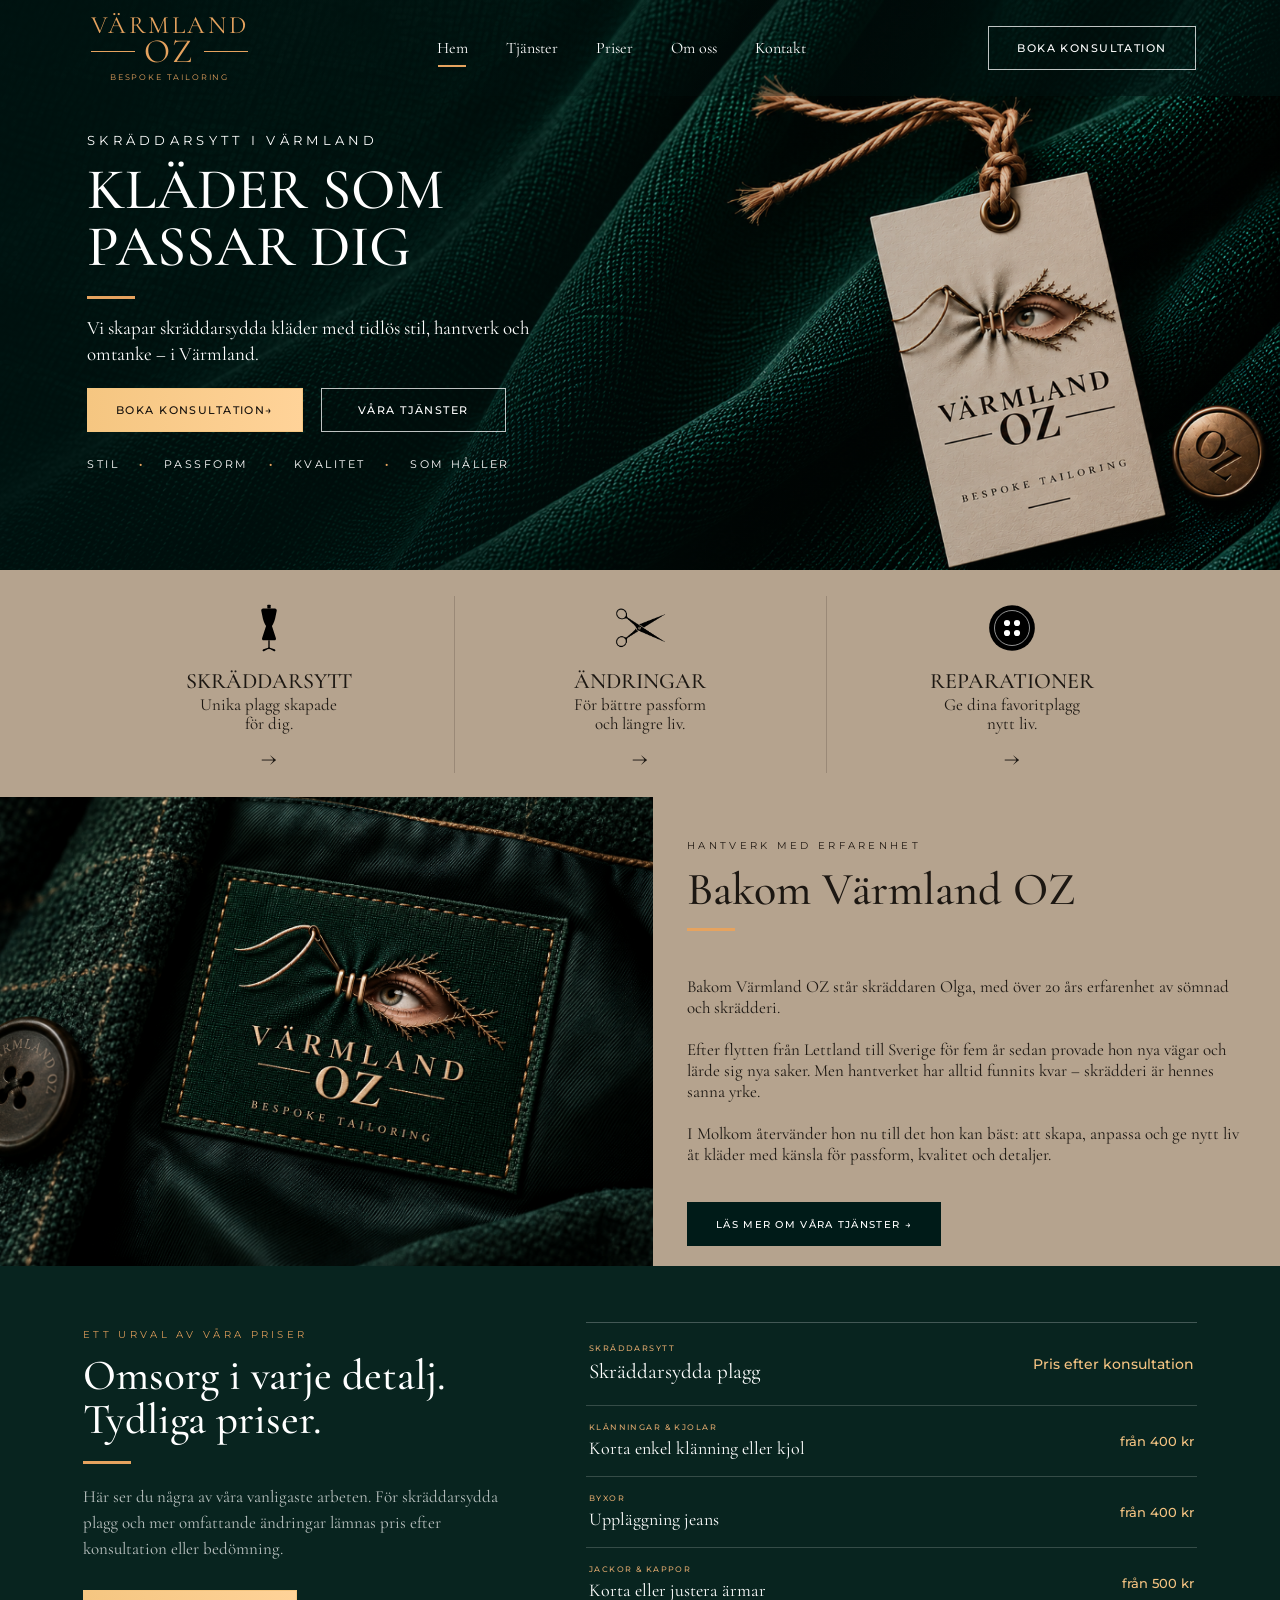
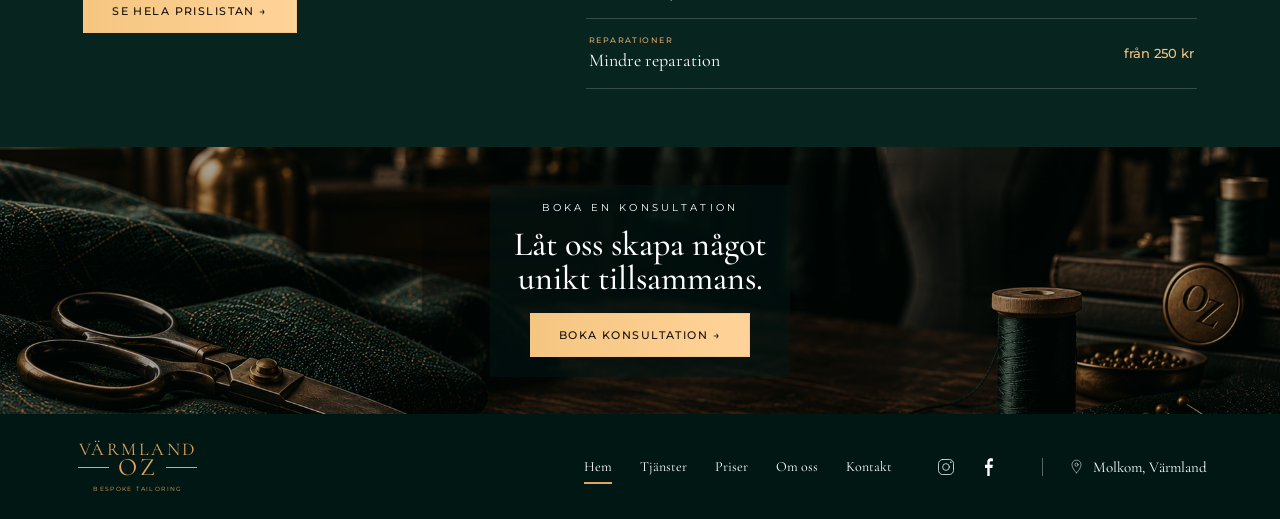
<file: Index.html>
<!doctype html>
<html lang="sv">
<head>
  <meta charset="utf-8" />
  <meta name="viewport" content="width=device-width, initial-scale=1" />
  <meta name="description" content="Värmland OZ – skräddarsytt, ändringar och reparationer i Värmland." />
  <title>Värmland OZ — Bespoke Tailoring</title>
  <link rel="preconnect" href="https://fonts.googleapis.com">
  <link rel="preconnect" href="https://fonts.gstatic.com" crossorigin>
  <link href="https://fonts.googleapis.com/css2?family=Cormorant+Garamond:wght@400;500;600&family=Montserrat:wght@400;500;600&display=swap" rel="stylesheet">
  <link rel="stylesheet" href="styles.css?v=8" />
</head>
<body>
  <header class="site-header" id="top">
    <a class="brand" href="#top" aria-label="Värmland OZ startsida">
      <span class="brand-top">VÄRMLAND</span>
      <span class="brand-main"><i></i>OZ<i></i></span>
      <span class="brand-sub">BESPOKE TAILORING</span>
    </a>

    <nav class="desktop-nav" aria-label="Huvudmeny">
      <a class="active" href="#top" data-i18n="nav.home">Hem</a>
      <a href="tjanster.html" data-i18n="nav.services">Tjänster</a>
      <a href="priser.html" data-i18n="nav.prices">Priser</a>
      <a href="#about" data-i18n="nav.about">Om oss</a>
      <a href="#contact" data-i18n="nav.contact">Kontakt</a>
    </nav>

    <div class="header-actions">
      <div class="language-switcher">
  <button class="language" type="button" aria-label="Byt språk" aria-haspopup="true" aria-expanded="false">
    <img class="globe-icon" src="assets/icons/globe.svg" alt="">
    <img class="flag-icon current-flag" src="assets/icons/flag-se.svg" alt="">
    <span class="current-lang">SV</span>
    <img class="chevron-icon" src="assets/icons/chevron-down.svg" alt="">
  </button>
  <div class="language-menu" role="menu" hidden>
    <button type="button" data-lang="sv"><img src="assets/icons/flag-se.svg" alt=""><span>Svenska</span><small>SV</small></button>
    <button type="button" data-lang="en"><img src="assets/icons/flag-gb.svg" alt=""><span>English</span><small>EN</small></button>
    <button type="button" data-lang="ru"><img src="assets/icons/flag-ru.svg" alt=""><span>Русский</span><small>RU</small></button>
  </div>
</div>
<a class="btn btn-outline desktop-book" href="https://script.google.com/macros/s/AKfycbz18TA--YGLsG0kHbS173jrMC9ok10OTdBmJp885Dc12YzWjy7zMIn8ZKbf1NQsIA8Z/exec" data-i18n="nav.book">Boka konsultation</a>
      <button class="menu-toggle" type="button" aria-label="Öppna meny" aria-expanded="false">
        <span></span><span></span><span></span>
      </button>
    </div>
  </header>

  <aside class="mobile-menu" aria-hidden="true">
    <div class="mobile-menu-top">
      <a class="brand brand-small" href="#top">
        <span class="brand-top">VÄRMLAND</span><span class="brand-main"><i></i>OZ<i></i></span><span class="brand-sub">BESPOKE TAILORING</span>
      </a>
      <button class="menu-close" type="button" aria-label="Stäng meny">×</button>
    </div>
    <nav aria-label="Mobilmeny">
      <a class="active" href="#top" data-i18n="nav.home">Hem</a>
      <a href="tjanster.html" data-i18n="nav.services">Tjänster</a>
      <a href="priser.html" data-i18n="nav.prices">Priser</a>
      <a href="#about" data-i18n="nav.about">Om oss</a>
      <a href="#contact" data-i18n="nav.contact">Kontakt</a>
    </nav>
    <hr>
    <div class="language-switcher mobile-language-switcher">
  <button class="language" type="button" aria-label="Byt språk" aria-haspopup="true" aria-expanded="false">
    <img class="globe-icon" src="assets/icons/globe.svg" alt="">
    <img class="flag-icon current-flag" src="assets/icons/flag-se.svg" alt="">
    <span class="current-lang">SV</span>
    <img class="chevron-icon" src="assets/icons/chevron-down.svg" alt="">
  </button>
  <div class="language-menu" role="menu" hidden>
    <button type="button" data-lang="sv"><img src="assets/icons/flag-se.svg" alt=""><span>Svenska</span><small>SV</small></button>
    <button type="button" data-lang="en"><img src="assets/icons/flag-gb.svg" alt=""><span>English</span><small>EN</small></button>
    <button type="button" data-lang="ru"><img src="assets/icons/flag-ru.svg" alt=""><span>Русский</span><small>RU</small></button>
  </div>
</div>
   <a class="btn btn-gold" href="https://script.google.com/macros/s/AKfycbz18TA--YGLsG0kHbS173jrMC9ok10OTdBmJp885Dc12YzWjy7zMIn8ZKbf1NQsIA8Z/exec" data-i18n="nav.bookArrow">Boka konsultation →</a>
<div class="socials">
  <a href="https://www.instagram.com/ozseamstress?stkn=aGR5ODV6bmNsZjZr"
     target="_blank"
     rel="noopener noreferrer"
     aria-label="Instagram">
    <img src="assets/icons/instagram.svg" alt="">
  </a>

  <a href="https://www.facebook.com/p/V%C3%A4rmland-OZ-61594386689216/"
     target="_blank"
     rel="noopener noreferrer"
     aria-label="Facebook">
    <img src="assets/icons/facebook.svg" alt="">
  </a>
</div>    
    <p class="location"><img src="assets/icons/location-pin.svg" alt=""><span>Molkom, Värmland</span></p>
  </aside>
  <div class="menu-backdrop" hidden></div>

  <main>
    <section class="hero">
      <picture class="hero-media" aria-hidden="true">
        <source media="(max-width: 650px)" srcset="assets/hero-mobile-v2.png">
        <img src="assets/hero-desktop-v2.png" alt="">
      </picture>
      <div class="hero-shade" aria-hidden="true"></div>
      <div class="hero-copy">
        <p class="eyebrow" data-i18n="hero.eyebrow">SKRÄDDARSYTT I VÄRMLAND</p>
        <h1 data-i18n-html="hero.title">KLÄDER SOM<br>PASSAR DIG</h1>
        <div class="gold-rule"></div>
        <p class="lead" data-i18n="hero.lead">Vi skapar skräddarsydda kläder med tidlös stil, hantverk och omtanke – i Värmland.</p>
        <div class="hero-buttons">
         <a class="btn btn-gold" href="https://script.google.com/macros/s/AKfycbz18TA--YGLsG0kHbS173jrMC9ok10OTdBmJp885Dc12YzWjy7zMIn8ZKbf1NQsIA8Z/exec">Boka konsultation <span>→</span></a>
          <a class="btn btn-outline" href="tjanster.html" data-i18n="hero.services">Våra tjänster</a>
        </div>
        <p class="values" data-i18n-html="hero.values">STIL <b>·</b> PASSFORM <b>·</b> KVALITET <b>·</b> SOM HÅLLER</p>
      </div>
    </section>

    <section class="services" id="services">
      <article>
        <div class="service-icon" aria-hidden="true"><img src="assets/icons/mannequin.svg" alt=""></div>
        <h2 data-i18n="service.custom">SKRÄDDARSYTT</h2>
        <p data-i18n-html="service.customText">Unika plagg skapade<br>för dig.</p>
        <a href="tjanster.html#skraddarsytt" aria-label="Skräddarsytt">→</a>
      </article>
      <article>
        <div class="service-icon" aria-hidden="true"><img src="assets/icons/scissors.svg" alt=""></div>
        <h2 data-i18n="service.alter">ÄNDRINGAR</h2>
        <p data-i18n-html="service.alterText">För bättre passform<br>och längre liv.</p>
        <a href="tjanster.html#andringar" aria-label="Ändringar">→</a>
      </article>
      <article>
        <div class="service-icon" aria-hidden="true"><img src="assets/icons/button.svg" alt=""></div>
        <h2 data-i18n="service.repair">REPARATIONER</h2>
        <p data-i18n-html="service.repairText">Ge dina favoritplagg<br>nytt liv.</p>
        <a href="tjanster.html#reparationer" aria-label="Reparationer">→</a>
      </article>
    </section>

<section class="about" id="about">
  <div class="about-image">
    <img
      src="assets/craftsmanship-v2.png"
      alt="Detalj av Värmland OZ skrädderiarbete"
    />
  </div>

  <div class="about-copy">
    <p class="eyebrow dark" data-i18n="about.eyebrow">
      HANTVERK MED ERFARENHET
    </p>

    <h2 data-i18n="about.title">
      Bakom Värmland OZ
    </h2>

    <div class="gold-rule"></div>

    <div class="about-text-row">
      <p data-i18n-html="about.text">
        Bakom Värmland OZ står skräddaren Olga, med över 20 års
        erfarenhet av sömnad och skrädderi.<br><br>

        Efter flytten från Lettland till Sverige för fem år sedan
        provade hon nya vägar och lärde sig nya saker. Men hantverket
        har alltid funnits kvar – skrädderi är hennes yrke.<br><br>

        I Molkom återvänder hon nu till det hon kan bäst: att skapa,
        anpassa och ge nytt liv åt kläder med känsla för passform,
        kvalitet och detaljer.
      </p>
    </div>

    <a
      class="btn btn-dark"
      href="tjanster.html"
      data-i18n="about.services"
    >
      Läs mer om våra tjänster →
    </a>
  </div>
</section>

<section class="home-price-teaser" id="prices">
  <div class="price-teaser-intro">
    <p class="eyebrow" data-i18n="homePrices.eyebrow">
      ETT URVAL AV VÅRA PRISER
    </p>

    <h2 data-i18n-html="homePrices.title">
      Omsorg i varje detalj.<br>Tydliga priser.
    </h2>

    <div class="gold-rule"></div>

    <p data-i18n="homePrices.intro">
      Här ser du några av våra vanligaste arbeten. För skräddarsydda
      plagg och mer omfattande ändringar lämnas pris efter konsultation
      eller bedömning.
    </p>

    <a
      class="btn btn-gold"
      href="priser.html"
      data-i18n="prices.seeAll"
    >
      Se hela prislistan →
    </a>
  </div>

  <div
    class="price-teaser-list"
    aria-label="Exempel på priser"
  >
    <a
      class="price-teaser-row featured-price"
      href="priser.html#skraddarsytt"
    >
      <span class="price-teaser-name">
        <small data-i18n="homePrices.customCategory">
          SKRÄDDARSYTT
        </small>
        <span data-i18n="homePrices.custom">
          Skräddarsydda plagg
        </span>
      </span>

      <strong data-i18n="homePrices.customPrice">
        Pris efter konsultation
      </strong>
    </a>

    <a class="price-teaser-row" href="priser.html">
      <span class="price-teaser-name">
        <small data-i18n="homePrices.dressesCategory">
          KLÄNNINGAR &amp; KJOLAR
        </small>
        <span data-i18n="homePrices.dresses">
          Korta enkel klänning eller kjol
        </span>
      </span>

      <strong data-i18n="homePrices.dressesPrice">
        från 400 kr
      </strong>
    </a>

    <a class="price-teaser-row" href="priser.html">
      <span class="price-teaser-name">
        <small data-i18n="homePrices.trousersCategory">
          BYXOR
        </small>
        <span data-i18n="homePrices.trousers">
          Uppläggning jeans
        </span>
      </span>

      <strong data-i18n="homePrices.trousersPrice">
        300 kr
      </strong>
    </a>

    <a class="price-teaser-row" href="priser.html">
      <span class="price-teaser-name">
        <small data-i18n="homePrices.jacketsCategory">
          JACKOR &amp; KAPPOR
        </small>
        <span data-i18n="homePrices.jackets">
          Korta eller justera ärmar
        </span>
      </span>

      <strong data-i18n="homePrices.jacketsPrice">
        från 500 kr
      </strong>
    </a>

    <a class="price-teaser-row" href="priser.html">
      <span class="price-teaser-name">
        <small data-i18n="homePrices.repairsCategory">
          REPARATIONER
        </small>
        <span data-i18n="homePrices.repairs">
          Mindre reparation
        </span>
      </span>

      <strong data-i18n="homePrices.repairsPrice">
        från 250 kr
      </strong>
    </a>
  </div>
</section>

    <section class="booking" id="contact">
      <div class="booking-overlay"></div>
      <div class="booking-copy">
        <p class="eyebrow" data-i18n="booking.eyebrow">BOKA EN KONSULTATION</p>
        <h2 data-i18n-html="booking.title">Låt oss skapa något<br>unikt tillsammans.</h2>
     <a class="btn btn-gold" href="https://script.google.com/macros/s/AKfycbz18TA--YGLsG0kHbS173jrMC9ok10OTdBmJp885Dc12YzWjy7zMIn8ZKbf1NQsIA8Z/exec" data-i18n="nav.bookArrow">Boka konsultation →</a>
      </div>
    </section>
  </main>

  <footer class="footer">
    <a class="brand brand-small" href="#top">
      <span class="brand-top">VÄRMLAND</span><span class="brand-main"><i></i>OZ<i></i></span><span class="brand-sub">BESPOKE TAILORING</span>
    </a>
    <nav><a class="active" href="#top" data-i18n="nav.home">Hem</a><a href="tjanster.html" data-i18n="nav.services">Tjänster</a><a href="priser.html" data-i18n="nav.prices">Priser</a><a href="#about" data-i18n="nav.about">Om oss</a><a href="#contact" data-i18n="nav.contact">Kontakt</a></nav>
<div class="socials">
  <a href="https://www.instagram.com/ozseamstress?stkn=aGR5ODV6bmNsZjZr"
     target="_blank"
     rel="noopener noreferrer"
     aria-label="Instagram">
    <img src="assets/icons/instagram.svg" alt="">
  </a>

  <a href="https://www.facebook.com/p/V%C3%A4rmland-OZ-61594386689216/"
     target="_blank"
     rel="noopener noreferrer"
     aria-label="Facebook">
    <img src="assets/icons/facebook.svg" alt="">
  </a>
</div>    <p class="location"><img src="assets/icons/location-pin.svg" alt=""><span>Molkom, Värmland</span></p>
  </footer>

  <script src="script.js?v=8"></script>
</body>
</html>
</file>
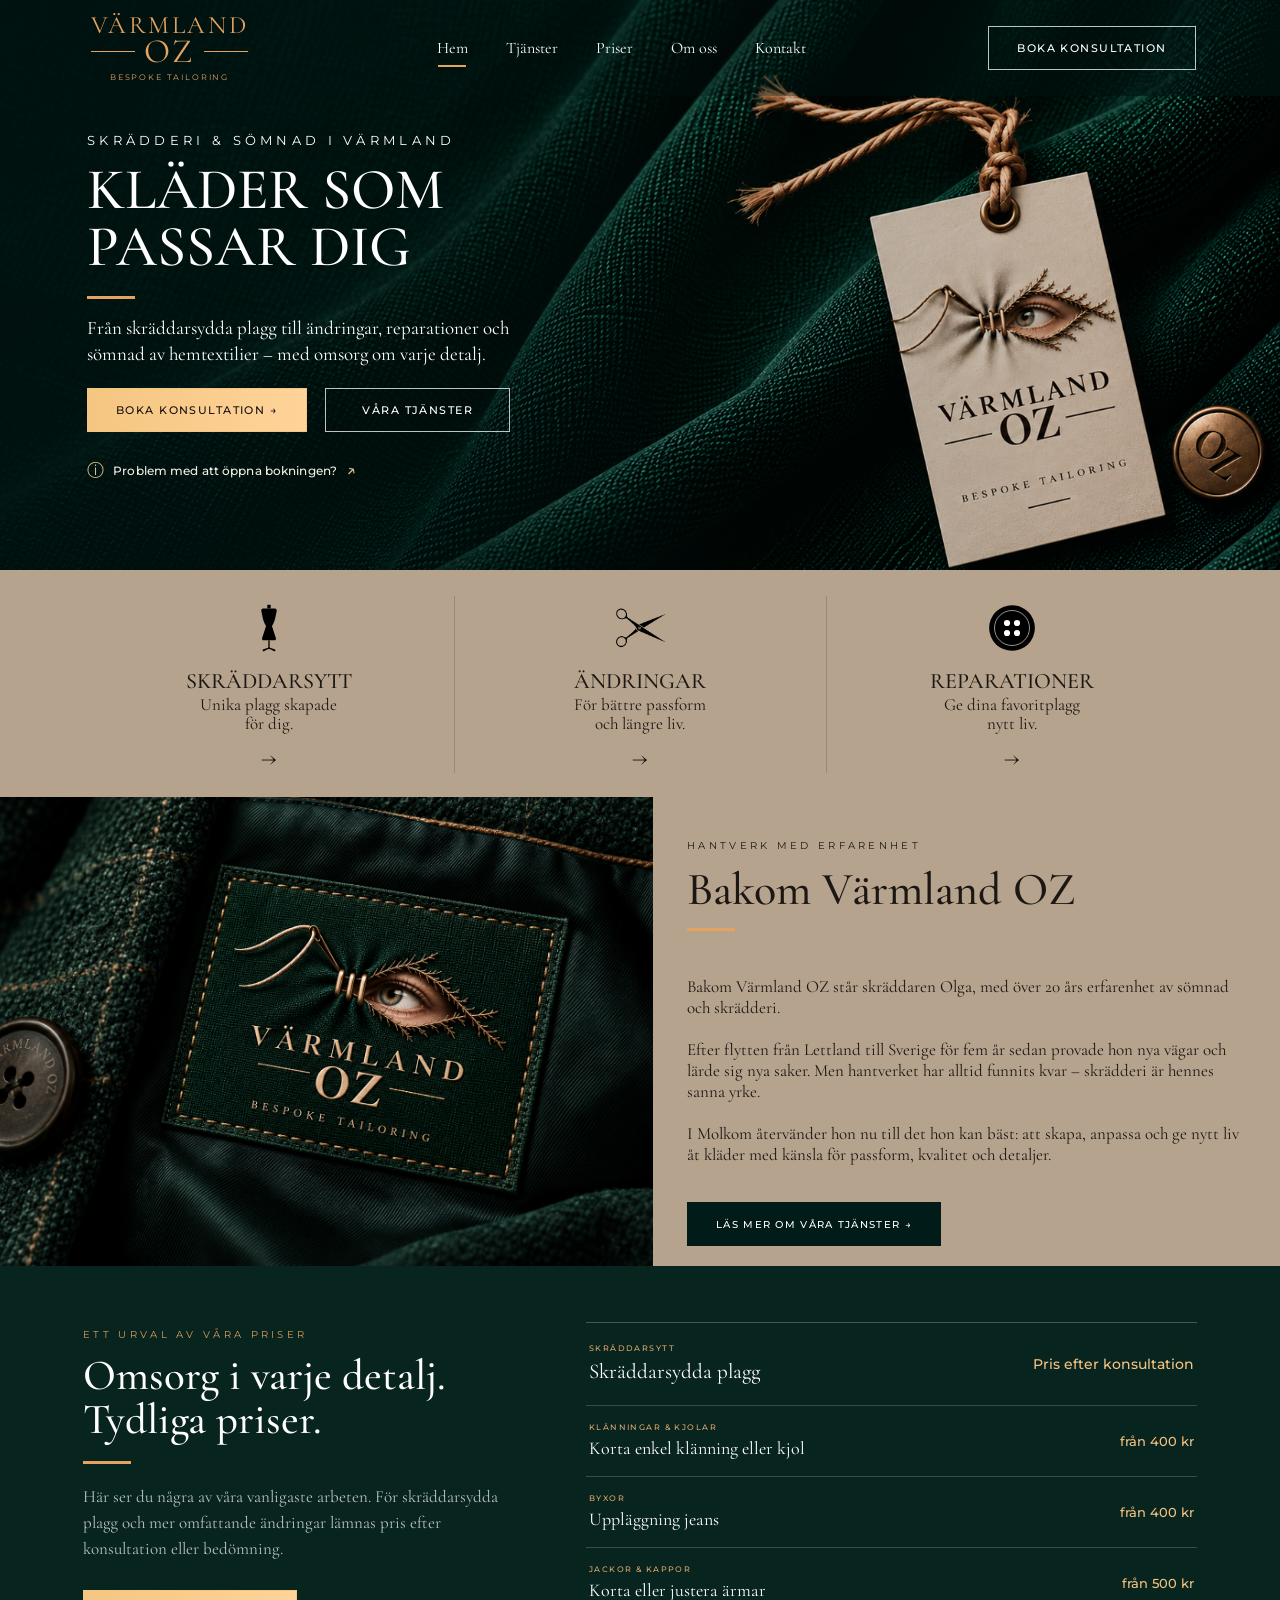
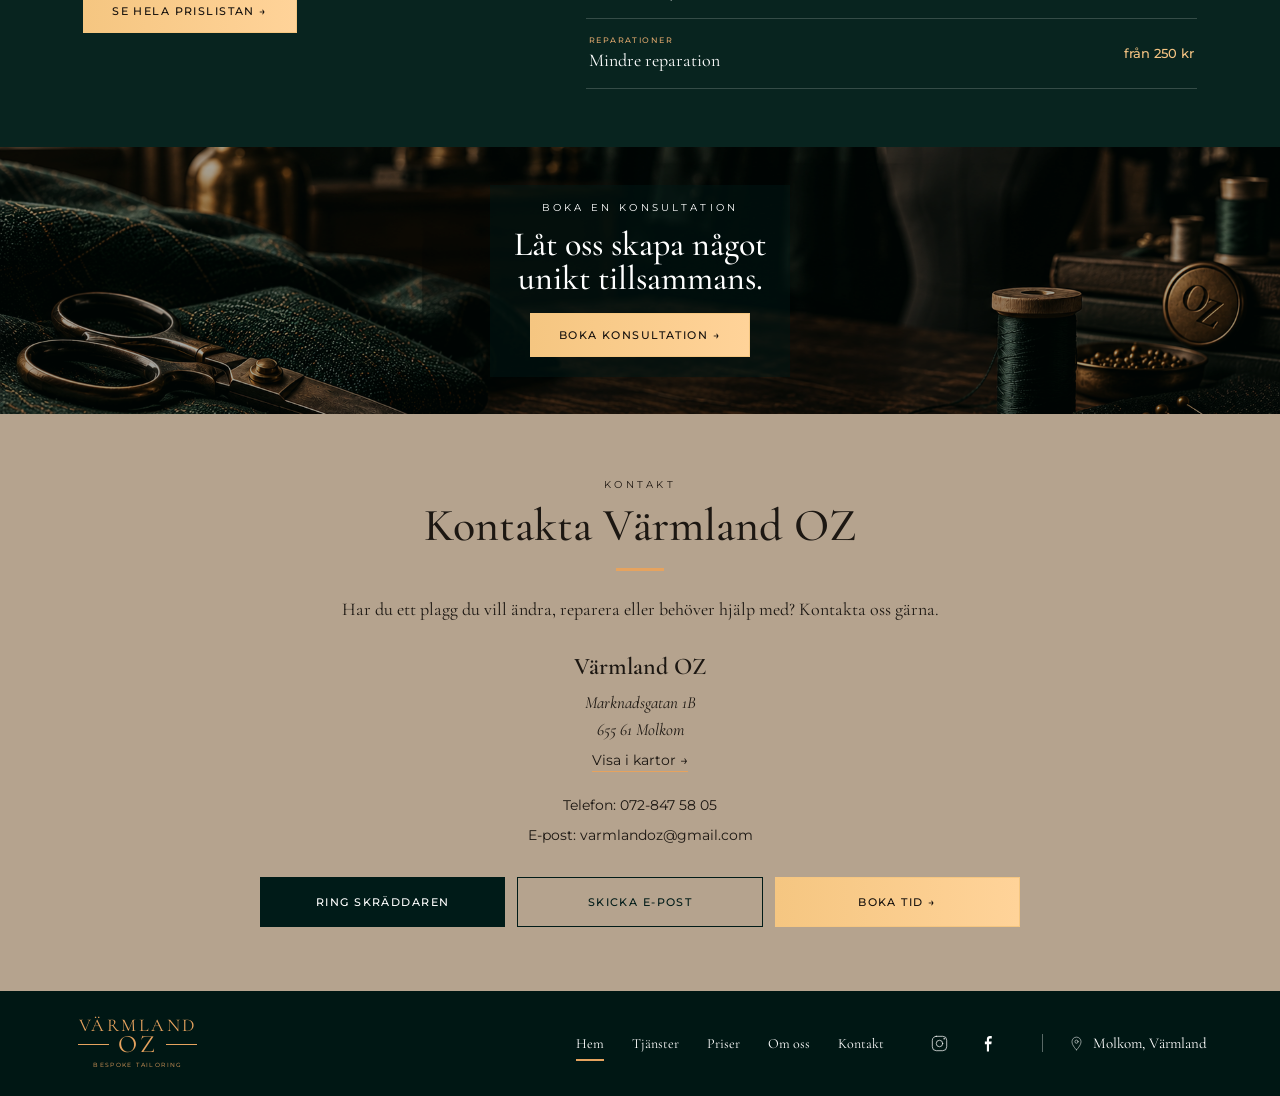
<file: index.html>
<!doctype html>
<html lang="sv">
<head>
  <meta charset="utf-8" />
  <meta name="viewport" content="width=device-width, initial-scale=1" />
  <meta name="description" content="Värmland OZ är ett skrädderi i Molkom, Värmland. Skräddarsytt, klädändringar och reparationer med fokus på passform, kvalitet och hantverk." />
<title>Skräddare i Värmland | Värmland OZ i Molkom</title>
  <link rel="preconnect" href="https://fonts.googleapis.com">
  <link rel="preconnect" href="https://fonts.gstatic.com" crossorigin>
  <link href="https://fonts.googleapis.com/css2?family=Cormorant+Garamond:wght@400;500;600&family=Montserrat:wght@400;500;600&display=swap" rel="stylesheet">
  <link rel="stylesheet" href="styles.css?v=16" />
  <link rel="stylesheet" href="contact-v11.css?v=16" />
<script type="application/ld+json">
{
  "@context": "https://schema.org",
  "@type": "LocalBusiness",
  "name": "Värmland OZ",
  "description": "Skrädderi i Molkom, Värmland med skräddarsytt, klädändringar och reparationer.",
  "telephone": "+46728475805",
  "email": "varmlandoz@gmail.com",
  "address": {
    "@type": "PostalAddress",
    "streetAddress": "Marknadsgatan 1B",
    "postalCode": "655 61",
    "addressLocality": "Molkom",
    "addressRegion": "Värmland",
    "addressCountry": "SE"
  },
  "areaServed": {
    "@type": "AdministrativeArea",
    "name": "Värmland"
  }
}
</script>
    <!-- Värmland OZ – webbplatsikon -->
  <link
    rel="icon"
    type="image/png"
    sizes="512x512"
    href="./assets/icons/favicon.png?v=1"
  >

  <link
    rel="apple-touch-icon"
    sizes="180x180"
    href="./assets/icons/favicon.png?v=1"
  >

  <meta name="theme-color" content="#123f35">

<style>
/* Värmland OZ – diskret bokningshjälp i hero */
.oz-booking-help-trigger{display:inline-flex;align-items:center;gap:9px;margin-top:21px;padding:5px 0;border:0;background:transparent;color:#f4f0e7;font:500 12px/1.5 Montserrat,sans-serif;letter-spacing:.01em;cursor:pointer;text-align:left}
.oz-booking-help-trigger span{color:#d4bd8c;font-size:17px}
.oz-booking-help-trigger:hover,.oz-booking-help-trigger:focus-visible{text-decoration:underline;text-underline-offset:4px}
.oz-help-backdrop[hidden]{display:none!important}
.oz-help-backdrop{position:fixed;inset:0;z-index:99999;background:rgba(0,0,0,.65);display:flex;align-items:center;justify-content:center;padding:20px}
.oz-help-dialog{position:relative;box-sizing:border-box;width:min(100%,450px);max-height:calc(100vh - 40px);overflow:auto;padding:30px;background:#12372e;border:1px solid rgba(212,189,140,.45);border-radius:10px;box-shadow:0 18px 65px rgba(0,0,0,.45);color:#f4f0e7;font-family:Montserrat,sans-serif}
.oz-help-dialog h2{font:600 24px/1.2 'Cormorant Garamond',serif;margin:0 30px 15px 0;color:#f4f0e7}
.oz-help-dialog p{font:400 13px/1.8 Montserrat,sans-serif;margin:0 0 20px;color:#f4f0e7}
.oz-help-close{position:absolute;top:12px;right:14px;border:0;background:none;color:#f4f0e7;font-size:27px;cursor:pointer}
.oz-help-copy{background:#f2c989;color:#17241e;border:0;padding:12px 16px;cursor:pointer;font:500 12px Montserrat,sans-serif}
.oz-help-copy-status{display:block;min-height:1.5em;margin-top:12px;font-size:12px;overflow-wrap:anywhere}
@media(max-width:650px){.oz-booking-help-trigger{font-size:11px;margin-top:14px}.oz-help-dialog{padding:25px 20px}}
</style>
</head>
<body>
  <header class="site-header" id="top">
    <a class="brand" href="#top" aria-label="Värmland OZ startsida">
      <span class="brand-top">VÄRMLAND</span>
      <span class="brand-main"><i></i>OZ<i></i></span>
      <span class="brand-sub">BESPOKE TAILORING</span>
    </a>

    <nav class="desktop-nav" aria-label="Huvudmeny">
      <a class="active" href="#top" data-i18n="nav.home">Hem</a>
      <a href="tjanster.html" data-i18n="nav.services">Tjänster</a>
      <a href="priser.html" data-i18n="nav.prices">Priser</a>
      <a href="#about" data-i18n="nav.about">Om oss</a>
      <a href="#contact" data-i18n="nav.contact">Kontakt</a>
    </nav>

    <div class="header-actions">
      <div class="language-switcher">
  <button class="language" type="button" aria-label="Byt språk" aria-haspopup="true" aria-expanded="false">
    <img class="globe-icon" src="assets/icons/globe.svg" alt="">
    <img class="flag-icon current-flag" src="assets/icons/flag-se.svg" alt="">
    <span class="current-lang">SV</span>
    <img class="chevron-icon" src="assets/icons/chevron-down.svg" alt="">
  </button>
  <div class="language-menu" role="menu" hidden>
    <button type="button" data-lang="sv"><img src="assets/icons/flag-se.svg" alt=""><span>Svenska</span><small>SV</small></button>
    <button type="button" data-lang="en"><img src="assets/icons/flag-gb.svg" alt=""><span>English</span><small>EN</small></button>
    <button type="button" data-lang="ru"><img src="assets/icons/flag-ru.svg" alt=""><span>Русский</span><small>RU</small></button>
  </div>
</div>
<a class="btn btn-outline desktop-book" href="https://script.google.com/macros/s/AKfycbz18TA--YGLsG0kHbS173jrMC9ok10OTdBmJp885Dc12YzWjy7zMIn8ZKbf1NQsIA8Z/exec" data-i18n="nav.book">Boka konsultation</a>
      <button class="menu-toggle" type="button" aria-label="Öppna meny" aria-expanded="false">
        <span></span><span></span><span></span>
      </button>
    </div>
  </header>

  <aside class="mobile-menu" aria-hidden="true">
    <div class="mobile-menu-top">
      <a class="brand brand-small" href="#top">
        <span class="brand-top">VÄRMLAND</span><span class="brand-main"><i></i>OZ<i></i></span><span class="brand-sub">BESPOKE TAILORING</span>
      </a>
      <button class="menu-close" type="button" aria-label="Stäng meny">×</button>
    </div>
    <nav aria-label="Mobilmeny">
      <a class="active" href="#top" data-i18n="nav.home">Hem</a>
      <a href="tjanster.html" data-i18n="nav.services">Tjänster</a>
      <a href="priser.html" data-i18n="nav.prices">Priser</a>
      <a href="#about" data-i18n="nav.about">Om oss</a>
      <a href="#contact" data-i18n="nav.contact">Kontakt</a>
    </nav>
    <hr>
    <div class="language-switcher mobile-language-switcher">
  <button class="language" type="button" aria-label="Byt språk" aria-haspopup="true" aria-expanded="false">
    <img class="globe-icon" src="assets/icons/globe.svg" alt="">
    <img class="flag-icon current-flag" src="assets/icons/flag-se.svg" alt="">
    <span class="current-lang">SV</span>
    <img class="chevron-icon" src="assets/icons/chevron-down.svg" alt="">
  </button>
  <div class="language-menu" role="menu" hidden>
    <button type="button" data-lang="sv"><img src="assets/icons/flag-se.svg" alt=""><span>Svenska</span><small>SV</small></button>
    <button type="button" data-lang="en"><img src="assets/icons/flag-gb.svg" alt=""><span>English</span><small>EN</small></button>
    <button type="button" data-lang="ru"><img src="assets/icons/flag-ru.svg" alt=""><span>Русский</span><small>RU</small></button>
  </div>
</div>
   <a class="btn btn-gold" href="https://script.google.com/macros/s/AKfycbz18TA--YGLsG0kHbS173jrMC9ok10OTdBmJp885Dc12YzWjy7zMIn8ZKbf1NQsIA8Z/exec" data-i18n="nav.bookArrow">Boka konsultation →</a>
<div class="socials">
  <a href="https://www.instagram.com/ozseamstress?stkn=aGR5ODV6bmNsZjZr"
     target="_blank"
     rel="noopener noreferrer"
     aria-label="Instagram">
    <img src="assets/icons/instagram.svg" alt="">
  </a>

  <a href="https://www.facebook.com/p/V%C3%A4rmland-OZ-61594386689216/"
     target="_blank"
     rel="noopener noreferrer"
     aria-label="Facebook" class="facebook-social">
    <img src="assets/icons/facebook.svg" alt="">
  </a>
</div>    
    <p class="location"><img src="assets/icons/location-pin.svg" alt=""><span>Molkom, Värmland</span></p>
  </aside>
  <div class="menu-backdrop" hidden></div>

  <main>
    <section class="hero">
      <picture class="hero-media" aria-hidden="true">
        <source media="(max-width: 650px)" srcset="assets/hero-mobile-v2.png">
        <img src="assets/hero-desktop-v2.png" alt="">
      </picture>
      <div class="hero-shade" aria-hidden="true"></div>
      <div class="hero-copy">
        <p class="eyebrow" >SKRÄDDERI &amp; SÖMNAD I VÄRMLAND</p>
        <h1 data-i18n-html="hero.title">KLÄDER SOM<br>PASSAR DIG</h1>
        <div class="gold-rule"></div>
        <p class="lead" >Från skräddarsydda plagg till ändringar, reparationer och sömnad av hemtextilier – med omsorg om varje detalj.</p>
        <div class="hero-buttons">
         <a class="btn btn-gold" href="https://script.google.com/macros/s/AKfycbz18TA--YGLsG0kHbS173jrMC9ok10OTdBmJp885Dc12YzWjy7zMIn8ZKbf1NQsIA8Z/exec" data-i18n="nav.bookArrow">Boka konsultation →</a>
          <a class="btn btn-outline" href="tjanster.html" data-i18n="hero.services">Våra tjänster</a>
        </div>
        <button class="oz-booking-help-trigger" type="button" id="oz-help-open" aria-haspopup="dialog" aria-controls="oz-booking-help-dialog"><span aria-hidden="true">ⓘ</span> Problem med att öppna bokningen? <span aria-hidden="true">↗</span></button>
      </div>
    </section>

    <section class="services" id="services">
      <article>
        <div class="service-icon" aria-hidden="true"><img src="assets/icons/mannequin.svg" alt=""></div>
        <h2 data-i18n="service.custom">SKRÄDDARSYTT</h2>
        <p data-i18n-html="service.customText">Unika plagg skapade<br>för dig.</p>
        <a href="tjanster.html#skraddarsytt" aria-label="Skräddarsytt">→</a>
      </article>
      <article>
        <div class="service-icon" aria-hidden="true"><img src="assets/icons/scissors.svg" alt=""></div>
        <h2 data-i18n="service.alter">ÄNDRINGAR</h2>
        <p data-i18n-html="service.alterText">För bättre passform<br>och längre liv.</p>
        <a href="tjanster.html#andringar" aria-label="Ändringar">→</a>
      </article>
      <article>
        <div class="service-icon" aria-hidden="true"><img src="assets/icons/button.svg" alt=""></div>
        <h2 data-i18n="service.repair">REPARATIONER</h2>
        <p data-i18n-html="service.repairText">Ge dina favoritplagg<br>nytt liv.</p>
        <a href="tjanster.html#reparationer" aria-label="Reparationer">→</a>
      </article>
    </section>

<section class="about" id="about">
  <div class="about-image">
    <img
      src="assets/craftsmanship-v2.png"
      alt="Detalj av Värmland OZ skrädderiarbete"
    />
  </div>

  <div class="about-copy">
    <p class="eyebrow dark" data-i18n="about.eyebrow">
      HANTVERK MED ERFARENHET
    </p>

    <h2 data-i18n="about.title">
      Bakom Värmland OZ
    </h2>

    <div class="gold-rule"></div>

    <div class="about-text-row">
      <p data-i18n-html="about.text">
        Bakom Värmland OZ står skräddaren Olga, med över 20 års
        erfarenhet av sömnad och skrädderi.<br><br>

        Efter flytten från Lettland till Sverige för fem år sedan
        provade hon nya vägar och lärde sig nya saker. Men hantverket
        har alltid funnits kvar – skrädderi är hennes sanna yrke.<br><br>

        I Molkom återvänder hon nu till det hon kan bäst: att skapa,
        anpassa och ge nytt liv åt kläder med känsla för passform,
        kvalitet och detaljer.
      </p>
    </div>

    <a
      class="btn btn-dark"
      href="tjanster.html"
      data-i18n="about.services"
    >
      Läs mer om våra tjänster →
    </a>
  </div>
</section>

<section class="home-price-teaser" id="prices">
  <div class="price-teaser-intro">
    <p class="eyebrow" data-i18n="homePrices.eyebrow">
      ETT URVAL AV VÅRA PRISER
    </p>

    <h2 data-i18n-html="homePrices.title">
      Omsorg i varje detalj.<br>Tydliga priser.
    </h2>

    <div class="gold-rule"></div>

    <p data-i18n="homePrices.intro">
      Här ser du några av våra vanligaste arbeten. För skräddarsydda
      plagg och mer omfattande ändringar lämnas pris efter konsultation
      eller bedömning.
    </p>

    <a
      class="btn btn-gold"
      href="priser.html"
      data-i18n="prices.seeAll"
    >
      Se hela prislistan →
    </a>
  </div>

  <div
    class="price-teaser-list"
    aria-label="Exempel på priser"
  >
    <a
      class="price-teaser-row featured-price"
      href="priser.html#skraddarsytt"
    >
      <span class="price-teaser-name">
        <small data-i18n="homePrices.customCategory">
          SKRÄDDARSYTT
        </small>
        <span data-i18n="homePrices.custom">
          Skräddarsydda plagg
        </span>
      </span>

      <strong data-i18n="homePrices.customPrice">
        Pris efter konsultation
      </strong>
    </a>

    <a class="price-teaser-row" href="priser.html">
      <span class="price-teaser-name">
        <small data-i18n="homePrices.dressesCategory">
          KLÄNNINGAR &amp; KJOLAR
        </small>
        <span data-i18n="homePrices.dresses">
          Korta enkel klänning eller kjol
        </span>
      </span>

      <strong data-i18n="homePrices.dressesPrice">
        från 400 kr
      </strong>
    </a>

    <a class="price-teaser-row" href="priser.html">
      <span class="price-teaser-name">
        <small data-i18n="homePrices.trousersCategory">
          BYXOR
        </small>
        <span data-i18n="homePrices.trousers">
          Uppläggning jeans
        </span>
      </span>

      <strong data-i18n="homePrices.trousersPrice">
        300 kr
      </strong>
    </a>

    <a class="price-teaser-row" href="priser.html">
      <span class="price-teaser-name">
        <small data-i18n="homePrices.jacketsCategory">
          JACKOR &amp; KAPPOR
        </small>
        <span data-i18n="homePrices.jackets">
          Korta eller justera ärmar
        </span>
      </span>

      <strong data-i18n="homePrices.jacketsPrice">
        från 500 kr
      </strong>
    </a>

    <a class="price-teaser-row" href="priser.html">
      <span class="price-teaser-name">
        <small data-i18n="homePrices.repairsCategory">
          REPARATIONER
        </small>
        <span data-i18n="homePrices.repairs">
          Mindre reparation
        </span>
      </span>

      <strong data-i18n="homePrices.repairsPrice">
        från 250 kr
      </strong>
    </a>
  </div>
</section>

    <section class="booking" id="booking">
      <div class="booking-overlay"></div>
      <div class="booking-copy">
        <p class="eyebrow" data-i18n="booking.eyebrow">BOKA EN KONSULTATION</p>
        <h2 data-i18n-html="booking.title">Låt oss skapa något<br>unikt tillsammans.</h2>
     <a class="btn btn-gold" href="https://script.google.com/macros/s/AKfycbz18TA--YGLsG0kHbS173jrMC9ok10OTdBmJp885Dc12YzWjy7zMIn8ZKbf1NQsIA8Z/exec" data-i18n="nav.bookArrow">Boka konsultation →</a>
      </div>
    </section>

    <section class="contact-section" id="contact">
      <div class="contact-inner">
        <p class="eyebrow dark" data-i18n="contact.eyebrow">KONTAKT</p>
        <h2 data-i18n="contact.title">Kontakta Värmland OZ</h2>
        <div class="gold-rule"></div>

        <p class="contact-lead" data-i18n="contact.text">
          Har du ett plagg du vill ändra, reparera eller behöver hjälp med? Kontakta oss gärna.
        </p>

        <div class="contact-details">
          <strong>Värmland OZ</strong>
          <address>
            Marknadsgatan 1B<br>
            655 61 Molkom
          </address>
          <a
            class="contact-map"
            href="https://www.google.com/maps/search/?api=1&query=Marknadsgatan%201B%2C%20655%2061%20Molkom"
            target="_blank"
            rel="noopener noreferrer"
            data-i18n="contact.map"
          >Visa i kartor →</a>

          <p class="contact-lines">
            <span><span data-i18n="contact.phoneLabel">Telefon:</span> <a href="tel:+46728475805">072-847 58 05</a></span>
            <span><span data-i18n="contact.emailLabel">E-post:</span> <a href="mailto:varmlandoz@gmail.com">varmlandoz@gmail.com</a></span>
          </p>
        </div>

        <div class="contact-actions">
          <a class="btn btn-dark" href="tel:+46728475805" data-i18n="contact.call">Ring skräddaren</a>
          <a class="btn btn-outline-contact" href="mailto:varmlandoz@gmail.com" data-i18n="contact.email">Skicka e-post</a>
          <a class="btn btn-gold" href="https://script.google.com/macros/s/AKfycbz18TA--YGLsG0kHbS173jrMC9ok10OTdBmJp885Dc12YzWjy7zMIn8ZKbf1NQsIA8Z/exec" data-i18n="contact.book">Boka tid →</a>
        </div>
      </div>
    </section>

  </main>

  <footer class="footer">
    <a class="brand brand-small" href="#top">
      <span class="brand-top">VÄRMLAND</span><span class="brand-main"><i></i>OZ<i></i></span><span class="brand-sub">BESPOKE TAILORING</span>
    </a>
    <nav><a class="active" href="#top" data-i18n="nav.home">Hem</a><a href="tjanster.html" data-i18n="nav.services">Tjänster</a><a href="priser.html" data-i18n="nav.prices">Priser</a><a href="#about" data-i18n="nav.about">Om oss</a><a href="#contact" data-i18n="nav.contact">Kontakt</a></nav>
<div class="socials">
  <a href="https://www.instagram.com/ozseamstress?stkn=aGR5ODV6bmNsZjZr"
     target="_blank"
     rel="noopener noreferrer"
     aria-label="Instagram">
    <img src="assets/icons/instagram.svg" alt="">
  </a>

  <a href="https://www.facebook.com/p/V%C3%A4rmland-OZ-61594386689216/"
     target="_blank"
     rel="noopener noreferrer"
     aria-label="Facebook" class="facebook-social">
    <img src="assets/icons/facebook.svg" alt="">
  </a>
</div>    <p class="location"><img src="assets/icons/location-pin.svg" alt=""><span>Molkom, Värmland</span></p>
  </footer>

  <script src="script.js?v=16"></script>
<div class="oz-help-backdrop" id="oz-booking-help-dialog" hidden>
  <section class="oz-help-dialog" role="dialog" aria-modal="true" aria-labelledby="oz-help-title">
    <button class="oz-help-close" type="button" id="oz-help-close" aria-label="Stäng">×</button>
    <h2 id="oz-help-title">Problem med att öppna bokningen?</h2>
    <p>Om du har flera Google-konton inloggade samtidigt kan bokningssidan ibland visa ett felmeddelande. Kopiera bokningslänken och öppna den i ett privat fönster (inkognitoläge), eller prova en annan webbläsare där du inte har flera Google-konton inloggade.</p>
    <button class="oz-help-copy" type="button" id="oz-help-copy">Kopiera bokningslänk ↗</button>
    <span class="oz-help-copy-status" id="oz-help-copy-status" role="status" aria-live="polite"></span>
  </section>
</div>
<script>
(function(){
 const open=document.getElementById('oz-help-open'),overlay=document.getElementById('oz-booking-help-dialog'),close=document.getElementById('oz-help-close'),copy=document.getElementById('oz-help-copy'),status=document.getElementById('oz-help-copy-status');
 if(!open||!overlay)return;
 function hide(){overlay.hidden=true;document.body.style.overflow='';open.focus()}
 open.addEventListener('click',()=>{overlay.hidden=false;document.body.style.overflow='hidden';close.focus()});
 close.addEventListener('click',hide);
 overlay.addEventListener('click',e=>{if(e.target===overlay)hide()});
 document.addEventListener('keydown',e=>{if(e.key==='Escape'&&!overlay.hidden)hide()});
 copy.addEventListener('click',async()=>{
  const link=document.querySelector('.hero-buttons a.btn-gold')?.href;
  if(!link)return;
  try{await navigator.clipboard.writeText(link);status.textContent='Länken kopierad! Öppna ett privat fönster och klistra in den där.'}
  catch(e){status.textContent='Kopiera länken manuellt: '+link}
 });
})();
</script>
</body>
</html>
</file>
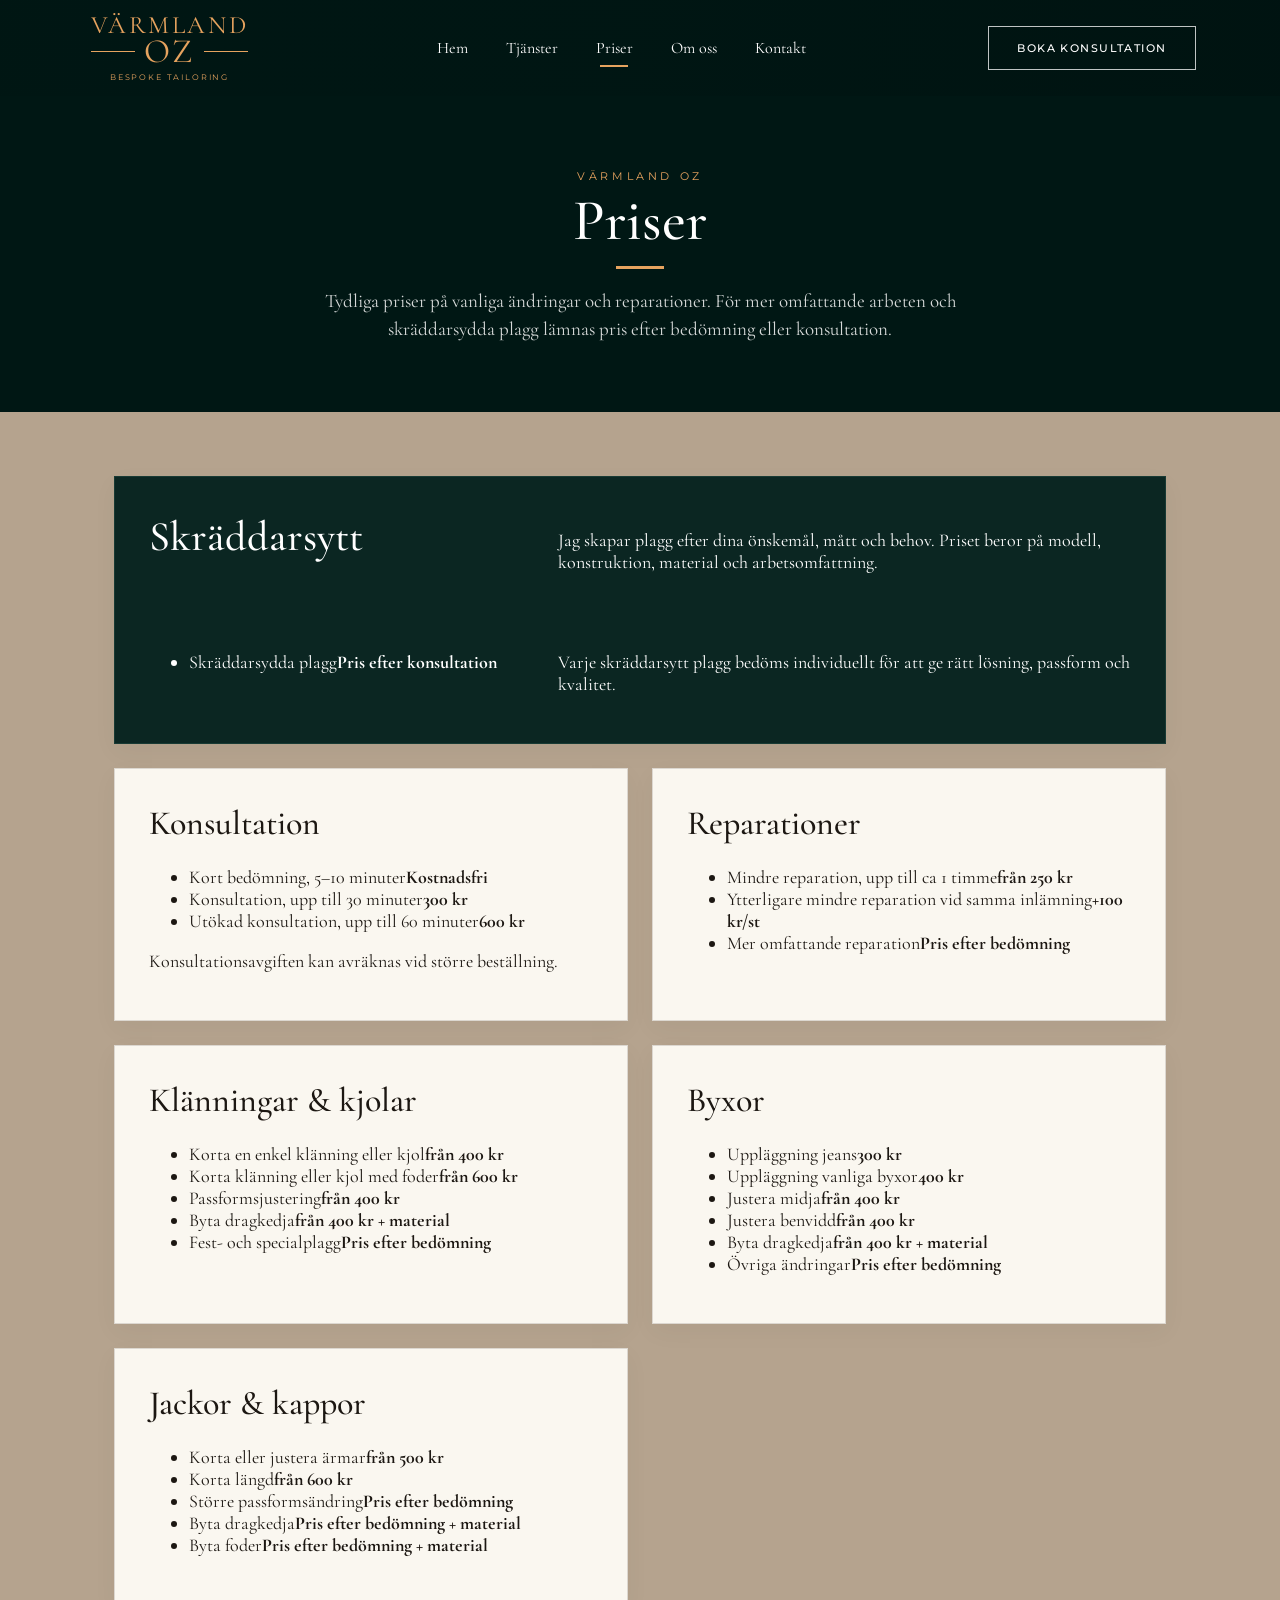
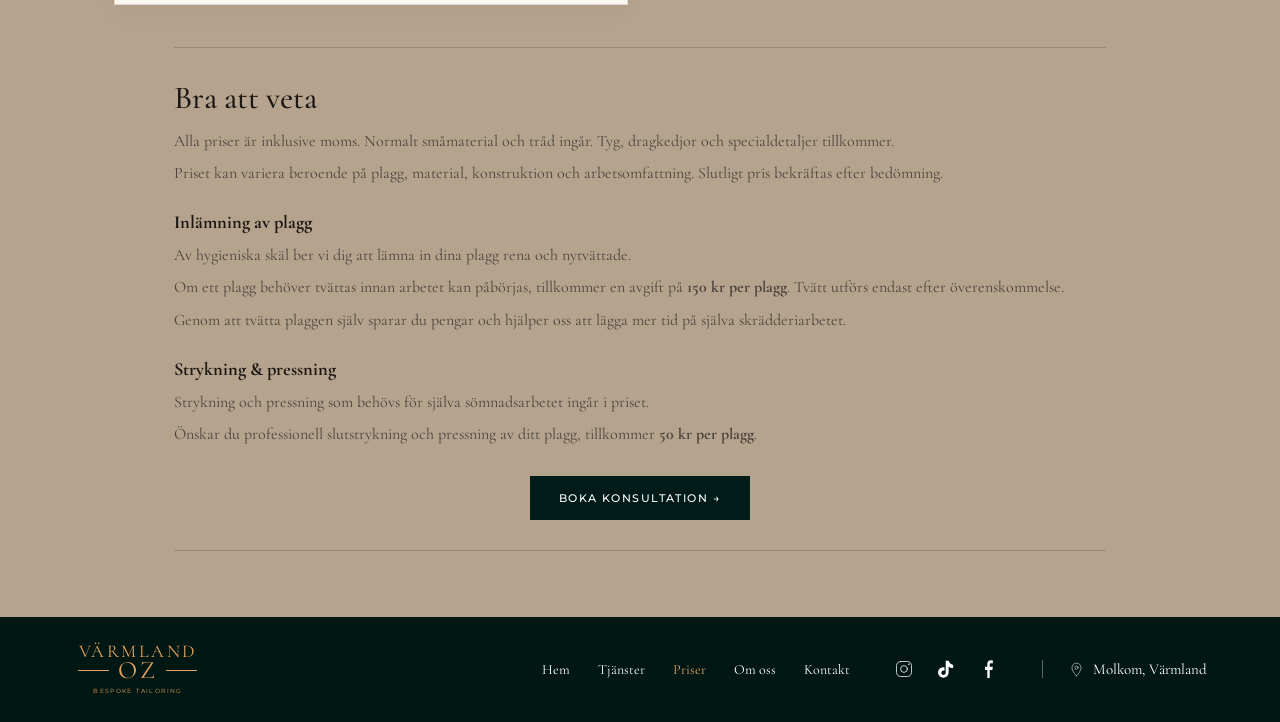
<file: priser (8).html>
<!doctype html>
<html lang="sv">
<head>
  <meta charset="utf-8" />
  <meta name="viewport" content="width=device-width, initial-scale=1" />
  <meta name="description" content="Prislista för Värmland OZ – skräddarsytt, ändringar och reparationer i Molkom, Värmland." />
  <title>Priser — Värmland OZ</title>
  <link rel="preconnect" href="https://fonts.googleapis.com">
  <link rel="preconnect" href="https://fonts.gstatic.com" crossorigin>
  <link href="https://fonts.googleapis.com/css2?family=Cormorant+Garamond:wght@400;500;600&family=Montserrat:wght@400;500;600&display=swap" rel="stylesheet">
  <link rel="stylesheet" href="styles.css?v=7" />
</head>
<body class="price-page">
<header class="site-header" id="top">
  <a class="brand" href="index.html" aria-label="Värmland OZ startsida"><span class="brand-top">VÄRMLAND</span><span class="brand-main"><i></i>OZ<i></i></span><span class="brand-sub">BESPOKE TAILORING</span></a>
  <nav class="desktop-nav" aria-label="Huvudmeny"><a href="index.html">Hem</a><a href="tjanster.html">Tjänster</a><a class="active" href="priser.html">Priser</a><a href="index.html#about">Om oss</a><a href="index.html#contact">Kontakt</a></nav>
  <div class="header-actions"><div class="language-switcher">
  <button class="language" type="button" aria-label="Byt språk" aria-haspopup="true" aria-expanded="false">
    <img class="globe-icon" src="assets/icons/globe.svg" alt="">
    <img class="flag-icon current-flag" src="assets/icons/flag-se.svg" alt="">
    <span class="current-lang">SV</span>
    <img class="chevron-icon" src="assets/icons/chevron-down.svg" alt="">
  </button>
  <div class="language-menu" role="menu" hidden>
    <button type="button" data-lang="sv"><img src="assets/icons/flag-se.svg" alt=""><span>Svenska</span><small>SV</small></button>
    <button type="button" data-lang="en"><img src="assets/icons/flag-gb.svg" alt=""><span>English</span><small>EN</small></button>
    <button type="button" data-lang="ru"><img src="assets/icons/flag-ru.svg" alt=""><span>Русский</span><small>RU</small></button>
  </div>
</div><a class="btn btn-outline desktop-book" href="index.html#contact">Boka konsultation</a><button class="menu-toggle" type="button" aria-label="Öppna meny" aria-expanded="false"><span></span><span></span><span></span></button></div>
</header>
<aside class="mobile-menu" aria-hidden="true"><div class="mobile-menu-top"><a class="brand brand-small" href="index.html"><span class="brand-top">VÄRMLAND</span><span class="brand-main"><i></i>OZ<i></i></span><span class="brand-sub">BESPOKE TAILORING</span></a><button class="menu-close" type="button" aria-label="Stäng meny">×</button></div><nav aria-label="Mobilmeny"><a href="index.html">Hem</a><a href="tjanster.html">Tjänster</a><a class="active" href="priser.html">Priser</a><a href="index.html#about">Om oss</a><a href="index.html#contact">Kontakt</a></nav><hr><div class="language-switcher mobile-language-switcher">
  <button class="language" type="button" aria-label="Byt språk" aria-haspopup="true" aria-expanded="false">
    <img class="globe-icon" src="assets/icons/globe.svg" alt="">
    <img class="flag-icon current-flag" src="assets/icons/flag-se.svg" alt="">
    <span class="current-lang">SV</span>
    <img class="chevron-icon" src="assets/icons/chevron-down.svg" alt="">
  </button>
  <div class="language-menu" role="menu" hidden>
    <button type="button" data-lang="sv"><img src="assets/icons/flag-se.svg" alt=""><span>Svenska</span><small>SV</small></button>
    <button type="button" data-lang="en"><img src="assets/icons/flag-gb.svg" alt=""><span>English</span><small>EN</small></button>
    <button type="button" data-lang="ru"><img src="assets/icons/flag-ru.svg" alt=""><span>Русский</span><small>RU</small></button>
  </div>
</div><a class="btn btn-gold" href="index.html#contact">Boka konsultation →</a><div class="socials"><a href="#" aria-label="Instagram"><img src="assets/icons/instagram.svg" alt=""></a><a href="#" aria-label="TikTok"><img src="assets/icons/tiktok.svg" alt=""></a><a href="#" aria-label="Facebook"><img src="assets/icons/facebook.svg" alt=""></a></div><p class="location"><img src="assets/icons/location-pin.svg" alt=""><span>Molkom, Värmland</span></p></aside><div class="menu-backdrop" hidden></div>
<main>
<section class="price-hero"><p class="eyebrow">VÄRMLAND OZ</p><h1>Priser</h1><div class="gold-rule" style="margin:18px auto"></div><p>Tydliga priser på vanliga ändringar och reparationer. För mer omfattande arbeten och skräddarsydda plagg lämnas pris efter bedömning eller konsultation.</p></section>
<section class="price-grid">
  <article class="price-card featured" id="skraddarsytt">
    <h2>Skräddarsytt</h2>
    <p>Jag skapar plagg efter dina önskemål, mått och behov. Priset beror på modell, konstruktion, material och arbetsomfattning.</p>
    <ul>
      <li><span>Skräddarsydda plagg</span><strong>Pris efter konsultation</strong></li>
    </ul>
    <p>Varje skräddarsytt plagg bedöms individuellt för att ge rätt lösning, passform och kvalitet.</p>
  </article>

  <article class="price-card">
    <h2>Konsultation</h2>
    <ul>
      <li><span>Kort bedömning, 5–10 minuter</span><strong>Kostnadsfri</strong></li>
      <li><span>Konsultation, upp till 30 minuter</span><strong>300 kr</strong></li>
      <li><span>Utökad konsultation, upp till 60 minuter</span><strong>600 kr</strong></li>
    </ul>
    <p>Konsultationsavgiften kan avräknas vid större beställning.</p>
  </article>

  <article class="price-card">
    <h2>Reparationer</h2>
    <ul>
      <li><span>Mindre reparation, upp till ca 1 timme</span><strong>från 250 kr</strong></li>
      <li><span>Ytterligare mindre reparation vid samma inlämning</span><strong>+100 kr/st</strong></li>
      <li><span>Mer omfattande reparation</span><strong>Pris efter bedömning</strong></li>
    </ul>
  </article>

  <article class="price-card">
    <h2>Klänningar &amp; kjolar</h2>
    <ul>
      <li><span>Korta en enkel klänning eller kjol</span><strong>från 400 kr</strong></li>
      <li><span>Korta klänning eller kjol med foder</span><strong>från 600 kr</strong></li>
      <li><span>Passformsjustering</span><strong>från 400 kr</strong></li>
      <li><span>Byta dragkedja</span><strong>från 400 kr + material</strong></li>
      <li><span>Fest- och specialplagg</span><strong>Pris efter bedömning</strong></li>
    </ul>
  </article>

  <article class="price-card">
    <h2>Byxor</h2>
    <ul>
      <li><span>Uppläggning jeans</span><strong>300 kr</strong></li>
      <li><span>Uppläggning vanliga byxor</span><strong>400 kr</strong></li>
      <li><span>Justera midja</span><strong>från 400 kr</strong></li>
      <li><span>Justera benvidd</span><strong>från 400 kr</strong></li>
      <li><span>Byta dragkedja</span><strong>från 400 kr + material</strong></li>
      <li><span>Övriga ändringar</span><strong>Pris efter bedömning</strong></li>
    </ul>
  </article>

  <article class="price-card">
    <h2>Jackor &amp; kappor</h2>
    <ul>
      <li><span>Korta eller justera ärmar</span><strong>från 500 kr</strong></li>
      <li><span>Korta längd</span><strong>från 600 kr</strong></li>
      <li><span>Större passformsändring</span><strong>Pris efter bedömning</strong></li>
      <li><span>Byta dragkedja</span><strong>Pris efter bedömning + material</strong></li>
      <li><span>Byta foder</span><strong>Pris efter bedömning + material</strong></li>
    </ul>
  </article>
</section>
<section class="price-info"><div class="price-info-box"><h2>Bra att veta</h2><p>Alla priser är inklusive moms. Normalt småmaterial och tråd ingår. Tyg, dragkedjor och specialdetaljer tillkommer.</p><p>Priset kan variera beroende på plagg, material, konstruktion och arbetsomfattning. Slutligt pris bekräftas efter bedömning.</p><h3 style="margin:24px 0 10px;font-size:1.15rem">Inlämning av plagg</h3><p>Av hygieniska skäl ber vi dig att lämna in dina plagg rena och nytvättade.</p><p>Om ett plagg behöver tvättas innan arbetet kan påbörjas, tillkommer en avgift på <strong>150 kr per plagg</strong>. Tvätt utförs endast efter överenskommelse.</p><p>Genom att tvätta plaggen själv sparar du pengar och hjälper oss att lägga mer tid på själva skrädderiarbetet.</p><h3 style="margin:24px 0 10px;font-size:1.15rem">Strykning &amp; pressning</h3><p>Strykning och pressning som behövs för själva sömnadsarbetet ingår i priset.</p><p>Önskar du professionell slutstrykning och pressning av ditt plagg, tillkommer <strong>50 kr per plagg</strong>.</p><div class="price-cta"><a class="btn btn-dark" href="index.html#contact">Boka konsultation →</a></div></div></section>
</main>
<footer class="footer"><a class="brand brand-small" href="index.html"><span class="brand-top">VÄRMLAND</span><span class="brand-main"><i></i>OZ<i></i></span><span class="brand-sub">BESPOKE TAILORING</span></a><nav><a href="index.html">Hem</a><a href="tjanster.html">Tjänster</a><a href="priser.html">Priser</a><a href="index.html#about">Om oss</a><a href="index.html#contact">Kontakt</a></nav><div class="socials"><a href="#" aria-label="Instagram"><img src="assets/icons/instagram.svg" alt=""></a><a href="#" aria-label="TikTok"><img src="assets/icons/tiktok.svg" alt=""></a><a href="#" aria-label="Facebook"><img src="assets/icons/facebook.svg" alt=""></a></div><p class="location"><img src="assets/icons/location-pin.svg" alt=""><span>Molkom, Värmland</span></p></footer>
<script src="script.js?v=7"></script>
</body></html>
</file>
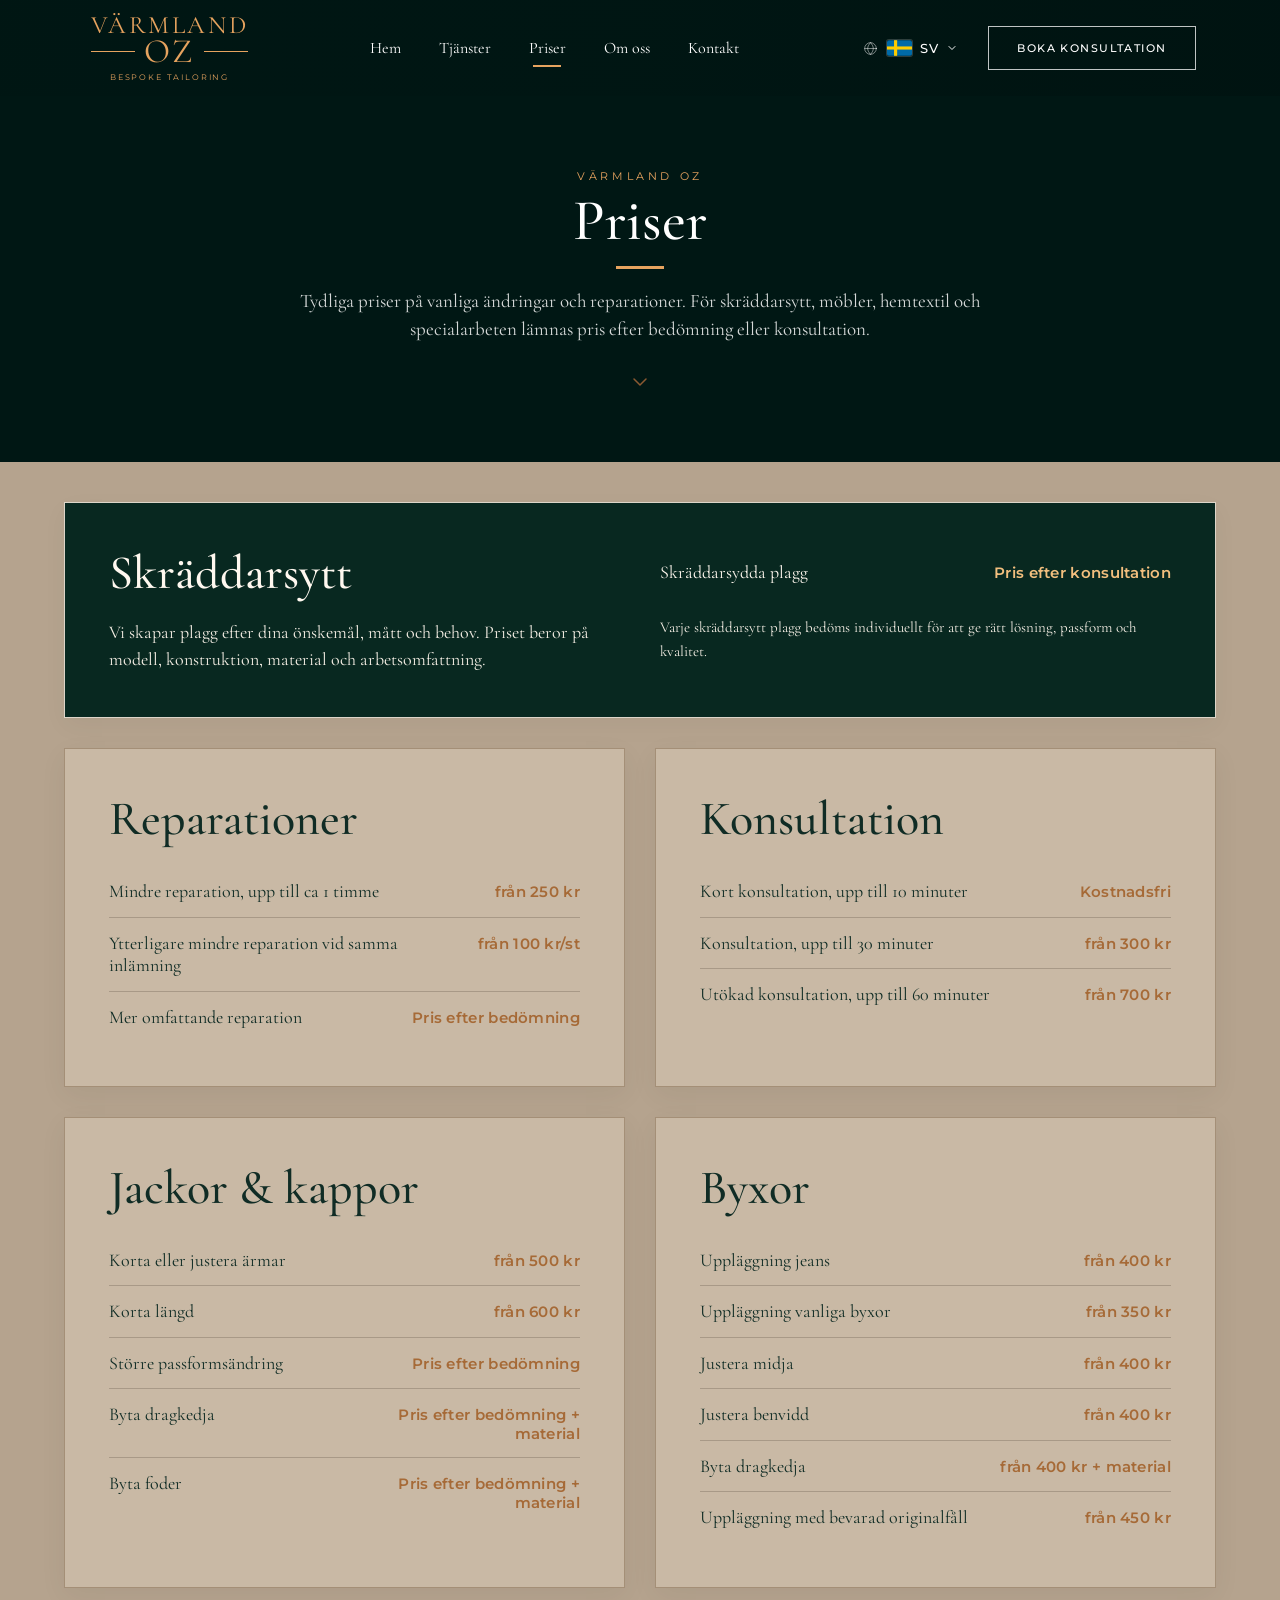
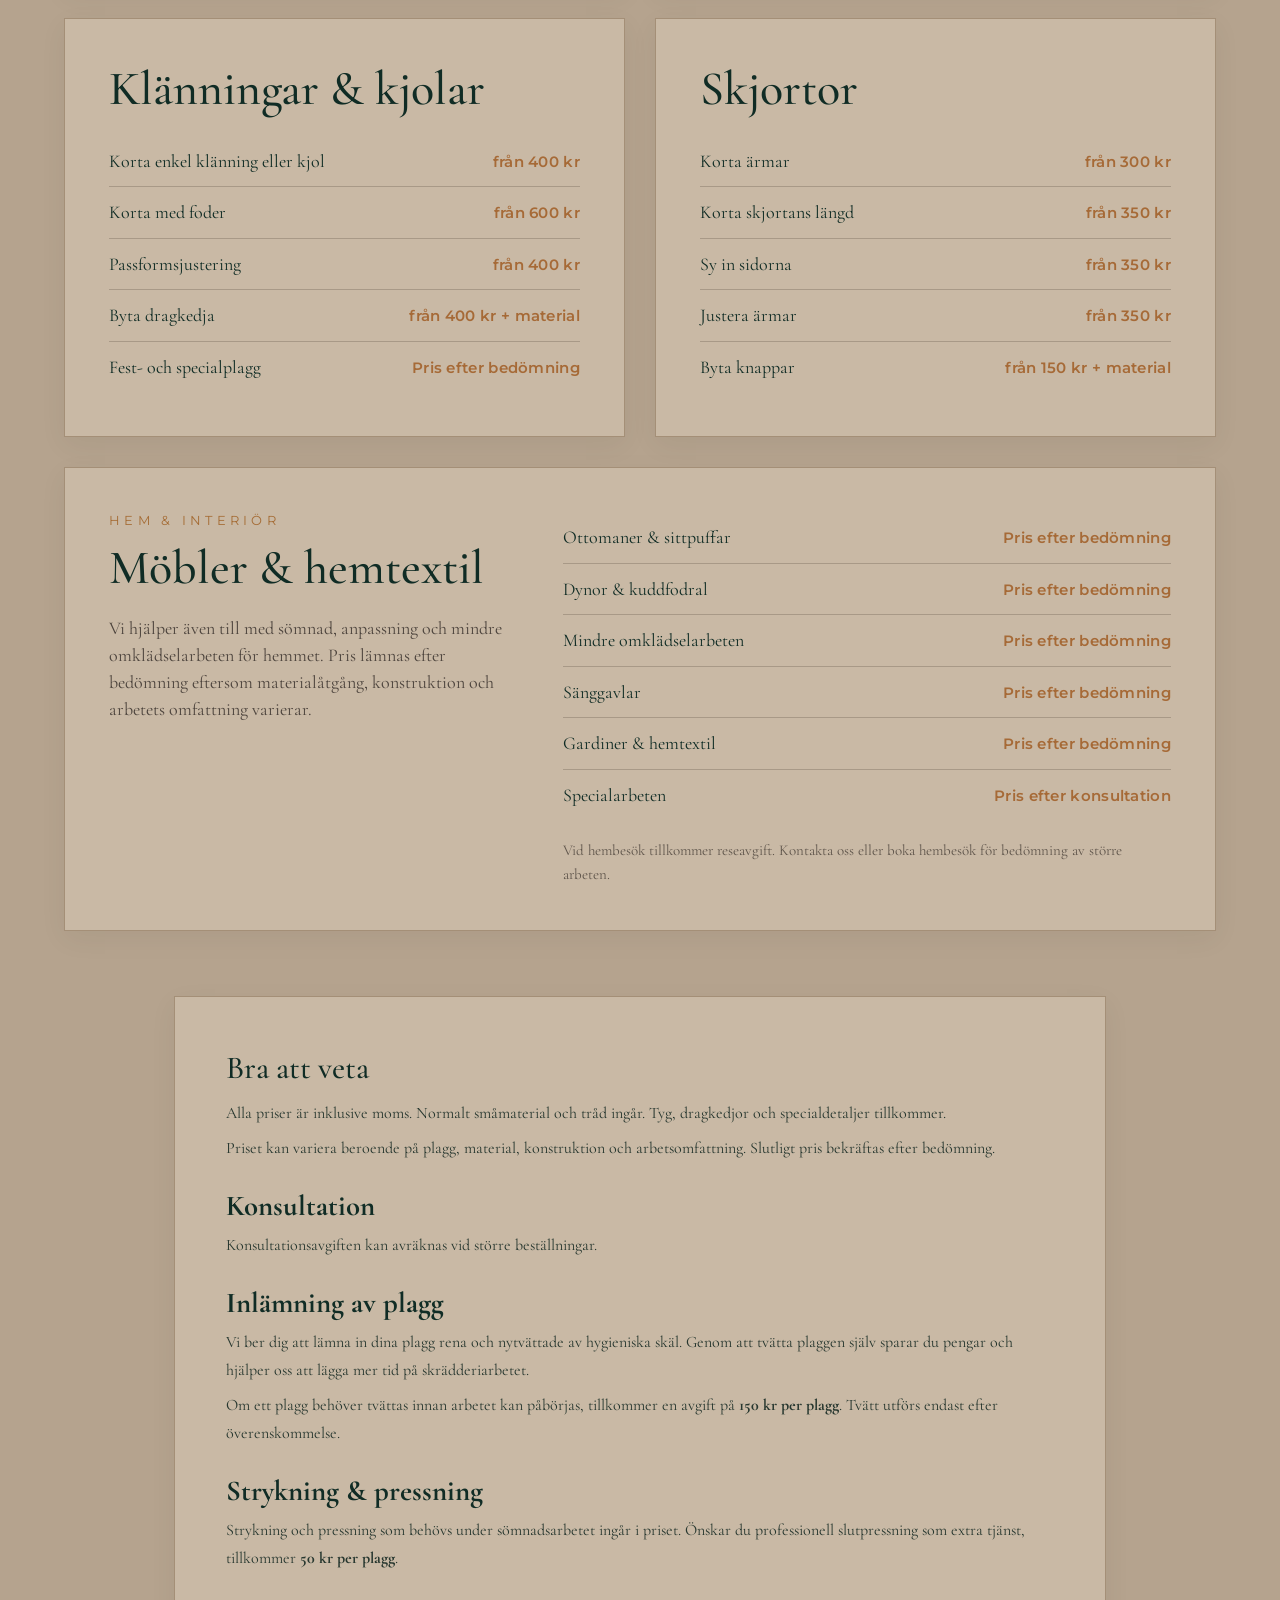
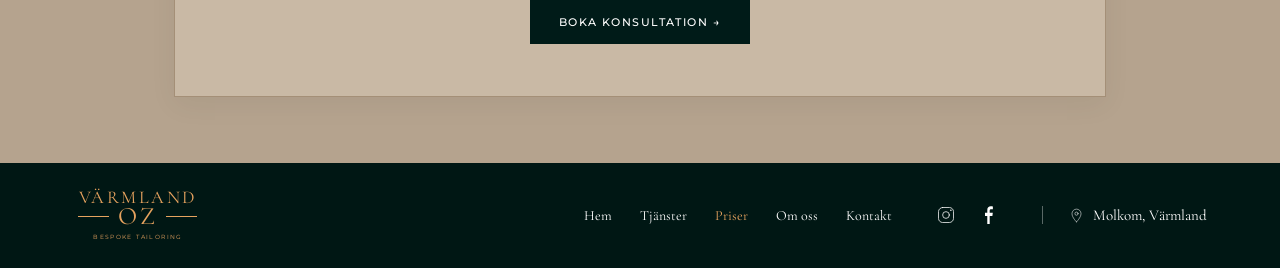
<file: priser-granskning.html>
<!DOCTYPE html>

<html lang="sv">
<head>
<meta charset="utf-8"/>
<meta content="width=device-width, initial-scale=1" name="viewport"/>
<meta content="Se priser för skrädderi i Molkom, Värmland. Priser på bland annat uppläggning av byxor, klädändringar, reparationer och skräddarsytt hos Värmland OZ." name="description"/>
<title>Priser på skrädderi &amp; klädändringar | Värmland OZ</title>
<link href="https://fonts.googleapis.com" rel="preconnect"/>
<link crossorigin="" href="https://fonts.gstatic.com" rel="preconnect"/>
<link href="https://fonts.googleapis.com/css2?family=Cormorant+Garamond:wght@400;500;600&amp;family=Montserrat:wght@400;500;600&amp;display=swap" rel="stylesheet"/>
<style id="varmland-oz-styles">
/* Full original V9 design embedded to prevent missing stylesheet */
:root{
  --green:#001b18;
  --green-2:#002621;
  --cream:#f4f0e7;
  --ink:#1c1712;
  --gold:#e6a35f;
  --gold-light:#f5c681;
  --line:rgba(31,23,16,.18);
  --serif:"Cormorant Garamond", Georgia, serif;
  --sans:"Montserrat", Arial, sans-serif;
}
*{box-sizing:border-box}
html{scroll-behavior:smooth}
body{margin:0;background:var(--cream);color:var(--ink);font-family:var(--serif);font-size:18px}
a{color:inherit;text-decoration:none}
img{display:block;max-width:100%}
button{font:inherit}
.site-header{height:96px;position:absolute;z-index:30;top:0;left:0;right:0;padding:20px 6.6%;display:flex;align-items:center;justify-content:space-between;color:white}
.brand{display:inline-flex;min-width:170px;flex-direction:column;align-items:center;color:var(--gold);line-height:.86;letter-spacing:.14em;font-family:var(--serif)}
.brand-top{font-size:25px}.brand-main{font-size:34px;display:flex;align-items:center;gap:9px}.brand-main i{width:44px;height:1px;background:currentColor;display:block}.brand-sub{font-family:var(--sans);font-size:8px;letter-spacing:.23em;margin-top:8px}
.brand-small{min-width:130px}.brand-small .brand-top{font-size:18px}.brand-small .brand-main{font-size:25px}.brand-small .brand-main i{width:31px}.brand-small .brand-sub{font-size:6px}
.desktop-nav{display:flex;gap:38px;font-size:16px}.desktop-nav a{position:relative}.desktop-nav a.active::after,.footer nav a.active::after{content:"";position:absolute;left:0;right:0;bottom:-9px;margin:auto;width:28px;height:2px;background:var(--gold)}
.header-actions{display:flex;align-items:center;gap:22px}.language{border:0;background:transparent;color:white;cursor:pointer;font-size:16px}.btn{display:inline-flex;align-items:center;justify-content:center;min-height:44px;padding:0 28px;border:1px solid currentColor;font-family:var(--sans);font-size:11px;font-weight:500;letter-spacing:.13em;text-transform:uppercase;white-space:nowrap}.btn-gold{background:linear-gradient(90deg,var(--gold-light),#ffd399);border-color:var(--gold-light);color:#16110d}.btn-outline{color:#fff;border-color:rgba(255,255,255,.75);background:transparent}.btn-dark{background:var(--green);color:#fff;border-color:var(--green)}
.menu-toggle{display:none;width:42px;height:38px;border:0;background:none;padding:5px;flex-direction:column;justify-content:space-around}.menu-toggle span{display:block;height:2px;background:var(--gold);width:100%}
.hero{min-height:490px;background:radial-gradient(circle at 67% 25%,rgba(10,65,57,.55),transparent 38%),linear-gradient(135deg,#001b18 0%,#00110f 64%,#00241f 100%);color:white;display:grid;grid-template-columns:1.05fr .95fr;position:relative;overflow:hidden;padding:126px 6.8% 34px}
.hero::before{content:"";position:absolute;inset:0;opacity:.32;background-image:repeating-linear-gradient(118deg,transparent 0 5px,rgba(255,255,255,.025) 5px 6px)}
.hero-copy{z-index:2;max-width:550px}.eyebrow{margin:0 0 14px;font-family:var(--sans);font-size:13px;letter-spacing:.33em}.hero h1{font-weight:500;line-height:.98;font-size:58px;margin:0 0 20px}.gold-rule{width:48px;height:3px;background:var(--gold);margin:16px 0}.lead{font-size:19px;line-height:1.4;max-width:470px;margin:0 0 20px}.hero-buttons{display:flex;gap:18px}.hero-buttons .btn{min-width:185px}.values{font-family:var(--sans);font-size:11px;letter-spacing:.23em;margin-top:25px}.values b{color:var(--gold);padding:0 14px}
.hero-art{position:relative;z-index:1}.fabric-glow{position:absolute;inset:-50px -90px -40px -40px;background:radial-gradient(ellipse at center,rgba(17,81,71,.45),transparent 63%);transform:rotate(-8deg)}.tag-image{position:absolute;width:360px;right:11%;top:-42px;filter:drop-shadow(0 18px 18px rgba(0,0,0,.55));transform:rotate(-3deg)}.medallion{position:absolute;width:135px;right:-2%;bottom:62px;filter:drop-shadow(0 8px 10px rgba(0,0,0,.4))}
.services{background:#f7f3eb;display:grid;grid-template-columns:repeat(3,1fr);padding:26px 6.5% 24px}.services article{text-align:center;padding:0 42px;position:relative}.services article+article{border-left:1px solid var(--line)}.service-icon{font-size:48px;line-height:1;height:58px}.services h2{font-size:22px;font-weight:500;margin:8px 0 1px}.services p{margin:0;font-size:17px;line-height:1.12}.services article>a{font-size:24px;display:inline-block;margin-top:11px}
.about{display:grid;grid-template-columns:1.04fr 1fr;min-height:300px;background:#f6f1e7}.about-image{overflow:hidden}.about-image img{width:100%;height:100%;object-fit:cover}.about-copy{padding:42px 5.5% 20px}.eyebrow.dark{color:#211a14;font-size:10px}.about-copy h2{font-size:46px;line-height:1;margin:6px 0 15px;font-weight:500}.about-text-row{display:flex;gap:38px;align-items:flex-start;margin:28px 0 20px}.about-text-row p{font-size:17px}.about-text-row blockquote{border-left:1px solid #aaa;padding:4px 0 4px 28px;margin:0;font-size:19px;font-style:italic;max-width:180px}.about-copy .btn{font-size:10px}
.prices{display:grid;grid-template-columns:repeat(5,1fr);padding:20px 5.8% 18px;background:#f8f4ec;align-items:start;gap:0}.price-item{text-align:center;padding:0 18px;min-height:87px}.price-item+.price-item{border-left:1px solid var(--line)}.price-item span{display:block;font-size:15px;min-height:34px}.price-item small{font-size:11px}.price-item strong{display:block;font-weight:500;font-size:24px;margin-top:8px}.price-link{grid-column:5;justify-self:end;margin-top:12px;color:#231a13;border-color:#9d958b}
.booking{height:267px;position:relative;background:url('assets/cta-desktop-v2.png') center/cover no-repeat;color:white;display:flex;align-items:center;justify-content:center;overflow:hidden}.booking-overlay{position:absolute;inset:0;background:rgba(0,13,11,.35)}.booking-copy{position:relative;text-align:center;background:rgba(1,24,21,.48);padding:16px 24px 20px}.booking-copy .eyebrow{font-size:10px}.booking h2{font-size:34px;line-height:1.02;font-weight:500;margin:6px 0 16px}
.footer{min-height:105px;background:#001714;color:white;padding:22px 5.7%;display:flex;align-items:center;gap:42px}.footer nav{display:flex;gap:28px;font-size:14px;margin-left:auto}.footer nav a{position:relative}.socials{display:flex;gap:18px;font-family:var(--sans);font-weight:600;font-size:22px}.location{font-size:15px;margin:0;border-left:1px solid rgba(255,255,255,.35);padding-left:25px}
.mobile-menu,.menu-backdrop{display:none}

@media(max-width:900px){
  .desktop-nav,.desktop-book{display:none}.menu-toggle{display:flex}.site-header{height:88px;padding:17px 6%}.brand{min-width:145px}.brand-top{font-size:20px}.brand-main{font-size:28px}.brand-main i{width:35px}.brand-sub{font-size:6px}
  .hero{grid-template-columns:1fr;min-height:540px;padding:137px 7% 24px}.hero-copy{max-width:65%;}.hero h1{font-size:49px}.lead{font-size:18px}.hero-art{position:absolute;inset:0}.tag-image{width:280px;right:1%;top:119px}.medallion{width:104px;right:1%;bottom:91px}.services article{padding:0 18px}.about-copy{padding:34px 5%}.about-copy h2{font-size:40px}.prices{padding-left:2%;padding-right:2%}.price-item{padding:0 8px}.footer{gap:20px}.footer nav{gap:16px}
}

@media(max-width:650px){
  body{font-size:16px}.site-header{position:absolute;padding:16px 7%;}.header-actions{gap:10px}.language{font-size:16px}.menu-toggle{width:38px}
  .hero{min-height:542px;padding:150px 7% 16px;display:block;background:radial-gradient(circle at 78% 25%,rgba(13,80,69,.55),transparent 42%),linear-gradient(135deg,#001b18,#00100e 70%)}.hero-copy{max-width:100%;position:relative;z-index:4}.hero .eyebrow{font-size:11px;max-width:175px;line-height:1.45}.hero h1{font-size:42px;line-height:.95;max-width:295px}.hero .gold-rule{width:48px;height:3px;margin:13px 0}.lead{font-size:17px;line-height:1.15;max-width:230px;margin-bottom:15px}.hero-buttons{display:grid;gap:8px;width:265px}.hero-buttons .btn{height:42px}.values{font-size:9px;letter-spacing:.17em;white-space:nowrap;margin-top:18px}.values b{padding:0 6px}.tag-image{width:200px;right:-12px;top:130px;transform:rotate(-6deg)}.medallion{width:84px;right:-2px;bottom:90px}
  .services{grid-template-columns:repeat(3,1fr);padding:24px 4px 21px}.services article{padding:0 8px}.services article+article{border-left:1px solid var(--line)}.service-icon{font-size:38px;height:47px}.services h2{font-size:15px}.services p{font-size:13px;line-height:1.15}.services article>a{font-size:20px;margin-top:7px}
  .about{grid-template-columns:1fr 1fr;min-height:270px}.about-image img{object-position:center}.about-copy{padding:20px 16px}.eyebrow.dark{font-size:8px;line-height:1.5}.about-copy h2{font-size:32px;line-height:.95;margin-top:6px}.about-copy .gold-rule{width:38px;height:2px;margin:12px 0}.about-text-row{display:block;margin:15px 0 12px}.about-text-row p{font-size:14px;line-height:1.15}.about-text-row blockquote{display:none}.about-copy .btn{padding:0 10px;min-height:38px;font-size:8px;width:100%}
  .prices{display:block;padding:18px 7% 20px}.price-item{min-height:auto;padding:11px 0;display:flex;justify-content:space-between;align-items:flex-end;text-align:left;border-bottom:1px solid var(--line)}.price-item+.price-item{border-left:0}.price-item span{font-size:15px;min-height:0}.price-item strong{font-size:22px;margin:0}.price-link{display:flex;width:230px;margin:16px auto 0;min-height:40px}
  .booking{height:258px;background-position:center}.booking-copy{padding:10px 18px 17px}.booking h2{font-size:31px}.booking .btn{min-height:42px;padding:0 20px}
  .footer{display:grid;grid-template-columns:1fr;justify-items:center;padding:25px 4% 24px;gap:17px}.footer nav{margin:0;gap:16px;font-size:12px}.footer .location{border-left:0;padding:0;font-size:12px}.footer .socials{font-size:20px}
  .mobile-menu{display:flex;position:fixed;z-index:100;inset:0 0 0 auto;width:min(88vw,390px);background:linear-gradient(145deg,#001d19,#00110f 70%);color:#fff;padding:29px 34px 40px;flex-direction:column;transform:translateX(102%);transition:.25s ease;box-shadow:-18px 0 45px rgba(0,0,0,.35)}.mobile-menu.open{transform:translateX(0)}.mobile-menu-top{display:flex;justify-content:space-between;align-items:start}.menu-close{border:0;background:transparent;color:white;font-size:34px;line-height:1;cursor:pointer}.mobile-menu nav{display:flex;flex-direction:column;gap:26px;margin:50px 0 28px;font-size:20px}.mobile-menu nav a.active{color:var(--gold)}.mobile-menu hr{width:100%;border:0;border-top:1px solid rgba(255,255,255,.45)}.mobile-language{align-self:flex-start;margin:12px 0 18px}.mobile-menu .btn{width:100%;min-height:48px}.mobile-menu .socials{justify-content:center;margin:24px 0}.mobile-menu .location{border:0;padding:0;text-align:center}.menu-backdrop{display:block;position:fixed;z-index:90;inset:0;background:rgba(0,0,0,.45)}.menu-backdrop[hidden]{display:none}
}


/* =========================
   V3 IMAGE + ICON SYSTEM
   ========================= */

.hero-art{
  position:relative;
  z-index:1;
  min-height:100%;
  background-image:url('assets/hero-desktop-v2.png') !important;
  background-size:cover !important;
  background-position:center center !important;
  background-repeat:no-repeat !important;
}
.hero-art .fabric-glow,
.hero-art .tag-image,
.hero-art .medallion{
  display:none !important;
}

.booking{
  background-image:url('assets/cta-desktop-v2.png') !important;
  background-size:cover !important;
  background-position:center center !important;
  background-repeat:no-repeat !important;
}

.service-icon{
  display:flex;
  align-items:center;
  justify-content:center;
}
.service-icon img{
  width:48px;
  height:48px;
  object-fit:contain;
}
.language{
  display:inline-flex;
  align-items:center;
  gap:7px;
}
.globe-icon{
  width:17px;
  height:17px;
}
.flag-icon{
  width:22px;
  height:14px;
  border-radius:2px;
  box-shadow:0 0 0 1px rgba(255,255,255,.18);
}
.chevron{
  font-size:14px;
  opacity:.85;
}
.socials a{
  width:24px;
  height:24px;
  display:inline-flex;
  align-items:center;
  justify-content:center;
}
.socials img{
  width:100%;
  height:100%;
  object-fit:contain;
}
.location{
  display:flex;
  align-items:center;
  gap:8px;
}
.location img{
  width:17px;
  height:17px;
  flex:0 0 auto;
}

@media(max-width:650px){
  .hero-art{
    background-image:url('assets/hero-mobile-v2.png') !important;
    background-size:cover !important;
    background-position:center center !important;
  }

  .booking{
    background-image:url('assets/cta-mobile-v2.png') !important;
    background-size:cover !important;
    background-position:center center !important;
  }

  .service-icon img{
    width:38px;
    height:38px;
  }
  .socials a{
    width:22px;
    height:22px;
  }
}


/* =========================
   V4 — CLEAN HERO + REFINED ICONS
   ========================= */
.hero{
  min-height:570px;
  display:block;
  position:relative;
  overflow:hidden;
  padding:132px 6.8% 48px;
  background:#001714;
}
.hero::before{display:none!important}
.hero-media{position:absolute;inset:0;z-index:0;display:block}
.hero-media img{width:100%;height:100%;object-fit:cover;object-position:center center}
.hero-shade{position:absolute;inset:0;z-index:1;background:linear-gradient(90deg,rgba(0,18,16,.88) 0%,rgba(0,18,16,.68) 34%,rgba(0,18,16,.22) 58%,rgba(0,18,16,.05) 100%)}
.hero-copy{position:relative;z-index:2;max-width:550px}
.hero-art,.tag-image,.medallion,.fabric-glow{display:none!important}
.service-icon{height:62px}
.service-icon img{width:56px;height:56px;object-fit:contain}
.services article:nth-child(2) .service-icon img{width:60px;height:60px}
.price-item strong{line-height:1.08}

@media(max-width:900px){
  .hero{min-height:570px;padding:137px 7% 32px}
  .hero-copy{max-width:62%}
  .hero-shade{background:linear-gradient(90deg,rgba(0,18,16,.9) 0%,rgba(0,18,16,.63) 50%,rgba(0,18,16,.12) 100%)}
}
@media(max-width:650px){
  .hero{min-height:620px;padding:148px 7% 24px}
  .hero-copy{max-width:100%}
  .hero-media img{object-position:center center}
  .hero-shade{background:linear-gradient(180deg,rgba(0,17,15,.82) 0%,rgba(0,17,15,.55) 46%,rgba(0,17,15,.18) 100%)}
  .service-icon{height:48px}
  .service-icon img{width:42px;height:42px}
  .services article:nth-child(2) .service-icon img{width:46px;height:46px}
}

/* =========================
   PRICE PAGE
   ========================= */
.price-page{background:#f4f0e7;color:var(--ink)}
.price-page .site-header{position:relative;background:#001714}
.price-hero{background:#001714;color:white;text-align:center;padding:72px 7% 68px}
.price-hero .eyebrow{color:var(--gold);font-size:11px}
.price-hero h1{font-size:58px;font-weight:500;line-height:.95;margin:8px 0 18px}
.price-hero p{max-width:720px;margin:0 auto;font-size:19px;line-height:1.5;color:rgba(255,255,255,.84)}
.price-grid{max-width:1180px;margin:0 auto;padding:64px 5% 42px;display:grid;grid-template-columns:repeat(2,minmax(0,1fr));gap:24px}
.price-card{background:#faf7f0;border:1px solid rgba(38,27,18,.14);padding:34px 34px 30px;box-shadow:0 8px 24px rgba(37,26,16,.04)}
.price-card.featured{grid-column:1/-1;background:#0b2622;color:white;border-color:#183a34;display:grid;grid-template-columns:.78fr 1.22fr;gap:42px;align-items:start}
.price-card h2{font-size:34px;font-weight:500;margin:0 0 22px}
.price-card.featured h2{font-size:42px;color:#fff}
.price-card-intro{font-size:18px;line-height:1.5;margin:0;color:rgba(255,255,255,.8)}
.price-list{margin:0;padding:0;list-style:none}
.price-row{display:flex;justify-content:space-between;gap:28px;padding:14px 0;border-bottom:1px solid rgba(33,24,16,.14);align-items:flex-start}
.price-card.featured .price-row{border-color:rgba(255,255,255,.16)}
.price-row:last-child{border-bottom:0}
.price-name{font-size:18px;line-height:1.25}
.price-value{font-family:var(--sans);font-size:14px;font-weight:500;letter-spacing:.02em;text-align:right;white-space:nowrap;color:#8c5d36}
.price-card.featured .price-value{color:#f5c681}
.price-note{font-size:15px;line-height:1.55;margin:20px 0 0;color:#5f554b}
.price-card.featured .price-note{color:rgba(255,255,255,.72)}
.price-info{max-width:1060px;margin:0 auto 66px;padding:0 5%}
.price-info-box{border-top:1px solid rgba(33,24,16,.18);border-bottom:1px solid rgba(33,24,16,.18);padding:30px 0}
.price-info h2{font-size:32px;font-weight:500;margin:0 0 12px}
.price-info p{font-size:16px;line-height:1.6;margin:7px 0;color:#4d443d}
.price-cta{text-align:center;margin-top:28px}
.price-page .footer nav a.active::after{display:none}
.price-page .footer nav a[href="priser.html"]{color:var(--gold)}

@media(max-width:760px){
  .price-page .site-header{height:88px}
  .price-hero{padding:54px 7% 48px}
  .price-hero h1{font-size:43px}
  .price-hero p{font-size:17px}
  .price-grid{grid-template-columns:1fr;padding:34px 6% 26px;gap:16px}
  .price-card,.price-card.featured{grid-column:auto;display:block;padding:26px 22px}
  .price-card h2,.price-card.featured h2{font-size:30px;margin-bottom:15px}
  .price-card-intro{font-size:16px;margin-bottom:18px}
  .price-row{gap:18px;padding:12px 0}
  .price-name{font-size:16px}
  .price-value{font-size:12px;white-space:normal;max-width:44%}
  .price-info{margin-bottom:46px;padding:0 6%}
}


/* =========================================================
   V5 — LANGUAGE, HERO POSITION, SERVICES PAGE, ICON REFINEMENT
   ========================================================= */

/* Cleaner, quieter header area over the hero */
.site-header::before{
  content:"";
  position:absolute;
  inset:0;
  z-index:-1;
  pointer-events:none;
  background:linear-gradient(90deg,rgba(0,18,16,.18) 0%,rgba(0,18,16,.24) 48%,rgba(0,18,16,.72) 100%);
}
.hero-media img{
  object-position:center 18% !important;
}

/* Working language dropdown */
.language-switcher{position:relative;z-index:50}
.language{
  min-height:38px;
  padding:6px 8px;
  border-radius:2px;
  display:inline-flex;
  align-items:center;
  gap:8px;
  transition:background .18s ease;
}
.language:hover,.language[aria-expanded="true"]{background:rgba(255,255,255,.08)}
.globe-icon{width:17px;height:17px}
.flag-icon{width:25px;height:16px}
.current-lang{font-family:var(--sans);font-size:13px;font-weight:500;letter-spacing:.05em}
.chevron-icon{width:12px;height:12px;transition:transform .18s ease}
.language[aria-expanded="true"] .chevron-icon{transform:rotate(180deg)}
.language-menu{
  position:absolute;
  top:calc(100% + 9px);
  right:0;
  min-width:178px;
  padding:7px;
  background:rgba(0,25,22,.97);
  border:1px solid rgba(255,255,255,.14);
  box-shadow:0 18px 45px rgba(0,0,0,.28);
  backdrop-filter:blur(10px);
}
.language-menu[hidden]{display:none}
.language-menu button{
  width:100%;
  border:0;
  background:transparent;
  color:#fff;
  display:grid;
  grid-template-columns:26px 1fr auto;
  align-items:center;
  gap:9px;
  text-align:left;
  padding:10px 9px;
  cursor:pointer;
  font-family:var(--sans);
  font-size:12px;
}
.language-menu button:hover,.language-menu button.active{background:rgba(255,255,255,.08)}
.language-menu button img{width:24px;height:15px;border-radius:1px}
.language-menu button small{font-size:9px;letter-spacing:.08em;opacity:.55}
.mobile-language-switcher{align-self:flex-start;margin:12px 0 18px}
.mobile-language-switcher .language-menu{left:0;right:auto}

/* More refined service icon proportions */
.service-icon{height:68px}
.service-icon img{width:64px;height:64px}
.services article:nth-child(2) .service-icon img{width:72px;height:64px}
.services article:nth-child(3) .service-icon img{width:58px;height:58px}

/* Services page */
.services-page{background:var(--cream)}
.services-page .site-header{position:relative;background:#001714}
.services-page .site-header::before{display:none}
.subpage-hero{
  background:#001714;
  color:#fff;
  text-align:center;
  padding:76px 7% 70px;
}
.subpage-hero .eyebrow{color:var(--gold);font-size:11px}
.subpage-hero h1{font-size:60px;font-weight:500;line-height:.94;margin:9px 0 18px}
.subpage-hero .gold-rule{margin:0 auto 22px}
.subpage-hero>p:last-child{max-width:760px;margin:0 auto;font-size:19px;line-height:1.55;color:rgba(255,255,255,.82)}

.service-detail-list{max-width:1160px;margin:0 auto;padding:64px 6% 52px}
.service-detail{
  display:grid;
  grid-template-columns:150px 1fr;
  gap:48px;
  align-items:center;
  padding:46px 0;
  border-bottom:1px solid rgba(35,24,16,.16);
}
.service-detail:first-child{padding-top:12px}
.service-detail:last-child{border-bottom:0}
.detail-icon{
  width:126px;height:126px;
  display:flex;align-items:center;justify-content:center;
  border:1px solid rgba(166,106,63,.34);
  border-radius:50%;
}
.detail-icon img{width:72px;height:72px}
.service-detail:nth-child(2) .detail-icon img{width:82px;height:72px}
.detail-copy{max-width:760px}
.detail-copy .eyebrow{font-size:10px;color:#93613e}
.detail-copy h2{font-size:42px;font-weight:500;line-height:1;margin:8px 0 17px}
.detail-copy>p:not(.eyebrow){font-size:18px;line-height:1.6;color:#544b43;margin:0 0 24px}
.text-link{font-family:var(--sans);font-size:11px;letter-spacing:.12em;text-transform:uppercase;border-bottom:1px solid currentColor;padding-bottom:4px}

.service-process{background:#ece6dc;text-align:center;padding:66px 6% 74px}
.service-process h2{font-size:44px;font-weight:500;margin:7px 0 34px}
.process-grid{max-width:1080px;margin:0 auto;display:grid;grid-template-columns:repeat(3,1fr);gap:26px}
.process-grid>div{padding:30px 26px;background:rgba(255,255,255,.46);border:1px solid rgba(45,31,20,.1)}
.process-grid span{font-family:var(--sans);font-size:10px;letter-spacing:.15em;color:#9a6741}
.process-grid h3{font-size:25px;font-weight:500;margin:10px 0 10px}
.process-grid p{font-size:16px;line-height:1.5;color:#5a5047;margin:0}
.services-page .footer nav a.active::after{content:"";}

@media(max-width:900px){
  .hero-media img{object-position:center 10% !important}
  .service-detail{grid-template-columns:110px 1fr;gap:30px}
  .detail-icon{width:100px;height:100px}
}
@media(max-width:650px){
  .site-header::before{background:linear-gradient(180deg,rgba(0,18,16,.66),rgba(0,18,16,.08))}
  .hero-media img{object-position:center top !important}
  .language{gap:6px;padding:5px 6px}
  .flag-icon{width:23px;height:15px}
  .current-lang{font-size:12px}
  .service-icon img{width:46px;height:46px}
  .services article:nth-child(2) .service-icon img{width:52px;height:46px}
  .services article:nth-child(3) .service-icon img{width:44px;height:44px}
  .subpage-hero{padding:54px 7% 49px}
  .subpage-hero h1{font-size:43px}
  .subpage-hero>p:last-child{font-size:17px}
  .service-detail-list{padding:28px 7% 34px}
  .service-detail{display:block;padding:34px 0}
  .detail-icon{width:82px;height:82px;margin-bottom:21px}
  .detail-icon img{width:52px;height:52px}
  .service-detail:nth-child(2) .detail-icon img{width:60px;height:52px}
  .detail-copy h2{font-size:32px}
  .detail-copy>p:not(.eyebrow){font-size:16px}
  .service-process{padding:48px 7% 54px}
  .service-process h2{font-size:34px}
  .process-grid{grid-template-columns:1fr;gap:13px}
}


/* =========================================================
   V7 — OLD DESIGN PRESERVED / REFERENCE ICONS ONLY
   ========================================================= */

/* Preserve the existing Värmland OZ composition and photography.
   Only the three service icons below are intentionally changed. */
.service-icon{
  height:64px !important;
  display:flex !important;
  align-items:center !important;
  justify-content:center !important;
  color:#1b1916 !important;
}

.service-icon img{
  display:block !important;
  object-fit:contain !important;
  width:50px !important;
  height:50px !important;
  filter:none !important;
}

.services article:nth-child(1) .service-icon img{
  width:42px !important;
  height:54px !important;
}

.services article:nth-child(2) .service-icon img{
  width:51px !important;
  height:51px !important;
}

.services article:nth-child(3) .service-icon img{
  width:50px !important;
  height:50px !important;
}

/* Same icons on the dedicated services page. */
.detail-icon{
  color:#1b1916 !important;
}
.detail-icon img{
  filter:none !important;
  object-fit:contain !important;
}
.service-detail:nth-child(1) .detail-icon img{
  width:48px !important;
  height:62px !important;
}
.service-detail:nth-child(2) .detail-icon img{
  width:59px !important;
  height:59px !important;
}
.service-detail:nth-child(3) .detail-icon img{
  width:56px !important;
  height:56px !important;
}

@media(max-width:650px){
  .service-icon{height:54px !important}
  .services article:nth-child(1) .service-icon img{width:36px !important;height:46px !important}
  .services article:nth-child(2) .service-icon img{width:44px !important;height:44px !important}
  .services article:nth-child(3) .service-icon img{width:43px !important;height:43px !important}
}


/* =========================================================
   V8 — HOMEPAGE PRICE TEASER
   Editorial alternative to the old five-column price strip.
   ========================================================= */

.home-price-teaser{
  background:#08241f;
  color:#fff;
  padding:56px 6.5% 58px;
  display:grid;
  grid-template-columns:minmax(300px,.82fr) minmax(470px,1.18fr);
  gap:7%;
  align-items:start;
}

.price-teaser-intro{
  max-width:470px;
  padding-top:6px;
}

.price-teaser-intro .eyebrow{
  color:#d99a59;
  font-size:10px;
  margin-bottom:13px;
}

.price-teaser-intro h2{
  margin:0;
  font-weight:500;
  font-size:43px;
  line-height:1.02;
}

.price-teaser-intro .gold-rule{
  margin:19px 0 20px;
}

.price-teaser-intro>p:not(.eyebrow){
  color:rgba(255,255,255,.72);
  font-size:17px;
  line-height:1.55;
  margin:0 0 27px;
  max-width:430px;
}

.price-teaser-intro .btn{
  min-height:43px;
}

.price-teaser-list{
  border-top:1px solid rgba(255,255,255,.24);
}

.price-teaser-row{
  color:#fff;
  display:grid;
  grid-template-columns:minmax(0,1fr) auto;
  gap:28px;
  align-items:center;
  padding:17px 3px 16px;
  border-bottom:1px solid rgba(255,255,255,.18);
  transition:padding .18s ease, background .18s ease;
}

.price-teaser-row:hover{
  padding-left:12px;
  padding-right:12px;
  background:rgba(255,255,255,.035);
}

.price-teaser-name{
  display:block;
  font-size:18px;
  line-height:1.22;
}

.price-teaser-name small{
  display:block;
  margin-bottom:5px;
  font-family:var(--sans);
  color:#dca66c;
  font-size:8px;
  font-weight:500;
  letter-spacing:.18em;
}

.price-teaser-row strong{
  font-family:var(--sans);
  font-size:13px;
  line-height:1.3;
  font-weight:500;
  color:#f4c382;
  white-space:nowrap;
  text-align:right;
}

.price-teaser-row.featured-price{
  padding-top:21px;
  padding-bottom:21px;
}

.price-teaser-row.featured-price .price-teaser-name{
  font-size:21px;
}

.price-teaser-row.featured-price strong{
  font-size:14px;
}

@media(max-width:900px){
  .home-price-teaser{
    grid-template-columns:.9fr 1.1fr;
    gap:5%;
    padding-left:5%;
    padding-right:5%;
  }
  .price-teaser-intro h2{font-size:37px}
  .price-teaser-name{font-size:16px}
}

@media(max-width:650px){
  .home-price-teaser{
    display:block;
    padding:42px 7% 44px;
  }
  .price-teaser-intro{
    max-width:none;
    margin-bottom:34px;
  }
  .price-teaser-intro h2{
    font-size:35px;
  }
  .price-teaser-intro>p:not(.eyebrow){
    font-size:15px;
    max-width:none;
  }
  .price-teaser-intro .btn{
    width:100%;
  }
  .price-teaser-row{
    grid-template-columns:1fr;
    gap:6px;
    padding:14px 0 13px;
  }
  .price-teaser-row:hover{
    padding-left:0;
    padding-right:0;
    background:transparent;
  }
  .price-teaser-row strong{
    text-align:left;
    font-size:13px;
  }
  .price-teaser-row.featured-price{
    padding-top:17px;
    padding-bottom:17px;
  }
  .price-teaser-row.featured-price .price-teaser-name{
    font-size:19px;
  }
}

/* V9 — light homepage price teaser */
.home-price-teaser{
  background:#f4efe6 !important;
  color:#191713 !important;
  border-top:1px solid rgba(38,29,21,.08);
  border-bottom:1px solid rgba(38,29,21,.10);
}
.price-teaser-intro .eyebrow{color:#9b633a !important;}
.price-teaser-intro h2{color:#171511 !important;}
.price-teaser-intro>p:not(.eyebrow){color:#625b53 !important;}
.price-teaser-list{border-top:1px solid rgba(38,29,21,.28) !important;}
.price-teaser-row{
  color:#1b1814 !important;
  border-bottom:1px solid rgba(38,29,21,.18) !important;
}
.price-teaser-row:hover{background:rgba(126,82,48,.045) !important;}
.price-teaser-name small{color:#9a6239 !important;}
.price-teaser-row strong{color:#8b5733 !important;}
.price-teaser-row.featured-price{
  background:rgba(255,255,255,.34);
  padding-left:14px;
  padding-right:14px;
  border-left:2px solid #b47a48;
}
.price-teaser-row.featured-price:hover{background:rgba(255,255,255,.52) !important;}
@media(max-width:650px){
  .price-teaser-row.featured-price{padding-left:11px;padding-right:11px;}
}

</style>
<style>
/* V5.4.2 — PRICE PAGE FIX */
.price-card:not(.featured) .price-card-intro{
  color:#4d443d !important;
}
.furniture-card .eyebrow{
  color:#a56c35;
}
.furniture-card{
  grid-column:1 / -1;
}
.furniture-card .price-card-intro{
  max-width:760px;
  margin-bottom:18px;
}
@media (min-width:761px){
  .furniture-card{
    display:grid;
    grid-template-columns:minmax(0,.8fr) minmax(0,1.2fr);
    column-gap:48px;
    align-items:start;
  }
  .furniture-card > .eyebrow,
  .furniture-card > h2,
  .furniture-card > .price-card-intro{
    grid-column:1;
  }
  .furniture-card > .price-list,
  .furniture-card > .price-note{
    grid-column:2;
  }
  .furniture-card > .price-list{
    grid-row:1 / span 4;
    margin-top:10px;
  }
  .furniture-card > .price-note{
    grid-row:5;
  }
}
@media (max-width:760px){
  .furniture-card{grid-column:auto}
}
</style>
<style>
/* Isolerad formateringsgaranti för prislistan – ändrar inte övriga sidor */
.price-page .price-grid{display:grid;grid-template-columns:repeat(2,minmax(0,1fr));gap:30px;max-width:1200px;margin:0 auto;padding:40px 24px 65px;align-items:stretch}
.price-page .price-card{box-sizing:border-box;min-width:0;background:#f8f4ed;border:1px solid #ddd5c9;padding:clamp(25px,4vw,44px);color:#142820}
.price-page .price-card h2{font-family:'Cormorant Garamond',serif;font-size:clamp(2rem,4vw,3rem);font-weight:500;line-height:1.1;margin:0 0 20px;color:#102b23}
.price-page .price-list{list-style:none;margin:0;padding:0}
.price-page .price-list .price-row{display:grid;grid-template-columns:minmax(0,1fr) max-content;gap:16px;align-items:baseline;padding:14px 0;border-bottom:1px solid #ded7ca;list-style:none}
.price-page .price-list .price-row:last-child{border-bottom:0}
.price-page .price-name{min-width:0;overflow-wrap:break-word}
.price-page .price-value{font-family:Montserrat,sans-serif;font-size:clamp(.8rem,1.3vw,.95rem);font-weight:600;color:#a66a37;text-align:right;white-space:normal;max-width:190px}
.price-page .price-card.featured{grid-column:1/-1;background:#082820;color:#f9f5ec;display:grid;grid-template-columns:minmax(0,1fr) minmax(0,1fr);gap:40px}
.price-page .price-card.featured h2,.price-page .price-card.featured .price-name{color:#fff8ef}
.price-page .price-card.featured .price-card-intro,.price-page .price-card.featured .price-note{color:#f4eee4}
.price-page .price-card.featured .price-row{border-color:rgba(255,255,255,.2)}
.price-page .price-card.featured .price-value{color:#f2bf7e}
.price-page .price-note{margin-top:18px;line-height:1.6}
.price-page .price-extra-info{margin-top:24px}
.price-page .price-extra-info h3{font-family:'Cormorant Garamond',serif;font-size:1.8rem;margin:22px 0 8px}
@media(max-width:760px){.price-page .price-grid{grid-template-columns:1fr;padding:24px 16px 42px;gap:18px}.price-page .price-card.featured,.price-page .furniture-card{grid-column:auto;display:block}.price-page .price-card.featured>div+div{margin-top:22px}.price-page .price-list .price-row{grid-template-columns:minmax(0,1fr) minmax(110px,auto);gap:10px}.price-page .price-value{max-width:145px}}
</style><style>
/* Price layout safety */
.price-page .price-list{list-style:none;padding-left:0;margin-left:0}
.price-page .price-row{display:flex;justify-content:space-between;align-items:baseline;gap:18px;list-style:none}
.price-page .price-name{min-width:0;flex:1}
.price-page .price-value{flex:0 0 auto;text-align:right}
@media(max-width:520px){.price-page .price-row{gap:10px}.price-page .price-value{max-width:48%;white-space:normal}}
</style><style id="varmland-oz-taupe-2026">
/* Warm sand-taupe palette, scoped to the price page. */
:root { --cream: #B5A38E; }
body.price-page, .price-page .price-grid, .price-page .price-info { background-color: #B5A38E; }
.price-page .price-card:not(.featured) { background-color: #E4D8C7; border-color: #A8957E; color: #142820; }
.price-page .price-card:not(.featured) .price-name,
.price-page .price-card:not(.featured) h2 { color: #142820; }
.price-page .price-info-box { border-color: rgba(20,40,32,.35); }
.price-page .price-info p { color: #29251F; }
</style>
<style>
/* Värmland OZ – samordnad taupepalett för prissidan */
.price-page { --oz-taupe:#B5A38E; --oz-card:#C9B9A5; --oz-ink:#102C25; --oz-border:#A48F77; }
.price-page .price-card:not(.featured),
.price-page .price-info-box {
 background:#C9B9A5 !important; color:#102C25 !important;
 border:1px solid #A48F77 !important;
 box-shadow:0 8px 26px rgba(23,31,26,.055);
}
.price-page .price-card:not(.featured) h2,
.price-page .price-card:not(.featured) .price-name,
.price-page .price-info-box h2,
.price-page .price-info-box h3 {color:#102C25 !important;}
.price-page .price-card:not(.featured) .price-row {border-color:rgba(70,58,45,.25) !important;}
.price-page .price-info-box {padding:clamp(24px,4vw,56px) !important;max-width:1160px;margin:0 auto;}
.price-page .price-info-box p {color:#27372F !important;line-height:1.75;}
.price-page .price-info-box h3 {margin-top:26px;}
.price-page .price-info {background:#B5A38E !important;}
@media(max-width:760px){.price-page .price-info-box{padding:24px !important;}}
</style><style>
/* Price-page scroll cue: quiet, accessible, hidden after scrolling */
html { scroll-behavior: smooth; }
.price-scroll-cue { display:flex; flex-direction:column; align-items:center; gap:0; width:max-content; margin:26px auto 0; color:#8b5a32; font-family:Montserrat,sans-serif; font-size:12px; letter-spacing:.11em; text-transform:uppercase; text-decoration:none; transition:opacity .3s ease,transform .3s ease; }
.price-scroll-cue svg { animation:price-cue-float 2.6s ease-in-out infinite; }
.price-scroll-cue:hover { color:#6d4226; }
.price-scroll-cue.is-hidden { opacity:0; pointer-events:none; transform:translateY(-8px); }
@keyframes price-cue-float { 0%,100%{transform:translateY(0)} 50%{transform:translateY(5px)} }
@media (prefers-reduced-motion: reduce) { html{scroll-behavior:auto} .price-scroll-cue svg{animation:none} .price-scroll-cue{transition:none} }
</style>
</head>
<body class="price-page">
<header class="site-header" id="top">
<a aria-label="Värmland OZ startsida" class="brand" href="index.html"><span class="brand-top">VÄRMLAND</span><span class="brand-main"><i></i>OZ<i></i></span><span class="brand-sub">BESPOKE TAILORING</span></a>
<nav aria-label="Huvudmeny" class="desktop-nav"><a data-i18n="nav.home" href="index.html">Hem</a><a data-i18n="nav.services" href="tjanster.html">Tjänster</a><a class="active" data-i18n="nav.prices" href="priser.html">Priser</a><a data-i18n="nav.about" href="index.html#about">Om oss</a><a data-i18n="nav.contact" href="index.html#contact">Kontakt</a></nav>
<div class="header-actions"><div class="language-switcher">
<button aria-expanded="false" aria-haspopup="true" aria-label="Byt språk" class="language" type="button">
<img alt="" class="globe-icon" src="assets/icons/globe.svg"/>
<img alt="" class="flag-icon current-flag" src="assets/icons/flag-se.svg"/>
<span class="current-lang">SV</span>
<img alt="" class="chevron-icon" src="assets/icons/chevron-down.svg"/>
</button>
<div class="language-menu" hidden="" role="menu">
<button data-lang="sv" type="button"><img alt="" src="assets/icons/flag-se.svg"/><span>Svenska</span><small>SV</small></button>
<button data-lang="en" type="button"><img alt="" src="assets/icons/flag-gb.svg"/><span>English</span><small>EN</small></button>
<button data-lang="ru" type="button"><img alt="" src="assets/icons/flag-ru.svg"/><span>Русский</span><small>RU</small></button>
</div>
</div><a class="btn btn-outline desktop-book" data-i18n="nav.book" href="https://script.google.com/macros/s/AKfycbz18TA--YGLsG0kHbS173jrMC9ok10OTdBmJp885Dc12YzWjy7zMIn8ZKbf1NQsIA8Z/exec">Boka konsultation</a><button aria-expanded="false" aria-label="Öppna meny" class="menu-toggle" type="button"><span></span><span></span><span></span></button></div>
</header>
<aside aria-hidden="true" class="mobile-menu"><div class="mobile-menu-top"><a class="brand brand-small" href="index.html"><span class="brand-top">VÄRMLAND</span><span class="brand-main"><i></i>OZ<i></i></span><span class="brand-sub">BESPOKE TAILORING</span></a><button aria-label="Stäng meny" class="menu-close" type="button">×</button></div><nav aria-label="Mobilmeny"><a data-i18n="nav.home" href="index.html">Hem</a><a data-i18n="nav.services" href="tjanster.html">Tjänster</a><a class="active" data-i18n="nav.prices" href="priser.html">Priser</a><a data-i18n="nav.about" href="index.html#about">Om oss</a><a data-i18n="nav.contact" href="index.html#contact">Kontakt</a></nav><hr/><div class="language-switcher mobile-language-switcher">
<button aria-expanded="false" aria-haspopup="true" aria-label="Byt språk" class="language" type="button">
<img alt="" class="globe-icon" src="assets/icons/globe.svg"/>
<img alt="" class="flag-icon current-flag" src="assets/icons/flag-se.svg"/>
<span class="current-lang">SV</span>
<img alt="" class="chevron-icon" src="assets/icons/chevron-down.svg"/>
</button>
<div class="language-menu" hidden="" role="menu">
<button data-lang="sv" type="button"><img alt="" src="assets/icons/flag-se.svg"/><span>Svenska</span><small>SV</small></button>
<button data-lang="en" type="button"><img alt="" src="assets/icons/flag-gb.svg"/><span>English</span><small>EN</small></button>
<button data-lang="ru" type="button"><img alt="" src="assets/icons/flag-ru.svg"/><span>Русский</span><small>RU</small></button>
</div>
</div><a class="btn btn-gold" data-i18n="nav.bookArrow" href="https://script.google.com/macros/s/AKfycbz18TA--YGLsG0kHbS173jrMC9ok10OTdBmJp885Dc12YzWjy7zMIn8ZKbf1NQsIA8Z/exec">Boka konsultation →</a><div class="socials"><a aria-label="Instagram" href="https://www.instagram.com/ozseamstress?stkn=aGR5ODV6bmNsZjZr" rel="noopener noreferrer" target="_blank"><img alt="" src="assets/icons/instagram.svg"/></a><a aria-label="Facebook" href="https://www.facebook.com/p/V%C3%A4rmland-OZ-61594386689216/" rel="noopener noreferrer" target="_blank"><img alt="" src="assets/icons/facebook.svg"/></a></div><p class="location"><img alt="" src="assets/icons/location-pin.svg"/><span>Molkom, Värmland</span></p></aside><div class="menu-backdrop" hidden=""></div>
<main>
<section class="price-hero"><p class="eyebrow">VÄRMLAND OZ</p><h1 data-i18n="pricePage.title">Priser</h1><div class="gold-rule" style="margin:18px auto"></div><p data-i18n="pricePage.intro">Tydliga priser på vanliga ändringar och reparationer. För skräddarsytt, möbler, hemtextil och specialarbeten lämnas pris efter bedömning eller konsultation.</p><a aria-label="Scrolla ned till prislistan" class="price-scroll-cue" href="#prislista"><svg aria-hidden="true" fill="none" height="24" stroke="currentColor" stroke-linecap="round" stroke-linejoin="round" stroke-width="1.5" viewbox="0 0 24 24" width="24"><path d="m6 9 6 6 6-6"></path></svg></a></section>
<section class="price-grid" id="prislista">
<article class="price-card featured"><div><h2 data-i18n="pricePage.customTitle">Skräddarsytt</h2><p class="price-card-intro" data-i18n="pricePage.customIntro">Vi skapar plagg efter dina önskemål, mått och behov. Priset beror på modell, konstruktion, material och arbetsomfattning.</p></div><div><ul class="price-list"><li class="price-row"><span class="price-name" data-i18n="pricePage.customGarments">Skräddarsydda plagg</span><strong class="price-value" data-i18n="pricePage.afterConsult">Pris efter konsultation</strong></li></ul><p class="price-note" data-i18n="pricePage.customNote">Varje skräddarsytt plagg bedöms individuellt för att ge rätt lösning, passform och kvalitet.</p></div></article><article class="price-card"><h2 data-i18n="pricePage.repairsTitle">Reparationer</h2><ul class="price-list"><li class="price-row"><span class="price-name" data-i18n="pricePage.minorRepair">Mindre reparation, upp till ca 1 timme</span><strong class="price-value" data-i18n="pricePage.from250">från 250 kr</strong></li><li class="price-row"><span class="price-name" data-i18n="pricePage.extraRepair">Ytterligare mindre reparation vid samma inlämning</span><strong class="price-value">från 100 kr/st</strong></li><li class="price-row"><span class="price-name" data-i18n="pricePage.extensiveRepair">Mer omfattande reparation</span><strong class="price-value" data-i18n="pricePage.afterAssessment">Pris efter bedömning</strong></li></ul></article><article class="price-card"><h2 data-i18n="pricePage.consultTitle">Konsultation</h2><ul class="price-list"><li class="price-row"><span class="price-name" data-i18n="pricePage.consult10">Snabb konsultation, upp till 10 minuter</span><strong class="price-value" data-i18n="pricePage.free">Kostnadsfri</strong></li><li class="price-row"><span class="price-name" data-i18n="pricePage.consult30">Konsultation, upp till 30 minuter</span><strong class="price-value">från 300 kr</strong></li><li class="price-row"><span class="price-name" data-i18n="pricePage.consult60">Utökad konsultation, upp till 60 minuter</span><strong class="price-value">från 700 kr</strong></li></ul></article><article class="price-card"><h2 data-i18n="pricePage.jacketsTitle">Jackor &amp; kappor</h2><ul class="price-list"><li class="price-row"><span class="price-name" data-i18n="pricePage.sleeves">Korta eller justera ärmar</span><strong class="price-value" data-i18n="pricePage.from500">från 500 kr</strong></li><li class="price-row"><span class="price-name" data-i18n="pricePage.shortenLength">Korta längd</span><strong class="price-value" data-i18n="pricePage.from600">från 600 kr</strong></li><li class="price-row"><span class="price-name" data-i18n="pricePage.majorFit">Större passformsändring</span><strong class="price-value" data-i18n="pricePage.afterAssessment">Pris efter bedömning</strong></li><li class="price-row"><span class="price-name" data-i18n="pricePage.replaceZipper">Byta dragkedja</span><strong class="price-value" data-i18n="pricePage.assessmentMaterial">Pris efter bedömning + material</strong></li><li class="price-row"><span class="price-name" data-i18n="pricePage.replaceLining">Byta foder</span><strong class="price-value" data-i18n="pricePage.assessmentMaterial">Pris efter bedömning + material</strong></li></ul></article><article class="price-card"><h2 data-i18n="pricePage.trousersTitle">Byxor</h2><ul class="price-list"><li class="price-row"><span class="price-name" data-i18n="pricePage.jeansHem">Uppläggning jeans</span><strong class="price-value">från 400 kr</strong></li><li class="price-row"><span class="price-name" data-i18n="pricePage.trousersHem">Uppläggning vanliga byxor</span><strong class="price-value">från 350 kr</strong></li><li class="price-row"><span class="price-name" data-i18n="pricePage.waist">Justera midja</span><strong class="price-value" data-i18n="pricePage.from400">från 400 kr</strong></li><li class="price-row"><span class="price-name" data-i18n="pricePage.legWidth">Justera benvidd</span><strong class="price-value" data-i18n="pricePage.from400">från 400 kr</strong></li><li class="price-row"><span class="price-name" data-i18n="pricePage.replaceZipper">Byta dragkedja</span><strong class="price-value" data-i18n="pricePage.from400Material">från 400 kr + material</strong></li><li class="price-row"><span class="price-name">Uppläggning med bevarad originalfåll</span><strong class="price-value">från 450 kr</strong></li></ul></article><article class="price-card"><h2 data-i18n="pricePage.dressesTitle">Klänningar &amp; kjolar</h2><ul class="price-list"><li class="price-row"><span class="price-name" data-i18n="pricePage.dressSimple">Korta enkel klänning eller kjol</span><strong class="price-value" data-i18n="pricePage.from400">från 400 kr</strong></li><li class="price-row"><span class="price-name" data-i18n="pricePage.dressLining">Korta med foder</span><strong class="price-value" data-i18n="pricePage.from600">från 600 kr</strong></li><li class="price-row"><span class="price-name" data-i18n="pricePage.fitAdjustment">Passformsjustering</span><strong class="price-value" data-i18n="pricePage.from400">från 400 kr</strong></li><li class="price-row"><span class="price-name" data-i18n="pricePage.replaceZipper">Byta dragkedja</span><strong class="price-value" data-i18n="pricePage.from400Material">från 400 kr + material</strong></li><li class="price-row"><span class="price-name" data-i18n="pricePage.specialGarments">Fest- och specialplagg</span><strong class="price-value" data-i18n="pricePage.afterAssessment">Pris efter bedömning</strong></li></ul></article> <article class="price-card shirts-card"><h2>Skjortor</h2><ul class="price-list"><li class="price-row"><span class="price-name">Korta ärmar</span><strong class="price-value">från 300 kr</strong></li><li class="price-row"><span class="price-name">Korta skjortans längd</span><strong class="price-value">från 350 kr</strong></li><li class="price-row"><span class="price-name">Sy in sidorna</span><strong class="price-value">från 350 kr</strong></li><li class="price-row"><span class="price-name">Justera ärmar</span><strong class="price-value">från 350 kr</strong></li><li class="price-row"><span class="price-name">Byta knappar</span><strong class="price-value">från 150 kr + material</strong></li></ul></article>
<article class="price-card furniture-card"><p class="eyebrow">HEM &amp; INTERIÖR</p><h2>Möbler &amp; hemtextil</h2><p class="price-card-intro">Vi hjälper även till med sömnad, anpassning och mindre omklädselarbeten för hemmet. Pris lämnas efter bedömning eftersom materialåtgång, konstruktion och arbetets omfattning varierar.</p><ul class="price-list"><li class="price-row"><span class="price-name">Ottomaner &amp; sittpuffar</span><strong class="price-value">Pris efter bedömning</strong></li><li class="price-row"><span class="price-name">Dynor &amp; kuddfodral</span><strong class="price-value">Pris efter bedömning</strong></li><li class="price-row"><span class="price-name">Mindre omklädselarbeten</span><strong class="price-value">Pris efter bedömning</strong></li><li class="price-row"><span class="price-name">Sänggavlar</span><strong class="price-value">Pris efter bedömning</strong></li><li class="price-row"><span class="price-name">Gardiner &amp; hemtextil</span><strong class="price-value">Pris efter bedömning</strong></li><li class="price-row"><span class="price-name">Specialarbeten</span><strong class="price-value">Pris efter konsultation</strong></li></ul><p class="price-note">Vid hembesök tillkommer reseavgift. Kontakta oss eller boka hembesök för bedömning av större arbeten.</p></article></section>
<section class="price-info"><div class="price-info-box"><h2 data-i18n="pricePage.infoTitle">Bra att veta</h2><p data-i18n="pricePage.info1">Alla priser är inklusive moms. Normalt småmaterial och tråd ingår. Tyg, dragkedjor och specialdetaljer tillkommer.</p><p data-i18n="pricePage.info2">Priset kan variera beroende på plagg, material, konstruktion och arbetsomfattning. Slutligt pris bekräftas efter bedömning.</p><div class="price-extra-info"><h3>Konsultation</h3><p>Konsultationsavgiften kan avräknas vid större beställningar.</p><h3>Inlämning av plagg</h3><p>Vi ber dig att lämna in dina plagg rena och nytvättade av hygieniska skäl. Genom att tvätta plaggen själv sparar du pengar och hjälper oss att lägga mer tid på skrädderiarbetet.</p><p>Om ett plagg behöver tvättas innan arbetet kan påbörjas, tillkommer en avgift på <strong>150 kr per plagg</strong>. Tvätt utförs endast efter överenskommelse.</p><h3>Strykning &amp; pressning</h3><p>Strykning och pressning som behövs under sömnadsarbetet ingår i priset. Önskar du professionell slutpressning som extra tjänst, tillkommer <strong>50 kr per plagg</strong>.</p></div><div class="price-cta"><a class="btn btn-dark" data-i18n="nav.bookArrow" href="https://script.google.com/macros/s/AKfycbz18TA--YGLsG0kHbS173jrMC9ok10OTdBmJp885Dc12YzWjy7zMIn8ZKbf1NQsIA8Z/exec">Boka konsultation →</a></div></div></section>
</main>
<footer class="footer"><a class="brand brand-small" href="index.html"><span class="brand-top">VÄRMLAND</span><span class="brand-main"><i></i>OZ<i></i></span><span class="brand-sub">BESPOKE TAILORING</span></a><nav><a data-i18n="nav.home" href="index.html">Hem</a><a data-i18n="nav.services" href="tjanster.html">Tjänster</a><a data-i18n="nav.prices" href="priser.html">Priser</a><a data-i18n="nav.about" href="index.html#about">Om oss</a><a data-i18n="nav.contact" href="index.html#contact">Kontakt</a></nav><div class="socials"><a aria-label="Instagram" href="https://www.instagram.com/ozseamstress?stkn=aGR5ODV6bmNsZjZr" rel="noopener noreferrer" target="_blank"><img alt="" src="assets/icons/instagram.svg"/></a><a aria-label="Facebook" href="https://www.facebook.com/p/V%C3%A4rmland-OZ-61594386689216/" rel="noopener noreferrer" target="_blank"><img alt="" src="assets/icons/facebook.svg"/></a></div><p class="location"><img alt="" src="assets/icons/location-pin.svg"/><span>Molkom, Värmland</span></p></footer>
<script src="script.js?v=9"></script>
<script>
(function(){
  var cue=document.querySelector('.price-scroll-cue');
  if(!cue)return;
  function updateCue(){cue.classList.toggle('is-hidden',window.scrollY>110);}
  window.addEventListener('scroll',updateCue,{passive:true});
  updateCue();
})();
</script>
</body></html>
</file>
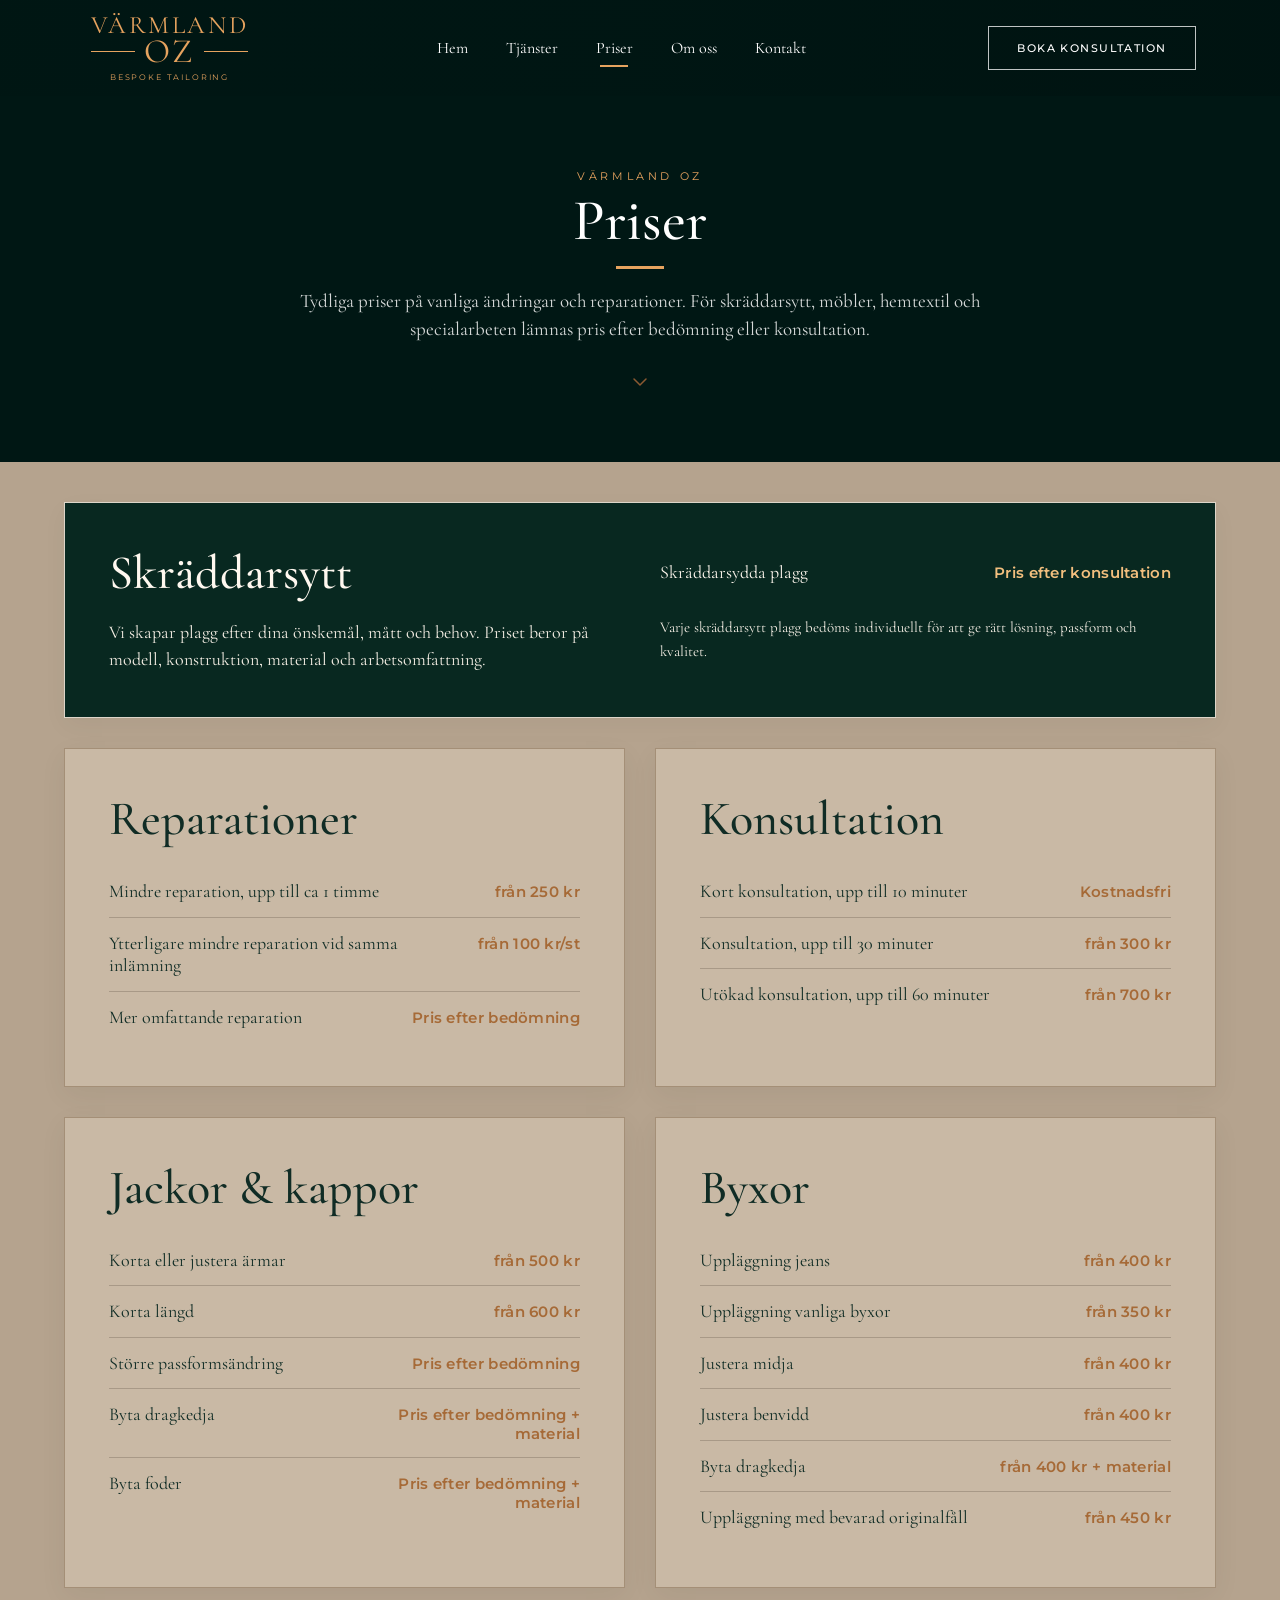
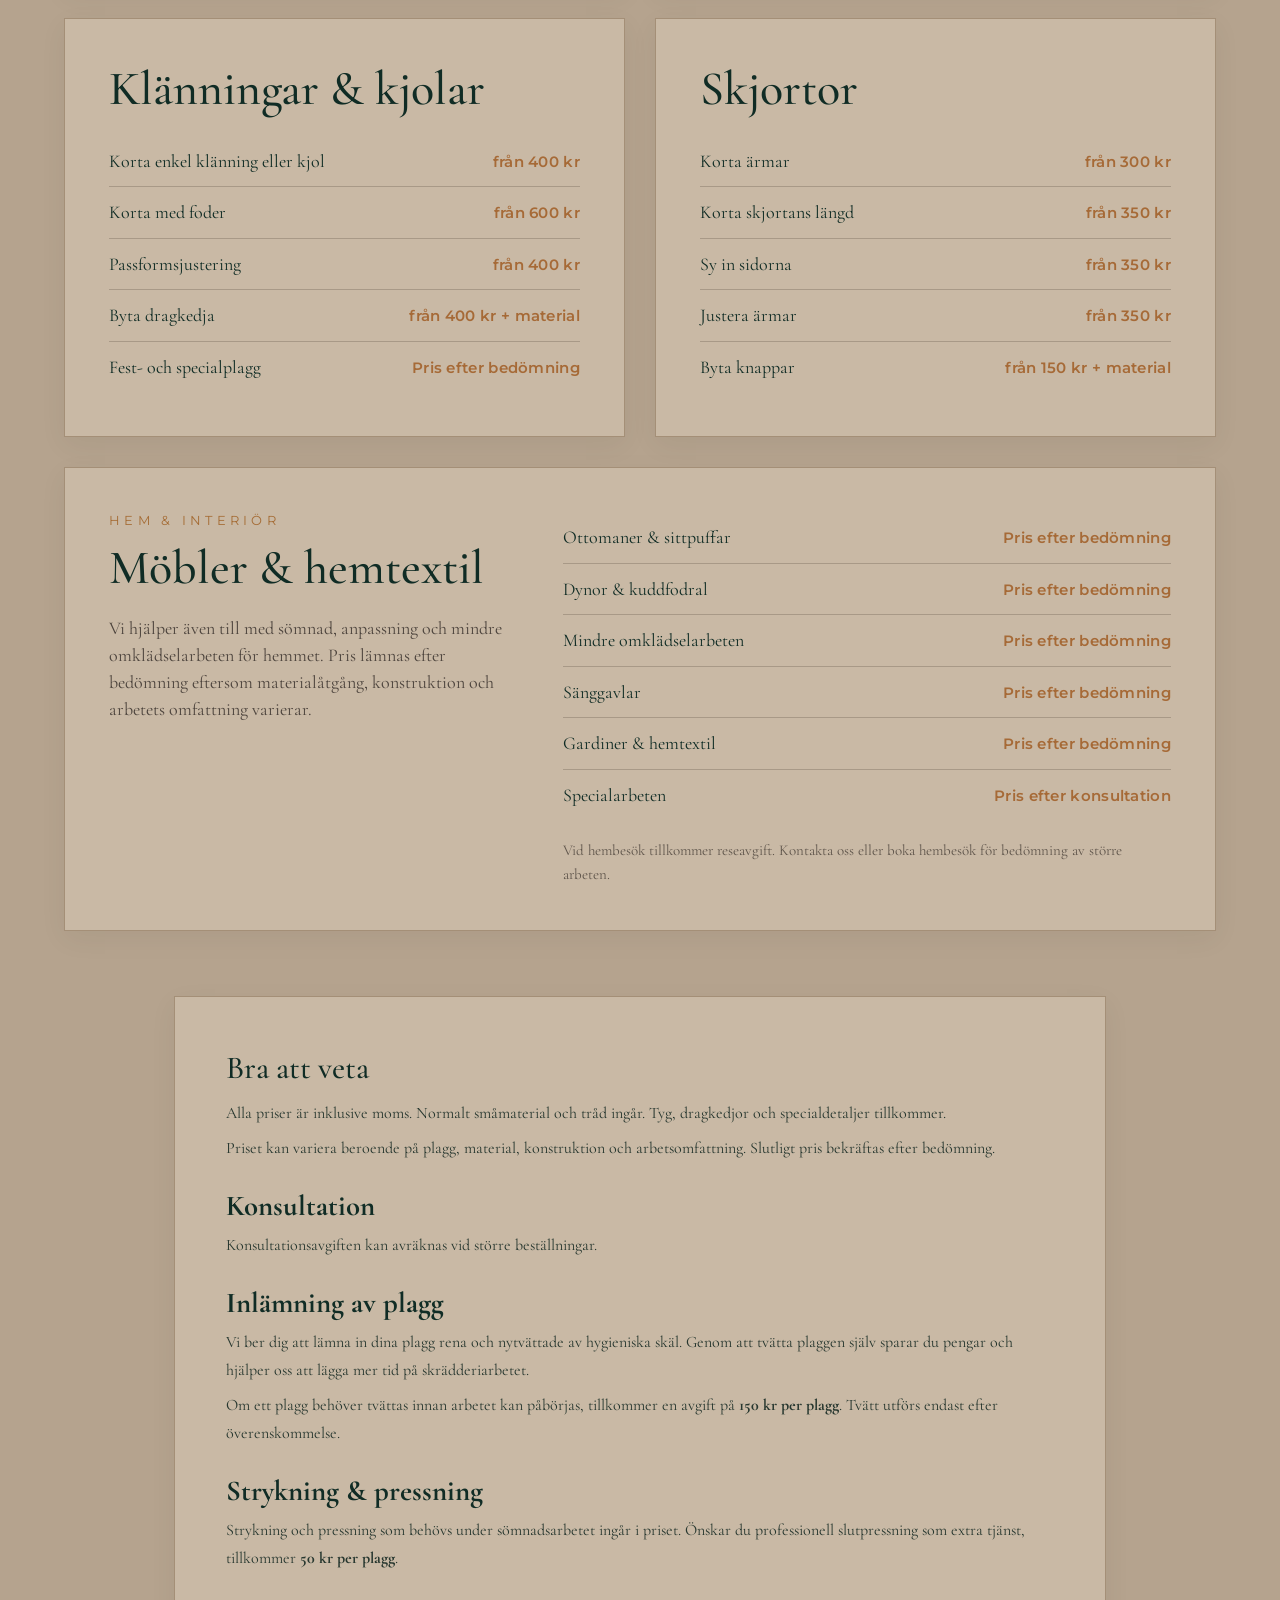
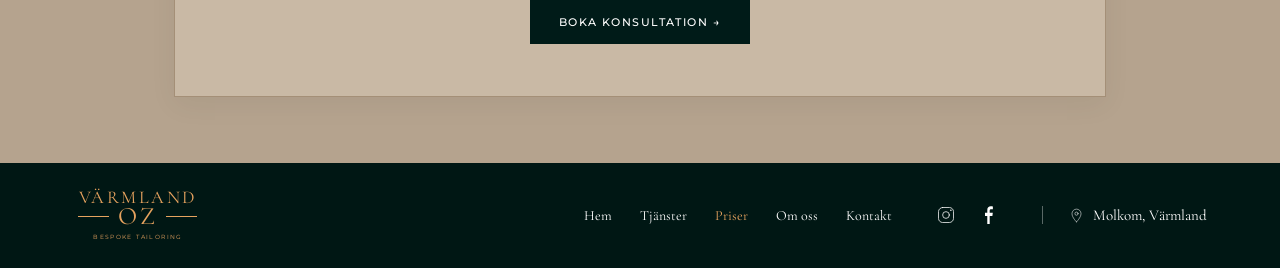
<file: priser.html>
<!DOCTYPE html>

<html lang="sv">
<head>
<meta charset="utf-8"/>
<meta content="width=device-width, initial-scale=1" name="viewport"/>
<meta content="Se priser för skrädderi i Molkom, Värmland. Priser på bland annat uppläggning av byxor, klädändringar, reparationer och skräddarsytt hos Värmland OZ." name="description"/>
<title>Priser på skrädderi &amp; klädändringar | Värmland OZ</title>
<link href="https://fonts.googleapis.com" rel="preconnect"/>
<link crossorigin="" href="https://fonts.gstatic.com" rel="preconnect"/>
<link href="https://fonts.googleapis.com/css2?family=Cormorant+Garamond:wght@400;500;600&amp;family=Montserrat:wght@400;500;600&amp;display=swap" rel="stylesheet"/>
<style id="varmland-oz-styles">
/* Full original V9 design embedded to prevent missing stylesheet */
:root{
  --green:#001b18;
  --green-2:#002621;
  --cream:#f4f0e7;
  --ink:#1c1712;
  --gold:#e6a35f;
  --gold-light:#f5c681;
  --line:rgba(31,23,16,.18);
  --serif:"Cormorant Garamond", Georgia, serif;
  --sans:"Montserrat", Arial, sans-serif;
}
*{box-sizing:border-box}
html{scroll-behavior:smooth}
body{margin:0;background:var(--cream);color:var(--ink);font-family:var(--serif);font-size:18px}
a{color:inherit;text-decoration:none}
img{display:block;max-width:100%}
button{font:inherit}
.site-header{height:96px;position:absolute;z-index:30;top:0;left:0;right:0;padding:20px 6.6%;display:flex;align-items:center;justify-content:space-between;color:white}
.brand{display:inline-flex;min-width:170px;flex-direction:column;align-items:center;color:var(--gold);line-height:.86;letter-spacing:.14em;font-family:var(--serif)}
.brand-top{font-size:25px}.brand-main{font-size:34px;display:flex;align-items:center;gap:9px}.brand-main i{width:44px;height:1px;background:currentColor;display:block}.brand-sub{font-family:var(--sans);font-size:8px;letter-spacing:.23em;margin-top:8px}
.brand-small{min-width:130px}.brand-small .brand-top{font-size:18px}.brand-small .brand-main{font-size:25px}.brand-small .brand-main i{width:31px}.brand-small .brand-sub{font-size:6px}
.desktop-nav{display:flex;gap:38px;font-size:16px}.desktop-nav a{position:relative}.desktop-nav a.active::after,.footer nav a.active::after{content:"";position:absolute;left:0;right:0;bottom:-9px;margin:auto;width:28px;height:2px;background:var(--gold)}
.header-actions{display:flex;align-items:center;gap:22px}.language{border:0;background:transparent;color:white;cursor:pointer;font-size:16px}.btn{display:inline-flex;align-items:center;justify-content:center;min-height:44px;padding:0 28px;border:1px solid currentColor;font-family:var(--sans);font-size:11px;font-weight:500;letter-spacing:.13em;text-transform:uppercase;white-space:nowrap}.btn-gold{background:linear-gradient(90deg,var(--gold-light),#ffd399);border-color:var(--gold-light);color:#16110d}.btn-outline{color:#fff;border-color:rgba(255,255,255,.75);background:transparent}.btn-dark{background:var(--green);color:#fff;border-color:var(--green)}
.menu-toggle{display:none;width:42px;height:38px;border:0;background:none;padding:5px;flex-direction:column;justify-content:space-around}.menu-toggle span{display:block;height:2px;background:var(--gold);width:100%}
.hero{min-height:490px;background:radial-gradient(circle at 67% 25%,rgba(10,65,57,.55),transparent 38%),linear-gradient(135deg,#001b18 0%,#00110f 64%,#00241f 100%);color:white;display:grid;grid-template-columns:1.05fr .95fr;position:relative;overflow:hidden;padding:126px 6.8% 34px}
.hero::before{content:"";position:absolute;inset:0;opacity:.32;background-image:repeating-linear-gradient(118deg,transparent 0 5px,rgba(255,255,255,.025) 5px 6px)}
.hero-copy{z-index:2;max-width:550px}.eyebrow{margin:0 0 14px;font-family:var(--sans);font-size:13px;letter-spacing:.33em}.hero h1{font-weight:500;line-height:.98;font-size:58px;margin:0 0 20px}.gold-rule{width:48px;height:3px;background:var(--gold);margin:16px 0}.lead{font-size:19px;line-height:1.4;max-width:470px;margin:0 0 20px}.hero-buttons{display:flex;gap:18px}.hero-buttons .btn{min-width:185px}.values{font-family:var(--sans);font-size:11px;letter-spacing:.23em;margin-top:25px}.values b{color:var(--gold);padding:0 14px}
.hero-art{position:relative;z-index:1}.fabric-glow{position:absolute;inset:-50px -90px -40px -40px;background:radial-gradient(ellipse at center,rgba(17,81,71,.45),transparent 63%);transform:rotate(-8deg)}.tag-image{position:absolute;width:360px;right:11%;top:-42px;filter:drop-shadow(0 18px 18px rgba(0,0,0,.55));transform:rotate(-3deg)}.medallion{position:absolute;width:135px;right:-2%;bottom:62px;filter:drop-shadow(0 8px 10px rgba(0,0,0,.4))}
.services{background:#f7f3eb;display:grid;grid-template-columns:repeat(3,1fr);padding:26px 6.5% 24px}.services article{text-align:center;padding:0 42px;position:relative}.services article+article{border-left:1px solid var(--line)}.service-icon{font-size:48px;line-height:1;height:58px}.services h2{font-size:22px;font-weight:500;margin:8px 0 1px}.services p{margin:0;font-size:17px;line-height:1.12}.services article>a{font-size:24px;display:inline-block;margin-top:11px}
.about{display:grid;grid-template-columns:1.04fr 1fr;min-height:300px;background:#f6f1e7}.about-image{overflow:hidden}.about-image img{width:100%;height:100%;object-fit:cover}.about-copy{padding:42px 5.5% 20px}.eyebrow.dark{color:#211a14;font-size:10px}.about-copy h2{font-size:46px;line-height:1;margin:6px 0 15px;font-weight:500}.about-text-row{display:flex;gap:38px;align-items:flex-start;margin:28px 0 20px}.about-text-row p{font-size:17px}.about-text-row blockquote{border-left:1px solid #aaa;padding:4px 0 4px 28px;margin:0;font-size:19px;font-style:italic;max-width:180px}.about-copy .btn{font-size:10px}
.prices{display:grid;grid-template-columns:repeat(5,1fr);padding:20px 5.8% 18px;background:#f8f4ec;align-items:start;gap:0}.price-item{text-align:center;padding:0 18px;min-height:87px}.price-item+.price-item{border-left:1px solid var(--line)}.price-item span{display:block;font-size:15px;min-height:34px}.price-item small{font-size:11px}.price-item strong{display:block;font-weight:500;font-size:24px;margin-top:8px}.price-link{grid-column:5;justify-self:end;margin-top:12px;color:#231a13;border-color:#9d958b}
.booking{height:267px;position:relative;background:url('assets/cta-desktop-v2.png') center/cover no-repeat;color:white;display:flex;align-items:center;justify-content:center;overflow:hidden}.booking-overlay{position:absolute;inset:0;background:rgba(0,13,11,.35)}.booking-copy{position:relative;text-align:center;background:rgba(1,24,21,.48);padding:16px 24px 20px}.booking-copy .eyebrow{font-size:10px}.booking h2{font-size:34px;line-height:1.02;font-weight:500;margin:6px 0 16px}
.footer{min-height:105px;background:#001714;color:white;padding:22px 5.7%;display:flex;align-items:center;gap:42px}.footer nav{display:flex;gap:28px;font-size:14px;margin-left:auto}.footer nav a{position:relative}.socials{display:flex;gap:18px;font-family:var(--sans);font-weight:600;font-size:22px}.location{font-size:15px;margin:0;border-left:1px solid rgba(255,255,255,.35);padding-left:25px}
.mobile-menu,.menu-backdrop{display:none}

@media(max-width:900px){
  .desktop-nav,.desktop-book{display:none}.menu-toggle{display:flex}.site-header{height:88px;padding:17px 6%}.brand{min-width:145px}.brand-top{font-size:20px}.brand-main{font-size:28px}.brand-main i{width:35px}.brand-sub{font-size:6px}
  .hero{grid-template-columns:1fr;min-height:540px;padding:137px 7% 24px}.hero-copy{max-width:65%;}.hero h1{font-size:49px}.lead{font-size:18px}.hero-art{position:absolute;inset:0}.tag-image{width:280px;right:1%;top:119px}.medallion{width:104px;right:1%;bottom:91px}.services article{padding:0 18px}.about-copy{padding:34px 5%}.about-copy h2{font-size:40px}.prices{padding-left:2%;padding-right:2%}.price-item{padding:0 8px}.footer{gap:20px}.footer nav{gap:16px}
}

@media(max-width:650px){
  body{font-size:16px}.site-header{position:absolute;padding:16px 7%;}.header-actions{gap:10px}.language{font-size:16px}.menu-toggle{width:38px}
  .hero{min-height:542px;padding:150px 7% 16px;display:block;background:radial-gradient(circle at 78% 25%,rgba(13,80,69,.55),transparent 42%),linear-gradient(135deg,#001b18,#00100e 70%)}.hero-copy{max-width:100%;position:relative;z-index:4}.hero .eyebrow{font-size:11px;max-width:175px;line-height:1.45}.hero h1{font-size:42px;line-height:.95;max-width:295px}.hero .gold-rule{width:48px;height:3px;margin:13px 0}.lead{font-size:17px;line-height:1.15;max-width:230px;margin-bottom:15px}.hero-buttons{display:grid;gap:8px;width:265px}.hero-buttons .btn{height:42px}.values{font-size:9px;letter-spacing:.17em;white-space:nowrap;margin-top:18px}.values b{padding:0 6px}.tag-image{width:200px;right:-12px;top:130px;transform:rotate(-6deg)}.medallion{width:84px;right:-2px;bottom:90px}
  .services{grid-template-columns:repeat(3,1fr);padding:24px 4px 21px}.services article{padding:0 8px}.services article+article{border-left:1px solid var(--line)}.service-icon{font-size:38px;height:47px}.services h2{font-size:15px}.services p{font-size:13px;line-height:1.15}.services article>a{font-size:20px;margin-top:7px}
  .about{grid-template-columns:1fr 1fr;min-height:270px}.about-image img{object-position:center}.about-copy{padding:20px 16px}.eyebrow.dark{font-size:8px;line-height:1.5}.about-copy h2{font-size:32px;line-height:.95;margin-top:6px}.about-copy .gold-rule{width:38px;height:2px;margin:12px 0}.about-text-row{display:block;margin:15px 0 12px}.about-text-row p{font-size:14px;line-height:1.15}.about-text-row blockquote{display:none}.about-copy .btn{padding:0 10px;min-height:38px;font-size:8px;width:100%}
  .prices{display:block;padding:18px 7% 20px}.price-item{min-height:auto;padding:11px 0;display:flex;justify-content:space-between;align-items:flex-end;text-align:left;border-bottom:1px solid var(--line)}.price-item+.price-item{border-left:0}.price-item span{font-size:15px;min-height:0}.price-item strong{font-size:22px;margin:0}.price-link{display:flex;width:230px;margin:16px auto 0;min-height:40px}
  .booking{height:258px;background-position:center}.booking-copy{padding:10px 18px 17px}.booking h2{font-size:31px}.booking .btn{min-height:42px;padding:0 20px}
  .footer{display:grid;grid-template-columns:1fr;justify-items:center;padding:25px 4% 24px;gap:17px}.footer nav{margin:0;gap:16px;font-size:12px}.footer .location{border-left:0;padding:0;font-size:12px}.footer .socials{font-size:20px}
  .mobile-menu{display:flex;position:fixed;z-index:100;inset:0 0 0 auto;width:min(88vw,390px);background:linear-gradient(145deg,#001d19,#00110f 70%);color:#fff;padding:29px 34px 40px;flex-direction:column;transform:translateX(102%);transition:.25s ease;box-shadow:-18px 0 45px rgba(0,0,0,.35)}.mobile-menu.open{transform:translateX(0)}.mobile-menu-top{display:flex;justify-content:space-between;align-items:start}.menu-close{border:0;background:transparent;color:white;font-size:34px;line-height:1;cursor:pointer}.mobile-menu nav{display:flex;flex-direction:column;gap:26px;margin:50px 0 28px;font-size:20px}.mobile-menu nav a.active{color:var(--gold)}.mobile-menu hr{width:100%;border:0;border-top:1px solid rgba(255,255,255,.45)}.mobile-language{align-self:flex-start;margin:12px 0 18px}.mobile-menu .btn{width:100%;min-height:48px}.mobile-menu .socials{justify-content:center;margin:24px 0}.mobile-menu .location{border:0;padding:0;text-align:center}.menu-backdrop{display:block;position:fixed;z-index:90;inset:0;background:rgba(0,0,0,.45)}.menu-backdrop[hidden]{display:none}
}


/* =========================
   V3 IMAGE + ICON SYSTEM
   ========================= */

.hero-art{
  position:relative;
  z-index:1;
  min-height:100%;
  background-image:url('assets/hero-desktop-v2.png') !important;
  background-size:cover !important;
  background-position:center center !important;
  background-repeat:no-repeat !important;
}
.hero-art .fabric-glow,
.hero-art .tag-image,
.hero-art .medallion{
  display:none !important;
}

.booking{
  background-image:url('assets/cta-desktop-v2.png') !important;
  background-size:cover !important;
  background-position:center center !important;
  background-repeat:no-repeat !important;
}

.service-icon{
  display:flex;
  align-items:center;
  justify-content:center;
}
.service-icon img{
  width:48px;
  height:48px;
  object-fit:contain;
}
.language{
  display:inline-flex;
  align-items:center;
  gap:7px;
}
.globe-icon{
  width:17px;
  height:17px;
}
.flag-icon{
  width:22px;
  height:14px;
  border-radius:2px;
  box-shadow:0 0 0 1px rgba(255,255,255,.18);
}
.chevron{
  font-size:14px;
  opacity:.85;
}
.socials a{
  width:24px;
  height:24px;
  display:inline-flex;
  align-items:center;
  justify-content:center;
}
.socials img{
  width:100%;
  height:100%;
  object-fit:contain;
}
.location{
  display:flex;
  align-items:center;
  gap:8px;
}
.location img{
  width:17px;
  height:17px;
  flex:0 0 auto;
}

@media(max-width:650px){
  .hero-art{
    background-image:url('assets/hero-mobile-v2.png') !important;
    background-size:cover !important;
    background-position:center center !important;
  }

  .booking{
    background-image:url('assets/cta-mobile-v2.png') !important;
    background-size:cover !important;
    background-position:center center !important;
  }

  .service-icon img{
    width:38px;
    height:38px;
  }
  .socials a{
    width:22px;
    height:22px;
  }
}


/* =========================
   V4 — CLEAN HERO + REFINED ICONS
   ========================= */
.hero{
  min-height:570px;
  display:block;
  position:relative;
  overflow:hidden;
  padding:132px 6.8% 48px;
  background:#001714;
}
.hero::before{display:none!important}
.hero-media{position:absolute;inset:0;z-index:0;display:block}
.hero-media img{width:100%;height:100%;object-fit:cover;object-position:center center}
.hero-shade{position:absolute;inset:0;z-index:1;background:linear-gradient(90deg,rgba(0,18,16,.88) 0%,rgba(0,18,16,.68) 34%,rgba(0,18,16,.22) 58%,rgba(0,18,16,.05) 100%)}
.hero-copy{position:relative;z-index:2;max-width:550px}
.hero-art,.tag-image,.medallion,.fabric-glow{display:none!important}
.service-icon{height:62px}
.service-icon img{width:56px;height:56px;object-fit:contain}
.services article:nth-child(2) .service-icon img{width:60px;height:60px}
.price-item strong{line-height:1.08}

@media(max-width:900px){
  .hero{min-height:570px;padding:137px 7% 32px}
  .hero-copy{max-width:62%}
  .hero-shade{background:linear-gradient(90deg,rgba(0,18,16,.9) 0%,rgba(0,18,16,.63) 50%,rgba(0,18,16,.12) 100%)}
}
@media(max-width:650px){
  .hero{min-height:620px;padding:148px 7% 24px}
  .hero-copy{max-width:100%}
  .hero-media img{object-position:center center}
  .hero-shade{background:linear-gradient(180deg,rgba(0,17,15,.82) 0%,rgba(0,17,15,.55) 46%,rgba(0,17,15,.18) 100%)}
  .service-icon{height:48px}
  .service-icon img{width:42px;height:42px}
  .services article:nth-child(2) .service-icon img{width:46px;height:46px}
}

/* =========================
   PRICE PAGE
   ========================= */
.price-page{background:#f4f0e7;color:var(--ink)}
.price-page .site-header{position:relative;background:#001714}
.price-hero{background:#001714;color:white;text-align:center;padding:72px 7% 68px}
.price-hero .eyebrow{color:var(--gold);font-size:11px}
.price-hero h1{font-size:58px;font-weight:500;line-height:.95;margin:8px 0 18px}
.price-hero p{max-width:720px;margin:0 auto;font-size:19px;line-height:1.5;color:rgba(255,255,255,.84)}
.price-grid{max-width:1180px;margin:0 auto;padding:64px 5% 42px;display:grid;grid-template-columns:repeat(2,minmax(0,1fr));gap:24px}
.price-card{background:#faf7f0;border:1px solid rgba(38,27,18,.14);padding:34px 34px 30px;box-shadow:0 8px 24px rgba(37,26,16,.04)}
.price-card.featured{grid-column:1/-1;background:#0b2622;color:white;border-color:#183a34;display:grid;grid-template-columns:.78fr 1.22fr;gap:42px;align-items:start}
.price-card h2{font-size:34px;font-weight:500;margin:0 0 22px}
.price-card.featured h2{font-size:42px;color:#fff}
.price-card-intro{font-size:18px;line-height:1.5;margin:0;color:rgba(255,255,255,.8)}
.price-list{margin:0;padding:0;list-style:none}
.price-row{display:flex;justify-content:space-between;gap:28px;padding:14px 0;border-bottom:1px solid rgba(33,24,16,.14);align-items:flex-start}
.price-card.featured .price-row{border-color:rgba(255,255,255,.16)}
.price-row:last-child{border-bottom:0}
.price-name{font-size:18px;line-height:1.25}
.price-value{font-family:var(--sans);font-size:14px;font-weight:500;letter-spacing:.02em;text-align:right;white-space:nowrap;color:#8c5d36}
.price-card.featured .price-value{color:#f5c681}
.price-note{font-size:15px;line-height:1.55;margin:20px 0 0;color:#5f554b}
.price-card.featured .price-note{color:rgba(255,255,255,.72)}
.price-info{max-width:1060px;margin:0 auto 66px;padding:0 5%}
.price-info-box{border-top:1px solid rgba(33,24,16,.18);border-bottom:1px solid rgba(33,24,16,.18);padding:30px 0}
.price-info h2{font-size:32px;font-weight:500;margin:0 0 12px}
.price-info p{font-size:16px;line-height:1.6;margin:7px 0;color:#4d443d}
.price-cta{text-align:center;margin-top:28px}
.price-page .footer nav a.active::after{display:none}
.price-page .footer nav a[href="priser.html"]{color:var(--gold)}

@media(max-width:760px){
  .price-page .site-header{height:88px}
  .price-hero{padding:54px 7% 48px}
  .price-hero h1{font-size:43px}
  .price-hero p{font-size:17px}
  .price-grid{grid-template-columns:1fr;padding:34px 6% 26px;gap:16px}
  .price-card,.price-card.featured{grid-column:auto;display:block;padding:26px 22px}
  .price-card h2,.price-card.featured h2{font-size:30px;margin-bottom:15px}
  .price-card-intro{font-size:16px;margin-bottom:18px}
  .price-row{gap:18px;padding:12px 0}
  .price-name{font-size:16px}
  .price-value{font-size:12px;white-space:normal;max-width:44%}
  .price-info{margin-bottom:46px;padding:0 6%}
}


/* =========================================================
   V5 — LANGUAGE, HERO POSITION, SERVICES PAGE, ICON REFINEMENT
   ========================================================= */

/* Cleaner, quieter header area over the hero */
.site-header::before{
  content:"";
  position:absolute;
  inset:0;
  z-index:-1;
  pointer-events:none;
  background:linear-gradient(90deg,rgba(0,18,16,.18) 0%,rgba(0,18,16,.24) 48%,rgba(0,18,16,.72) 100%);
}
.hero-media img{
  object-position:center 18% !important;
}

/* Working language dropdown */
.language-switcher{position:relative;z-index:50}
.language{
  min-height:38px;
  padding:6px 8px;
  border-radius:2px;
  display:inline-flex;
  align-items:center;
  gap:8px;
  transition:background .18s ease;
}
.language:hover,.language[aria-expanded="true"]{background:rgba(255,255,255,.08)}
.globe-icon{width:17px;height:17px}
.flag-icon{width:25px;height:16px}
.current-lang{font-family:var(--sans);font-size:13px;font-weight:500;letter-spacing:.05em}
.chevron-icon{width:12px;height:12px;transition:transform .18s ease}
.language[aria-expanded="true"] .chevron-icon{transform:rotate(180deg)}
.language-menu{
  position:absolute;
  top:calc(100% + 9px);
  right:0;
  min-width:178px;
  padding:7px;
  background:rgba(0,25,22,.97);
  border:1px solid rgba(255,255,255,.14);
  box-shadow:0 18px 45px rgba(0,0,0,.28);
  backdrop-filter:blur(10px);
}
.language-menu[hidden]{display:none}
.language-menu button{
  width:100%;
  border:0;
  background:transparent;
  color:#fff;
  display:grid;
  grid-template-columns:26px 1fr auto;
  align-items:center;
  gap:9px;
  text-align:left;
  padding:10px 9px;
  cursor:pointer;
  font-family:var(--sans);
  font-size:12px;
}
.language-menu button:hover,.language-menu button.active{background:rgba(255,255,255,.08)}
.language-menu button img{width:24px;height:15px;border-radius:1px}
.language-menu button small{font-size:9px;letter-spacing:.08em;opacity:.55}
.mobile-language-switcher{align-self:flex-start;margin:12px 0 18px}
.mobile-language-switcher .language-menu{left:0;right:auto}

/* More refined service icon proportions */
.service-icon{height:68px}
.service-icon img{width:64px;height:64px}
.services article:nth-child(2) .service-icon img{width:72px;height:64px}
.services article:nth-child(3) .service-icon img{width:58px;height:58px}

/* Services page */
.services-page{background:var(--cream)}
.services-page .site-header{position:relative;background:#001714}
.services-page .site-header::before{display:none}
.subpage-hero{
  background:#001714;
  color:#fff;
  text-align:center;
  padding:76px 7% 70px;
}
.subpage-hero .eyebrow{color:var(--gold);font-size:11px}
.subpage-hero h1{font-size:60px;font-weight:500;line-height:.94;margin:9px 0 18px}
.subpage-hero .gold-rule{margin:0 auto 22px}
.subpage-hero>p:last-child{max-width:760px;margin:0 auto;font-size:19px;line-height:1.55;color:rgba(255,255,255,.82)}

.service-detail-list{max-width:1160px;margin:0 auto;padding:64px 6% 52px}
.service-detail{
  display:grid;
  grid-template-columns:150px 1fr;
  gap:48px;
  align-items:center;
  padding:46px 0;
  border-bottom:1px solid rgba(35,24,16,.16);
}
.service-detail:first-child{padding-top:12px}
.service-detail:last-child{border-bottom:0}
.detail-icon{
  width:126px;height:126px;
  display:flex;align-items:center;justify-content:center;
  border:1px solid rgba(166,106,63,.34);
  border-radius:50%;
}
.detail-icon img{width:72px;height:72px}
.service-detail:nth-child(2) .detail-icon img{width:82px;height:72px}
.detail-copy{max-width:760px}
.detail-copy .eyebrow{font-size:10px;color:#93613e}
.detail-copy h2{font-size:42px;font-weight:500;line-height:1;margin:8px 0 17px}
.detail-copy>p:not(.eyebrow){font-size:18px;line-height:1.6;color:#544b43;margin:0 0 24px}
.text-link{font-family:var(--sans);font-size:11px;letter-spacing:.12em;text-transform:uppercase;border-bottom:1px solid currentColor;padding-bottom:4px}

.service-process{background:#ece6dc;text-align:center;padding:66px 6% 74px}
.service-process h2{font-size:44px;font-weight:500;margin:7px 0 34px}
.process-grid{max-width:1080px;margin:0 auto;display:grid;grid-template-columns:repeat(3,1fr);gap:26px}
.process-grid>div{padding:30px 26px;background:rgba(255,255,255,.46);border:1px solid rgba(45,31,20,.1)}
.process-grid span{font-family:var(--sans);font-size:10px;letter-spacing:.15em;color:#9a6741}
.process-grid h3{font-size:25px;font-weight:500;margin:10px 0 10px}
.process-grid p{font-size:16px;line-height:1.5;color:#5a5047;margin:0}
.services-page .footer nav a.active::after{content:"";}

@media(max-width:900px){
  .hero-media img{object-position:center 10% !important}
  .service-detail{grid-template-columns:110px 1fr;gap:30px}
  .detail-icon{width:100px;height:100px}
}
@media(max-width:650px){
  .site-header::before{background:linear-gradient(180deg,rgba(0,18,16,.66),rgba(0,18,16,.08))}
  .hero-media img{object-position:center top !important}
  .language{gap:6px;padding:5px 6px}
  .flag-icon{width:23px;height:15px}
  .current-lang{font-size:12px}
  .service-icon img{width:46px;height:46px}
  .services article:nth-child(2) .service-icon img{width:52px;height:46px}
  .services article:nth-child(3) .service-icon img{width:44px;height:44px}
  .subpage-hero{padding:54px 7% 49px}
  .subpage-hero h1{font-size:43px}
  .subpage-hero>p:last-child{font-size:17px}
  .service-detail-list{padding:28px 7% 34px}
  .service-detail{display:block;padding:34px 0}
  .detail-icon{width:82px;height:82px;margin-bottom:21px}
  .detail-icon img{width:52px;height:52px}
  .service-detail:nth-child(2) .detail-icon img{width:60px;height:52px}
  .detail-copy h2{font-size:32px}
  .detail-copy>p:not(.eyebrow){font-size:16px}
  .service-process{padding:48px 7% 54px}
  .service-process h2{font-size:34px}
  .process-grid{grid-template-columns:1fr;gap:13px}
}


/* =========================================================
   V7 — OLD DESIGN PRESERVED / REFERENCE ICONS ONLY
   ========================================================= */

/* Preserve the existing Värmland OZ composition and photography.
   Only the three service icons below are intentionally changed. */
.service-icon{
  height:64px !important;
  display:flex !important;
  align-items:center !important;
  justify-content:center !important;
  color:#1b1916 !important;
}

.service-icon img{
  display:block !important;
  object-fit:contain !important;
  width:50px !important;
  height:50px !important;
  filter:none !important;
}

.services article:nth-child(1) .service-icon img{
  width:42px !important;
  height:54px !important;
}

.services article:nth-child(2) .service-icon img{
  width:51px !important;
  height:51px !important;
}

.services article:nth-child(3) .service-icon img{
  width:50px !important;
  height:50px !important;
}

/* Same icons on the dedicated services page. */
.detail-icon{
  color:#1b1916 !important;
}
.detail-icon img{
  filter:none !important;
  object-fit:contain !important;
}
.service-detail:nth-child(1) .detail-icon img{
  width:48px !important;
  height:62px !important;
}
.service-detail:nth-child(2) .detail-icon img{
  width:59px !important;
  height:59px !important;
}
.service-detail:nth-child(3) .detail-icon img{
  width:56px !important;
  height:56px !important;
}

@media(max-width:650px){
  .service-icon{height:54px !important}
  .services article:nth-child(1) .service-icon img{width:36px !important;height:46px !important}
  .services article:nth-child(2) .service-icon img{width:44px !important;height:44px !important}
  .services article:nth-child(3) .service-icon img{width:43px !important;height:43px !important}
}


/* =========================================================
   V8 — HOMEPAGE PRICE TEASER
   Editorial alternative to the old five-column price strip.
   ========================================================= */

.home-price-teaser{
  background:#08241f;
  color:#fff;
  padding:56px 6.5% 58px;
  display:grid;
  grid-template-columns:minmax(300px,.82fr) minmax(470px,1.18fr);
  gap:7%;
  align-items:start;
}

.price-teaser-intro{
  max-width:470px;
  padding-top:6px;
}

.price-teaser-intro .eyebrow{
  color:#d99a59;
  font-size:10px;
  margin-bottom:13px;
}

.price-teaser-intro h2{
  margin:0;
  font-weight:500;
  font-size:43px;
  line-height:1.02;
}

.price-teaser-intro .gold-rule{
  margin:19px 0 20px;
}

.price-teaser-intro>p:not(.eyebrow){
  color:rgba(255,255,255,.72);
  font-size:17px;
  line-height:1.55;
  margin:0 0 27px;
  max-width:430px;
}

.price-teaser-intro .btn{
  min-height:43px;
}

.price-teaser-list{
  border-top:1px solid rgba(255,255,255,.24);
}

.price-teaser-row{
  color:#fff;
  display:grid;
  grid-template-columns:minmax(0,1fr) auto;
  gap:28px;
  align-items:center;
  padding:17px 3px 16px;
  border-bottom:1px solid rgba(255,255,255,.18);
  transition:padding .18s ease, background .18s ease;
}

.price-teaser-row:hover{
  padding-left:12px;
  padding-right:12px;
  background:rgba(255,255,255,.035);
}

.price-teaser-name{
  display:block;
  font-size:18px;
  line-height:1.22;
}

.price-teaser-name small{
  display:block;
  margin-bottom:5px;
  font-family:var(--sans);
  color:#dca66c;
  font-size:8px;
  font-weight:500;
  letter-spacing:.18em;
}

.price-teaser-row strong{
  font-family:var(--sans);
  font-size:13px;
  line-height:1.3;
  font-weight:500;
  color:#f4c382;
  white-space:nowrap;
  text-align:right;
}

.price-teaser-row.featured-price{
  padding-top:21px;
  padding-bottom:21px;
}

.price-teaser-row.featured-price .price-teaser-name{
  font-size:21px;
}

.price-teaser-row.featured-price strong{
  font-size:14px;
}

@media(max-width:900px){
  .home-price-teaser{
    grid-template-columns:.9fr 1.1fr;
    gap:5%;
    padding-left:5%;
    padding-right:5%;
  }
  .price-teaser-intro h2{font-size:37px}
  .price-teaser-name{font-size:16px}
}

@media(max-width:650px){
  .home-price-teaser{
    display:block;
    padding:42px 7% 44px;
  }
  .price-teaser-intro{
    max-width:none;
    margin-bottom:34px;
  }
  .price-teaser-intro h2{
    font-size:35px;
  }
  .price-teaser-intro>p:not(.eyebrow){
    font-size:15px;
    max-width:none;
  }
  .price-teaser-intro .btn{
    width:100%;
  }
  .price-teaser-row{
    grid-template-columns:1fr;
    gap:6px;
    padding:14px 0 13px;
  }
  .price-teaser-row:hover{
    padding-left:0;
    padding-right:0;
    background:transparent;
  }
  .price-teaser-row strong{
    text-align:left;
    font-size:13px;
  }
  .price-teaser-row.featured-price{
    padding-top:17px;
    padding-bottom:17px;
  }
  .price-teaser-row.featured-price .price-teaser-name{
    font-size:19px;
  }
}

/* V9 — light homepage price teaser */
.home-price-teaser{
  background:#f4efe6 !important;
  color:#191713 !important;
  border-top:1px solid rgba(38,29,21,.08);
  border-bottom:1px solid rgba(38,29,21,.10);
}
.price-teaser-intro .eyebrow{color:#9b633a !important;}
.price-teaser-intro h2{color:#171511 !important;}
.price-teaser-intro>p:not(.eyebrow){color:#625b53 !important;}
.price-teaser-list{border-top:1px solid rgba(38,29,21,.28) !important;}
.price-teaser-row{
  color:#1b1814 !important;
  border-bottom:1px solid rgba(38,29,21,.18) !important;
}
.price-teaser-row:hover{background:rgba(126,82,48,.045) !important;}
.price-teaser-name small{color:#9a6239 !important;}
.price-teaser-row strong{color:#8b5733 !important;}
.price-teaser-row.featured-price{
  background:rgba(255,255,255,.34);
  padding-left:14px;
  padding-right:14px;
  border-left:2px solid #b47a48;
}
.price-teaser-row.featured-price:hover{background:rgba(255,255,255,.52) !important;}
@media(max-width:650px){
  .price-teaser-row.featured-price{padding-left:11px;padding-right:11px;}
}



/* OZ 2026-10-21: stable responsive navigation across ALL narrow desktop widths */
@media (max-width:900px) {
  .site-header { z-index:50; }
  .mobile-menu {
    display:flex !important; flex-direction:column !important;
    position:fixed !important; top:0 !important; right:0 !important; bottom:0 !important; left:auto !important;
    width:min(88vw,390px) !important; height:100vh !important; height:100dvh !important;
    max-height:100dvh !important; padding:24px 28px 30px !important;
    background:#001b18 !important; color:#fff !important;
    z-index:10010 !important; overflow-x:hidden !important; overflow-y:auto !important;
    transform:translate3d(105%,0,0) !important; visibility:hidden !important;
    opacity:0; pointer-events:none !important;
    transition:transform .25s ease,opacity .25s ease,visibility .25s ease !important;
    box-shadow:-12px 0 36px rgba(0,0,0,.3);
  }
  .mobile-menu.open { transform:translate3d(0,0,0) !important; visibility:visible !important; opacity:1 !important; pointer-events:auto !important; }
  .mobile-menu .mobile-menu-top { flex:0 0 auto; width:100%; display:flex; justify-content:space-between; align-items:flex-start; }
  .mobile-menu .brand { min-width:0; flex-shrink:0; }
  .mobile-menu nav { display:flex !important; flex-direction:column !important; align-items:stretch !important; flex:0 0 auto; gap:0 !important; margin:22px 0 16px !important; width:100%; }
  .mobile-menu nav a { display:block !important; padding:11px 0 !important; font-size:20px !important; line-height:1.3 !important; color:white !important; }
  .mobile-menu nav a.active { color:var(--gold) !important; }
  .mobile-menu .btn { display:flex !important; width:100% !important; min-height:48px !important; padding:10px 12px !important; text-align:center; white-space:normal !important; }
  .mobile-menu .socials { margin:16px 0 12px !important; }
  .mobile-menu .location { margin:0 auto !important; padding:0 !important; border:0 !important; }
  .mobile-menu .menu-close { display:block !important; min-width:44px; min-height:44px; flex-shrink:0; color:#fff !important; background:transparent !important; border:0 !important; font-size:32px !important; cursor:pointer; }
  .menu-backdrop:not([hidden]) { display:block !important; position:fixed !important; inset:0 !important; z-index:10000 !important; background:rgba(0,12,10,.65) !important; }
  .menu-backdrop[hidden] { display:none !important; }
}

</style>
<style>
/* V5.4.2 — PRICE PAGE FIX */
.price-card:not(.featured) .price-card-intro{
  color:#4d443d !important;
}
.furniture-card .eyebrow{
  color:#a56c35;
}
.furniture-card{
  grid-column:1 / -1;
}
.furniture-card .price-card-intro{
  max-width:760px;
  margin-bottom:18px;
}
@media (min-width:761px){
  .furniture-card{
    display:grid;
    grid-template-columns:minmax(0,.8fr) minmax(0,1.2fr);
    column-gap:48px;
    align-items:start;
  }
  .furniture-card > .eyebrow,
  .furniture-card > h2,
  .furniture-card > .price-card-intro{
    grid-column:1;
  }
  .furniture-card > .price-list,
  .furniture-card > .price-note{
    grid-column:2;
  }
  .furniture-card > .price-list{
    grid-row:1 / span 4;
    margin-top:10px;
  }
  .furniture-card > .price-note{
    grid-row:5;
  }
}
@media (max-width:760px){
  .furniture-card{grid-column:auto}
}
</style>
<style>
/* Isolerad formateringsgaranti för prislistan – ändrar inte övriga sidor */
.price-page .price-grid{display:grid;grid-template-columns:repeat(2,minmax(0,1fr));gap:30px;max-width:1200px;margin:0 auto;padding:40px 24px 65px;align-items:stretch}
.price-page .price-card{box-sizing:border-box;min-width:0;background:#f8f4ed;border:1px solid #ddd5c9;padding:clamp(25px,4vw,44px);color:#142820}
.price-page .price-card h2{font-family:'Cormorant Garamond',serif;font-size:clamp(2rem,4vw,3rem);font-weight:500;line-height:1.1;margin:0 0 20px;color:#102b23}
.price-page .price-list{list-style:none;margin:0;padding:0}
.price-page .price-list .price-row{display:grid;grid-template-columns:minmax(0,1fr) max-content;gap:16px;align-items:baseline;padding:14px 0;border-bottom:1px solid #ded7ca;list-style:none}
.price-page .price-list .price-row:last-child{border-bottom:0}
.price-page .price-name{min-width:0;overflow-wrap:break-word}
.price-page .price-value{font-family:Montserrat,sans-serif;font-size:clamp(.8rem,1.3vw,.95rem);font-weight:600;color:#a66a37;text-align:right;white-space:normal;max-width:190px}
.price-page .price-card.featured{grid-column:1/-1;background:#082820;color:#f9f5ec;display:grid;grid-template-columns:minmax(0,1fr) minmax(0,1fr);gap:40px}
.price-page .price-card.featured h2,.price-page .price-card.featured .price-name{color:#fff8ef}
.price-page .price-card.featured .price-card-intro,.price-page .price-card.featured .price-note{color:#f4eee4}
.price-page .price-card.featured .price-row{border-color:rgba(255,255,255,.2)}
.price-page .price-card.featured .price-value{color:#f2bf7e}
.price-page .price-note{margin-top:18px;line-height:1.6}
.price-page .price-extra-info{margin-top:24px}
.price-page .price-extra-info h3{font-family:'Cormorant Garamond',serif;font-size:1.8rem;margin:22px 0 8px}
@media(max-width:760px){.price-page .price-grid{grid-template-columns:1fr;padding:24px 16px 42px;gap:18px}.price-page .price-card.featured,.price-page .furniture-card{grid-column:auto;display:block}.price-page .price-card.featured>div+div{margin-top:22px}.price-page .price-list .price-row{grid-template-columns:minmax(0,1fr) minmax(110px,auto);gap:10px}.price-page .price-value{max-width:145px}}
</style><style>
/* Price layout safety */
.price-page .price-list{list-style:none;padding-left:0;margin-left:0}
.price-page .price-row{display:flex;justify-content:space-between;align-items:baseline;gap:18px;list-style:none}
.price-page .price-name{min-width:0;flex:1}
.price-page .price-value{flex:0 0 auto;text-align:right}
@media(max-width:520px){.price-page .price-row{gap:10px}.price-page .price-value{max-width:48%;white-space:normal}}
</style><style id="varmland-oz-taupe-2026">
/* Warm sand-taupe palette, scoped to the price page. */
:root { --cream: #B5A38E; }
body.price-page, .price-page .price-grid, .price-page .price-info { background-color: #B5A38E; }
.price-page .price-card:not(.featured) { background-color: #E4D8C7; border-color: #A8957E; color: #142820; }
.price-page .price-card:not(.featured) .price-name,
.price-page .price-card:not(.featured) h2 { color: #142820; }
.price-page .price-info-box { border-color: rgba(20,40,32,.35); }
.price-page .price-info p { color: #29251F; }
</style>
<style>
/* Värmland OZ – samordnad taupepalett för prissidan */
.price-page { --oz-taupe:#B5A38E; --oz-card:#C9B9A5; --oz-ink:#102C25; --oz-border:#A48F77; }
.price-page .price-card:not(.featured),
.price-page .price-info-box {
 background:#C9B9A5 !important; color:#102C25 !important;
 border:1px solid #A48F77 !important;
 box-shadow:0 8px 26px rgba(23,31,26,.055);
}
.price-page .price-card:not(.featured) h2,
.price-page .price-card:not(.featured) .price-name,
.price-page .price-info-box h2,
.price-page .price-info-box h3 {color:#102C25 !important;}
.price-page .price-card:not(.featured) .price-row {border-color:rgba(70,58,45,.25) !important;}
.price-page .price-info-box {padding:clamp(24px,4vw,56px) !important;max-width:1160px;margin:0 auto;}
.price-page .price-info-box p {color:#27372F !important;line-height:1.75;}
.price-page .price-info-box h3 {margin-top:26px;}
.price-page .price-info {background:#B5A38E !important;}
@media(max-width:760px){.price-page .price-info-box{padding:24px !important;}}
</style><style>
/* Price-page scroll cue: quiet, accessible, hidden after scrolling */
html { scroll-behavior: smooth; }
.price-scroll-cue { display:flex; flex-direction:column; align-items:center; gap:0; width:max-content; margin:26px auto 0; color:#8b5a32; font-family:Montserrat,sans-serif; font-size:12px; letter-spacing:.11em; text-transform:uppercase; text-decoration:none; transition:opacity .3s ease,transform .3s ease; }
.price-scroll-cue svg { animation:price-cue-float 2.6s ease-in-out infinite; }
.price-scroll-cue:hover { color:#6d4226; }
.price-scroll-cue.is-hidden { opacity:0; pointer-events:none; transform:translateY(-8px); }
@keyframes price-cue-float { 0%,100%{transform:translateY(0)} 50%{transform:translateY(5px)} }
@media (prefers-reduced-motion: reduce) { html{scroll-behavior:auto} .price-scroll-cue svg{animation:none} .price-scroll-cue{transition:none} }
</style>
<style>

/* Värmland OZ — mobilförbättringar oktober 2026 */
.language-switcher, .mobile-language-switcher { display:none !important; }
/* Visa hela motivet i sektionen Bakom Värmland OZ utan beskärning. */
.about-image { background:#102c25; display:flex; align-items:center; justify-content:center; }
.about-image img { display:block; width:100%; height:100%; object-fit:contain !important; object-position:center !important; }
@media(max-width:650px) {
  .hero-media img { object-fit:contain !important; object-position:center center !important; }
  .hero-media { background:#001714; }
  .about-image { min-height:230px; }
  .about-image img { max-height:420px; }
  .price-page .price-list .price-row { display:grid !important; grid-template-columns:minmax(0,1fr) minmax(0,44%) !important; gap:12px !important; align-items:start !important; }
  .price-page .price-list .price-name { min-width:0; overflow-wrap:break-word; }
  .price-page .price-list .price-value { display:block; min-width:0; max-width:none !important; width:100%; text-align:right !important; overflow-wrap:break-word; }
}

</style>
</head>
<body class="price-page">
<header class="site-header" id="top">
<a aria-label="Värmland OZ startsida" class="brand" href="index.html"><span class="brand-top">VÄRMLAND</span><span class="brand-main"><i></i>OZ<i></i></span><span class="brand-sub">BESPOKE TAILORING</span></a>
<nav aria-label="Huvudmeny" class="desktop-nav"><a data-i18n="nav.home" href="index.html">Hem</a><a data-i18n="nav.services" href="tjanster.html">Tjänster</a><a class="active" data-i18n="nav.prices" href="priser.html">Priser</a><a data-i18n="nav.about" href="index.html#about">Om oss</a><a data-i18n="nav.contact" href="index.html#contact">Kontakt</a></nav>
<div class="header-actions"><div class="language-switcher">
<button aria-expanded="false" aria-haspopup="true" aria-label="Byt språk" class="language" type="button">
<img alt="" class="globe-icon" src="assets/icons/globe.svg"/>
<img alt="" class="flag-icon current-flag" src="assets/icons/flag-se.svg"/>
<span class="current-lang">SV</span>
<img alt="" class="chevron-icon" src="assets/icons/chevron-down.svg"/>
</button>
<div class="language-menu" hidden="" role="menu">
<button data-lang="sv" type="button"><img alt="" src="assets/icons/flag-se.svg"/><span>Svenska</span><small>SV</small></button>
<button data-lang="en" type="button"><img alt="" src="assets/icons/flag-gb.svg"/><span>English</span><small>EN</small></button>
<button data-lang="ru" type="button"><img alt="" src="assets/icons/flag-ru.svg"/><span>Русский</span><small>RU</small></button>
</div>
</div><a class="btn btn-outline desktop-book" data-i18n="nav.book" href="https://script.google.com/macros/s/AKfycbz18TA--YGLsG0kHbS173jrMC9ok10OTdBmJp885Dc12YzWjy7zMIn8ZKbf1NQsIA8Z/exec">Boka konsultation</a><button aria-expanded="false" aria-label="Öppna meny" class="menu-toggle" type="button"><span></span><span></span><span></span></button></div>
</header>
<aside aria-hidden="true" class="mobile-menu"><div class="mobile-menu-top"><a class="brand brand-small" href="index.html"><span class="brand-top">VÄRMLAND</span><span class="brand-main"><i></i>OZ<i></i></span><span class="brand-sub">BESPOKE TAILORING</span></a><button aria-label="Stäng meny" class="menu-close" type="button">×</button></div><nav aria-label="Mobilmeny"><a data-i18n="nav.home" href="index.html">Hem</a><a data-i18n="nav.services" href="tjanster.html">Tjänster</a><a class="active" data-i18n="nav.prices" href="priser.html">Priser</a><a data-i18n="nav.about" href="index.html#about">Om oss</a><a data-i18n="nav.contact" href="index.html#contact">Kontakt</a></nav><hr/><div class="language-switcher mobile-language-switcher">
<button aria-expanded="false" aria-haspopup="true" aria-label="Byt språk" class="language" type="button">
<img alt="" class="globe-icon" src="assets/icons/globe.svg"/>
<img alt="" class="flag-icon current-flag" src="assets/icons/flag-se.svg"/>
<span class="current-lang">SV</span>
<img alt="" class="chevron-icon" src="assets/icons/chevron-down.svg"/>
</button>
<div class="language-menu" hidden="" role="menu">
<button data-lang="sv" type="button"><img alt="" src="assets/icons/flag-se.svg"/><span>Svenska</span><small>SV</small></button>
<button data-lang="en" type="button"><img alt="" src="assets/icons/flag-gb.svg"/><span>English</span><small>EN</small></button>
<button data-lang="ru" type="button"><img alt="" src="assets/icons/flag-ru.svg"/><span>Русский</span><small>RU</small></button>
</div>
</div><a class="btn btn-gold" data-i18n="nav.bookArrow" href="https://script.google.com/macros/s/AKfycbz18TA--YGLsG0kHbS173jrMC9ok10OTdBmJp885Dc12YzWjy7zMIn8ZKbf1NQsIA8Z/exec">Boka konsultation →</a><div class="socials"><a aria-label="Instagram" href="https://www.instagram.com/ozseamstress?stkn=aGR5ODV6bmNsZjZr" rel="noopener noreferrer" target="_blank"><img alt="" src="assets/icons/instagram.svg"/></a><a aria-label="Facebook" href="https://www.facebook.com/p/V%C3%A4rmland-OZ-61594386689216/" rel="noopener noreferrer" target="_blank"><img alt="" src="assets/icons/facebook.svg"/></a></div><p class="location"><img alt="" src="assets/icons/location-pin.svg"/><span>Molkom, Värmland</span></p></aside><div class="menu-backdrop" hidden=""></div>
<main>
<section class="price-hero"><p class="eyebrow">VÄRMLAND OZ</p><h1 data-i18n="pricePage.title">Priser</h1><div class="gold-rule" style="margin:18px auto"></div><p data-i18n="pricePage.intro">Tydliga priser på vanliga ändringar och reparationer. För skräddarsytt, möbler, hemtextil och specialarbeten lämnas pris efter bedömning eller konsultation.</p><a aria-label="Scrolla ned till prislistan" class="price-scroll-cue" href="#prislista"><svg aria-hidden="true" fill="none" height="24" stroke="currentColor" stroke-linecap="round" stroke-linejoin="round" stroke-width="1.5" viewbox="0 0 24 24" width="24"><path d="m6 9 6 6 6-6"></path></svg></a></section>
<section class="price-grid" id="prislista">
<article class="price-card featured"><div><h2 data-i18n="pricePage.customTitle">Skräddarsytt</h2><p class="price-card-intro" data-i18n="pricePage.customIntro">Vi skapar plagg efter dina önskemål, mått och behov. Priset beror på modell, konstruktion, material och arbetsomfattning.</p></div><div><ul class="price-list"><li class="price-row"><span class="price-name" data-i18n="pricePage.customGarments">Skräddarsydda plagg</span><strong class="price-value" data-i18n="pricePage.afterConsult">Pris efter konsultation</strong></li></ul><p class="price-note" data-i18n="pricePage.customNote">Varje skräddarsytt plagg bedöms individuellt för att ge rätt lösning, passform och kvalitet.</p></div></article><article class="price-card"><h2 data-i18n="pricePage.repairsTitle">Reparationer</h2><ul class="price-list"><li class="price-row"><span class="price-name" data-i18n="pricePage.minorRepair">Mindre reparation, upp till ca 1 timme</span><strong class="price-value" data-i18n="pricePage.from250">från 250 kr</strong></li><li class="price-row"><span class="price-name" data-i18n="pricePage.extraRepair">Ytterligare mindre reparation vid samma inlämning</span><strong class="price-value">från 100 kr/st</strong></li><li class="price-row"><span class="price-name" data-i18n="pricePage.extensiveRepair">Mer omfattande reparation</span><strong class="price-value" data-i18n="pricePage.afterAssessment">Pris efter bedömning</strong></li></ul></article><article class="price-card"><h2 data-i18n="pricePage.consultTitle">Konsultation</h2><ul class="price-list"><li class="price-row"><span class="price-name" data-i18n="pricePage.consult10">Snabb konsultation, upp till 10 minuter</span><strong class="price-value" data-i18n="pricePage.free">Kostnadsfri</strong></li><li class="price-row"><span class="price-name" data-i18n="pricePage.consult30">Konsultation, upp till 30 minuter</span><strong class="price-value">från 300 kr</strong></li><li class="price-row"><span class="price-name" data-i18n="pricePage.consult60">Utökad konsultation, upp till 60 minuter</span><strong class="price-value">från 700 kr</strong></li></ul></article><article class="price-card"><h2 data-i18n="pricePage.jacketsTitle">Jackor &amp; kappor</h2><ul class="price-list"><li class="price-row"><span class="price-name" data-i18n="pricePage.sleeves">Korta eller justera ärmar</span><strong class="price-value" data-i18n="pricePage.from500">från 500 kr</strong></li><li class="price-row"><span class="price-name" data-i18n="pricePage.shortenLength">Korta längd</span><strong class="price-value" data-i18n="pricePage.from600">från 600 kr</strong></li><li class="price-row"><span class="price-name" data-i18n="pricePage.majorFit">Större passformsändring</span><strong class="price-value" data-i18n="pricePage.afterAssessment">Pris efter bedömning</strong></li><li class="price-row"><span class="price-name" data-i18n="pricePage.replaceZipper">Byta dragkedja</span><strong class="price-value" data-i18n="pricePage.assessmentMaterial">Pris efter bedömning + material</strong></li><li class="price-row"><span class="price-name" data-i18n="pricePage.replaceLining">Byta foder</span><strong class="price-value" data-i18n="pricePage.assessmentMaterial">Pris efter bedömning + material</strong></li></ul></article><article class="price-card"><h2 data-i18n="pricePage.trousersTitle">Byxor</h2><ul class="price-list"><li class="price-row"><span class="price-name" data-i18n="pricePage.jeansHem">Uppläggning jeans</span><strong class="price-value">från 400 kr</strong></li><li class="price-row"><span class="price-name" data-i18n="pricePage.trousersHem">Uppläggning vanliga byxor</span><strong class="price-value">från 350 kr</strong></li><li class="price-row"><span class="price-name" data-i18n="pricePage.waist">Justera midja</span><strong class="price-value" data-i18n="pricePage.from400">från 400 kr</strong></li><li class="price-row"><span class="price-name" data-i18n="pricePage.legWidth">Justera benvidd</span><strong class="price-value" data-i18n="pricePage.from400">från 400 kr</strong></li><li class="price-row"><span class="price-name" data-i18n="pricePage.replaceZipper">Byta dragkedja</span><strong class="price-value" data-i18n="pricePage.from400Material">från 400 kr + material</strong></li><li class="price-row"><span class="price-name">Uppläggning med bevarad originalfåll</span><strong class="price-value">från 450 kr</strong></li></ul></article><article class="price-card"><h2 data-i18n="pricePage.dressesTitle">Klänningar &amp; kjolar</h2><ul class="price-list"><li class="price-row"><span class="price-name" data-i18n="pricePage.dressSimple">Korta enkel klänning eller kjol</span><strong class="price-value" data-i18n="pricePage.from400">från 400 kr</strong></li><li class="price-row"><span class="price-name" data-i18n="pricePage.dressLining">Korta med foder</span><strong class="price-value" data-i18n="pricePage.from600">från 600 kr</strong></li><li class="price-row"><span class="price-name" data-i18n="pricePage.fitAdjustment">Passformsjustering</span><strong class="price-value" data-i18n="pricePage.from400">från 400 kr</strong></li><li class="price-row"><span class="price-name" data-i18n="pricePage.replaceZipper">Byta dragkedja</span><strong class="price-value" data-i18n="pricePage.from400Material">från 400 kr + material</strong></li><li class="price-row"><span class="price-name" data-i18n="pricePage.specialGarments">Fest- och specialplagg</span><strong class="price-value" data-i18n="pricePage.afterAssessment">Pris efter bedömning</strong></li></ul></article> <article class="price-card shirts-card"><h2>Skjortor</h2><ul class="price-list"><li class="price-row"><span class="price-name">Korta ärmar</span><strong class="price-value">från 300 kr</strong></li><li class="price-row"><span class="price-name">Korta skjortans längd</span><strong class="price-value">från 350 kr</strong></li><li class="price-row"><span class="price-name">Sy in sidorna</span><strong class="price-value">från 350 kr</strong></li><li class="price-row"><span class="price-name">Justera ärmar</span><strong class="price-value">från 350 kr</strong></li><li class="price-row"><span class="price-name">Byta knappar</span><strong class="price-value">från 150 kr + material</strong></li></ul></article>
<article class="price-card furniture-card"><p class="eyebrow">HEM &amp; INTERIÖR</p><h2>Möbler &amp; hemtextil</h2><p class="price-card-intro">Vi hjälper även till med sömnad, anpassning och mindre omklädselarbeten för hemmet. Pris lämnas efter bedömning eftersom materialåtgång, konstruktion och arbetets omfattning varierar.</p><ul class="price-list"><li class="price-row"><span class="price-name">Ottomaner &amp; sittpuffar</span><strong class="price-value">Pris efter bedömning</strong></li><li class="price-row"><span class="price-name">Dynor &amp; kuddfodral</span><strong class="price-value">Pris efter bedömning</strong></li><li class="price-row"><span class="price-name">Mindre omklädselarbeten</span><strong class="price-value">Pris efter bedömning</strong></li><li class="price-row"><span class="price-name">Sänggavlar</span><strong class="price-value">Pris efter bedömning</strong></li><li class="price-row"><span class="price-name">Gardiner &amp; hemtextil</span><strong class="price-value">Pris efter bedömning</strong></li><li class="price-row"><span class="price-name">Specialarbeten</span><strong class="price-value">Pris efter konsultation</strong></li></ul><p class="price-note">Vid hembesök tillkommer reseavgift. Kontakta oss eller boka hembesök för bedömning av större arbeten.</p></article></section>
<section class="price-info"><div class="price-info-box"><h2 data-i18n="pricePage.infoTitle">Bra att veta</h2><p data-i18n="pricePage.info1">Alla priser är inklusive moms. Normalt småmaterial och tråd ingår. Tyg, dragkedjor och specialdetaljer tillkommer.</p><p data-i18n="pricePage.info2">Priset kan variera beroende på plagg, material, konstruktion och arbetsomfattning. Slutligt pris bekräftas efter bedömning.</p><div class="price-extra-info"><h3>Konsultation</h3><p>Konsultationsavgiften kan avräknas vid större beställningar.</p><h3>Inlämning av plagg</h3><p>Vi ber dig att lämna in dina plagg rena och nytvättade av hygieniska skäl. Genom att tvätta plaggen själv sparar du pengar och hjälper oss att lägga mer tid på skrädderiarbetet.</p><p>Om ett plagg behöver tvättas innan arbetet kan påbörjas, tillkommer en avgift på <strong>150 kr per plagg</strong>. Tvätt utförs endast efter överenskommelse.</p><h3>Strykning &amp; pressning</h3><p>Strykning och pressning som behövs under sömnadsarbetet ingår i priset. Önskar du professionell slutpressning som extra tjänst, tillkommer <strong>50 kr per plagg</strong>.</p></div><div class="price-cta"><a class="btn btn-dark" data-i18n="nav.bookArrow" href="https://script.google.com/macros/s/AKfycbz18TA--YGLsG0kHbS173jrMC9ok10OTdBmJp885Dc12YzWjy7zMIn8ZKbf1NQsIA8Z/exec">Boka konsultation →</a></div></div></section>
</main>
<footer class="footer"><a class="brand brand-small" href="index.html"><span class="brand-top">VÄRMLAND</span><span class="brand-main"><i></i>OZ<i></i></span><span class="brand-sub">BESPOKE TAILORING</span></a><nav><a data-i18n="nav.home" href="index.html">Hem</a><a data-i18n="nav.services" href="tjanster.html">Tjänster</a><a data-i18n="nav.prices" href="priser.html">Priser</a><a data-i18n="nav.about" href="index.html#about">Om oss</a><a data-i18n="nav.contact" href="index.html#contact">Kontakt</a></nav><div class="socials"><a aria-label="Instagram" href="https://www.instagram.com/ozseamstress?stkn=aGR5ODV6bmNsZjZr" rel="noopener noreferrer" target="_blank"><img alt="" src="assets/icons/instagram.svg"/></a><a aria-label="Facebook" href="https://www.facebook.com/p/V%C3%A4rmland-OZ-61594386689216/" rel="noopener noreferrer" target="_blank"><img alt="" src="assets/icons/facebook.svg"/></a></div><p class="location"><img alt="" src="assets/icons/location-pin.svg"/><span>Molkom, Värmland</span></p></footer>
<script src="script.js?v=16"></script>
<script>
(function(){
  var cue=document.querySelector('.price-scroll-cue');
  if(!cue)return;
  function updateCue(){cue.classList.toggle('is-hidden',window.scrollY>110);}
  window.addEventListener('scroll',updateCue,{passive:true});
  updateCue();
})();
</script>
</body></html>
</file>
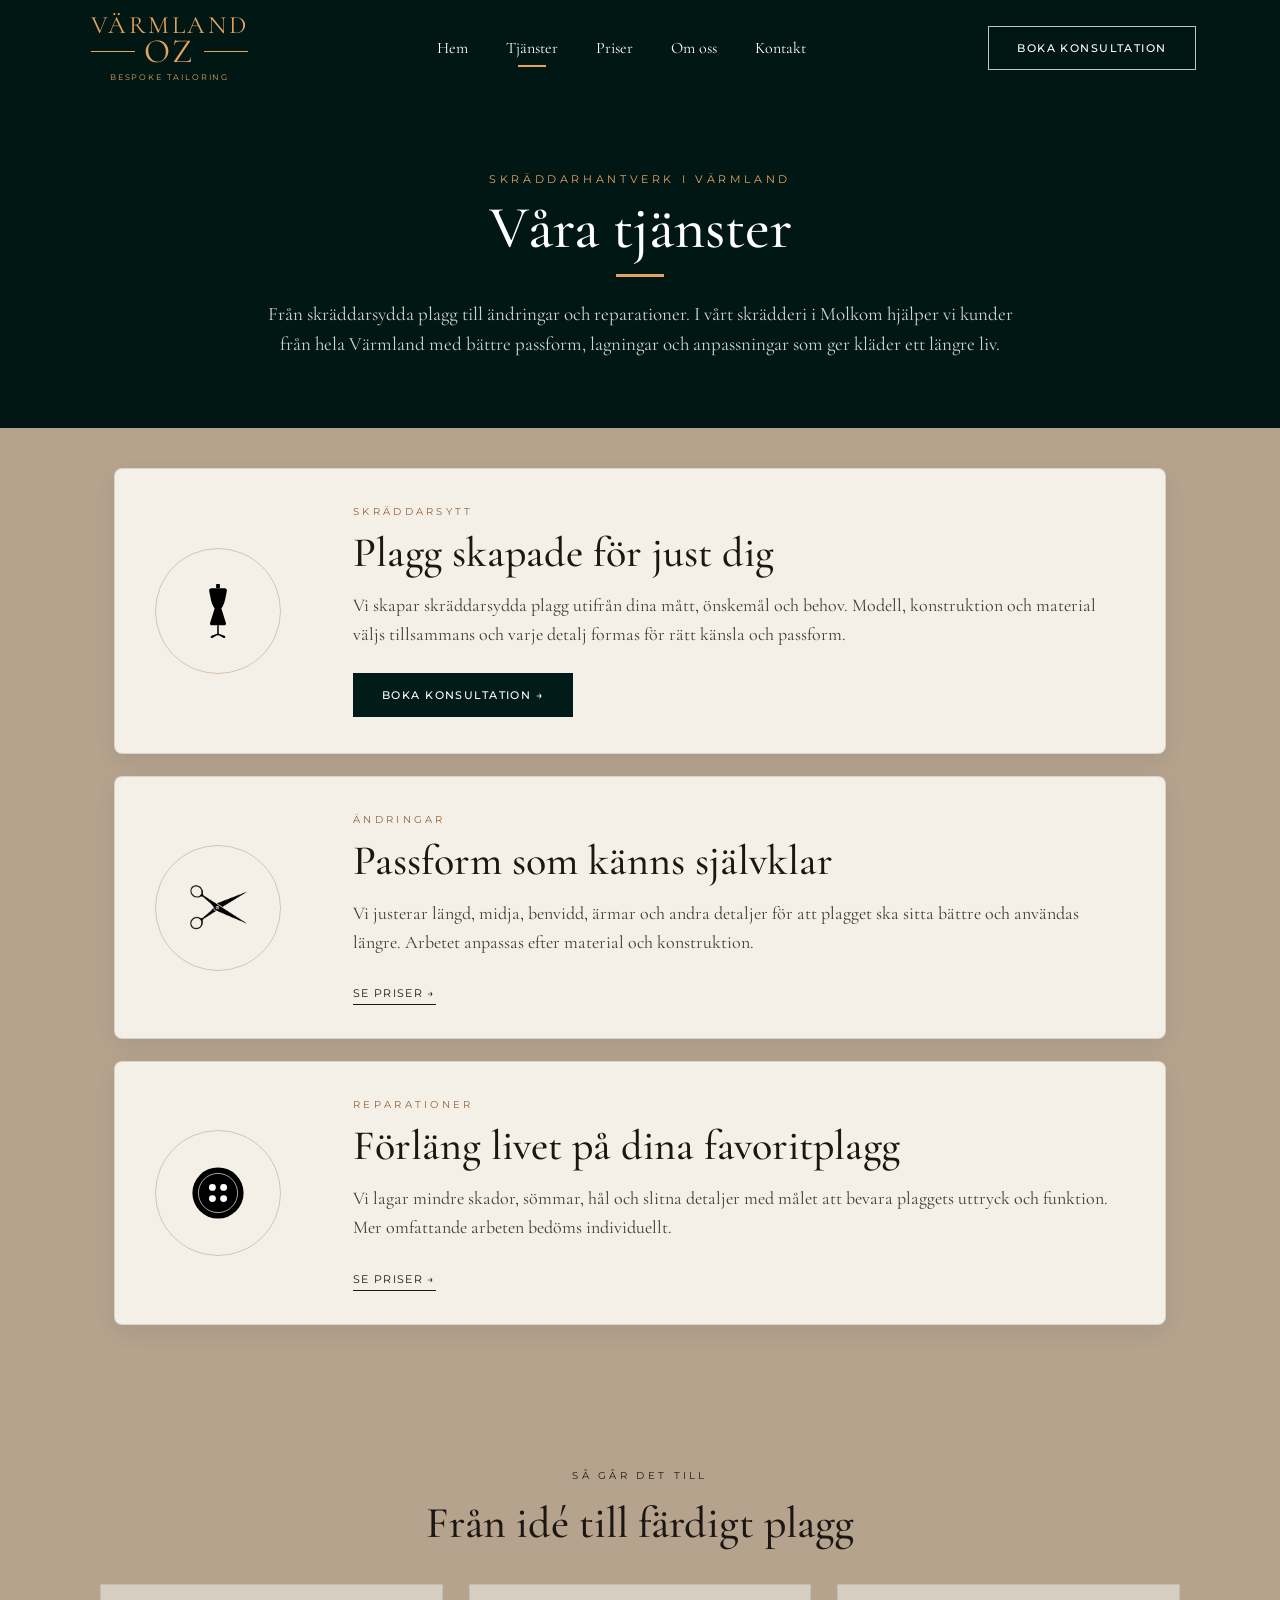
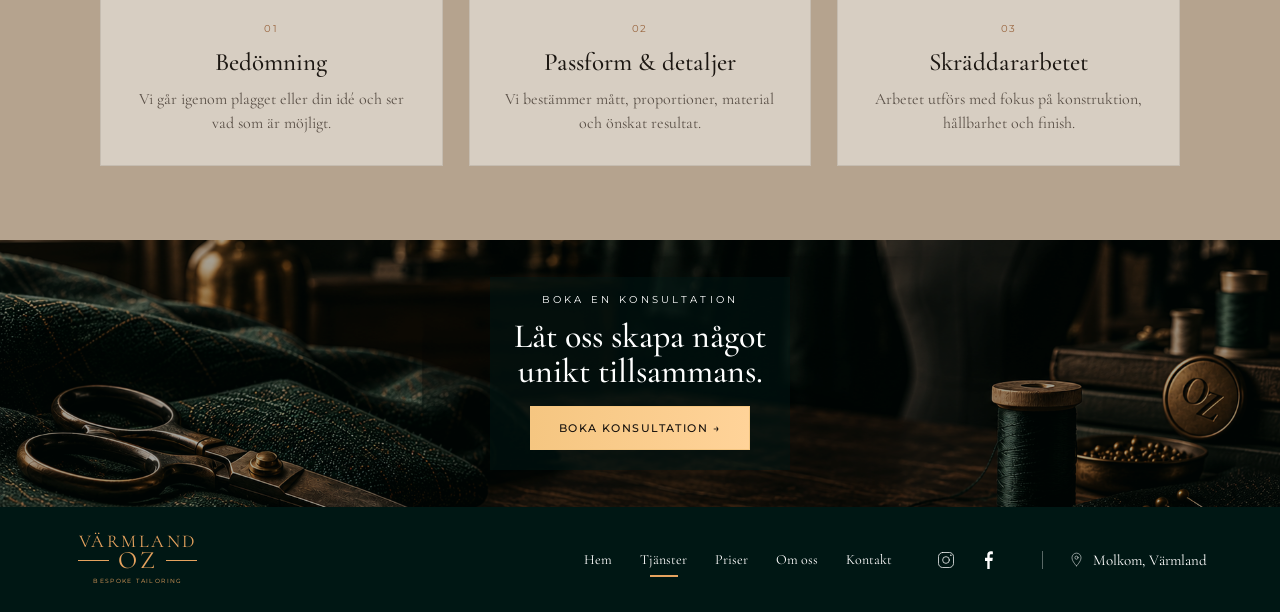
<file: tjanster.html>
<!doctype html>
<html lang="sv">
<head>
  <meta charset="utf-8" />
  <meta name="viewport" content="width=device-width, initial-scale=1" />
<meta name="description" content="Skräddartjänster i Molkom, Värmland. Värmland OZ erbjuder skräddarsytt, klädändringar och reparationer för bättre passform och längre liv på dina plagg." />
<title>Skräddartjänster i Värmland | Ändringar & reparationer | Värmland OZ</title>
  <link rel="preconnect" href="https://fonts.googleapis.com">
  <link rel="preconnect" href="https://fonts.gstatic.com" crossorigin>
  <link href="https://fonts.googleapis.com/css2?family=Cormorant+Garamond:wght@400;500;600&family=Montserrat:wght@400;500;600&display=swap" rel="stylesheet">
  <link rel="stylesheet" href="styles.css?v=16" />
</head>
<body class="services-page">
<header class="site-header">
  <a class="brand" href="index.html" aria-label="Värmland OZ startsida">
    <span class="brand-top">VÄRMLAND</span><span class="brand-main"><i></i>OZ<i></i></span><span class="brand-sub">BESPOKE TAILORING</span>
  </a>
  <nav class="desktop-nav" aria-label="Huvudmeny">
    <a href="index.html" data-i18n="nav.home">Hem</a>
    <a class="active" href="tjanster.html" data-i18n="nav.services">Tjänster</a>
    <a href="priser.html" data-i18n="nav.prices">Priser</a>
    <a href="index.html#about" data-i18n="nav.about">Om oss</a>
    <a href="index.html#contact" data-i18n="nav.contact">Kontakt</a>
  </nav>
  <div class="header-actions"><div class="language-switcher">
  <button class="language" type="button" aria-label="Byt språk" aria-haspopup="true" aria-expanded="false">
    <img class="globe-icon" src="assets/icons/globe.svg" alt="">
    <img class="flag-icon current-flag" src="assets/icons/flag-se.svg" alt="">
    <span class="current-lang">SV</span>
    <img class="chevron-icon" src="assets/icons/chevron-down.svg" alt="">
  </button>
  <div class="language-menu" role="menu" hidden>
    <button type="button" data-lang="sv"><img src="assets/icons/flag-se.svg" alt=""><span>Svenska</span><small>SV</small></button>
    <button type="button" data-lang="en"><img src="assets/icons/flag-gb.svg" alt=""><span>English</span><small>EN</small></button>
    <button type="button" data-lang="ru"><img src="assets/icons/flag-ru.svg" alt=""><span>Русский</span><small>RU</small></button>
  </div>
</div>
<a class="btn btn-outline desktop-book" href="https://script.google.com/macros/s/AKfycbz18TA--YGLsG0kHbS173jrMC9ok10OTdBmJp885Dc12YzWjy7zMIn8ZKbf1NQsIA8Z/exec" data-i18n="nav.book">Boka konsultation</a>    <button class="menu-toggle" type="button" aria-label="Öppna meny" aria-expanded="false"><span></span><span></span><span></span></button>
  </div>
</header>
<aside class="mobile-menu" aria-hidden="true">
  <div class="mobile-menu-top">
    <a class="brand brand-small" href="index.html"><span class="brand-top">VÄRMLAND</span><span class="brand-main"><i></i>OZ<i></i></span><span class="brand-sub">BESPOKE TAILORING</span></a>
    <button class="menu-close" type="button" aria-label="Stäng meny">×</button>
  </div>
  <nav><a href="index.html" data-i18n="nav.home">Hem</a><a class="active" href="tjanster.html" data-i18n="nav.services">Tjänster</a><a href="priser.html" data-i18n="nav.prices">Priser</a><a href="index.html#about" data-i18n="nav.about">Om oss</a><a href="index.html#contact" data-i18n="nav.contact">Kontakt</a></nav>
  <hr><div class="language-switcher mobile-language-switcher">
  <button class="language" type="button" aria-label="Byt språk" aria-haspopup="true" aria-expanded="false">
    <img class="globe-icon" src="assets/icons/globe.svg" alt="">
    <img class="flag-icon current-flag" src="assets/icons/flag-se.svg" alt="">
    <span class="current-lang">SV</span>
    <img class="chevron-icon" src="assets/icons/chevron-down.svg" alt="">
  </button>
  <div class="language-menu" role="menu" hidden>
    <button type="button" data-lang="sv"><img src="assets/icons/flag-se.svg" alt=""><span>Svenska</span><small>SV</small></button>
    <button type="button" data-lang="en"><img src="assets/icons/flag-gb.svg" alt=""><span>English</span><small>EN</small></button>
    <button type="button" data-lang="ru"><img src="assets/icons/flag-ru.svg" alt=""><span>Русский</span><small>RU</small></button>
  </div>
</div>
  <a class="btn btn-gold" href="index.html#contact" data-i18n="nav.bookArrow">Boka konsultation →</a>
<div class="socials">
  <a href="https://www.instagram.com/ozseamstress?stkn=aGR5ODV6bmNsZjZr"
     target="_blank"
     rel="noopener noreferrer"
     aria-label="Instagram">
    <img src="assets/icons/instagram.svg" alt="">
  </a>

  <a href="https://www.facebook.com/p/V%C3%A4rmland-OZ-61594386689216/"
     target="_blank"
     rel="noopener noreferrer"
     aria-label="Facebook">
    <img src="assets/icons/facebook.svg" alt="">
  </a>
</div>  <p class="location"><img src="assets/icons/location-pin.svg" alt=""><span>Molkom, Värmland</span></p>
</aside>
<div class="menu-backdrop" hidden></div>

<main>
  <section class="subpage-hero services-hero">
    <p class="eyebrow" data-i18n="servicesPage.eyebrow">SKRÄDDARHANTVERK I VÄRMLAND</p>
    <h1 data-i18n="servicesPage.title">Våra tjänster</h1>
    <div class="gold-rule"></div>
<p data-i18n="servicesPage.intro">Från skräddarsydda plagg till ändringar och reparationer. I vårt skrädderi i Molkom hjälper vi kunder från hela Värmland med bättre passform, lagningar och anpassningar som ger kläder ett längre liv.</p>  </section>

  <section class="service-detail-list">
    <article class="service-detail featured" id="skraddarsytt">
      <div class="detail-icon"><img src="assets/icons/mannequin.svg" alt=""></div>
      <div class="detail-copy">
        <p class="eyebrow dark" data-i18n="service.custom">SKRÄDDARSYTT</p>
        <h2 data-i18n="servicesPage.customTitle">Plagg skapade för just dig</h2>
        <p data-i18n="servicesPage.customText">Vi skapar skräddarsydda plagg utifrån dina mått, önskemål och behov. Modell, konstruktion och material väljs tillsammans och varje detalj formas för rätt känsla och passform.</p>
<a class="btn btn-dark" href="https://script.google.com/macros/s/AKfycbz18TA--YGLsG0kHbS173jrMC9ok10OTdBmJp885Dc12YzWjy7zMIn8ZKbf1NQsIA8Z/exec" data-i18n="servicesPage.consult">Boka konsultation →</a>      </div>
    </article>

    <article class="service-detail" id="andringar">
      <div class="detail-icon"><img src="assets/icons/scissors.svg" alt=""></div>
      <div class="detail-copy">
        <p class="eyebrow dark" data-i18n="service.alter">ÄNDRINGAR</p>
        <h2 data-i18n="servicesPage.alterTitle">Passform som känns självklar</h2>
        <p data-i18n="servicesPage.alterText">Vi justerar längd, midja, benvidd, ärmar och andra detaljer för att plagget ska sitta bättre och användas längre. Arbetet anpassas efter material och konstruktion.</p>
        <a class="text-link" href="priser.html" data-i18n="servicesPage.prices">Se priser →</a>
      </div>
    </article>

    <article class="service-detail" id="reparationer">
      <div class="detail-icon"><img src="assets/icons/button.svg" alt=""></div>
      <div class="detail-copy">
        <p class="eyebrow dark" data-i18n="service.repair">REPARATIONER</p>
        <h2 data-i18n="servicesPage.repairTitle">Förläng livet på dina favoritplagg</h2>
        <p data-i18n="servicesPage.repairText">Vi lagar mindre skador, sömmar, hål och slitna detaljer med målet att bevara plaggets uttryck och funktion. Mer omfattande arbeten bedöms individuellt.</p>
        <a class="text-link" href="priser.html" data-i18n="servicesPage.prices">Se priser →</a>
      </div>
    </article>
  </section>

  <section class="service-process">
    <p class="eyebrow dark" data-i18n="servicesPage.processEyebrow">SÅ GÅR DET TILL</p>
    <h2 data-i18n="servicesPage.processTitle">Från idé till färdigt plagg</h2>
    <div class="process-grid">
      <div><span>01</span><h3 data-i18n="servicesPage.step1">Bedömning</h3><p data-i18n="servicesPage.step1Text">Vi går igenom plagget eller din idé och ser vad som är möjligt.</p></div>
      <div><span>02</span><h3 data-i18n="servicesPage.step2">Passform & detaljer</h3><p data-i18n="servicesPage.step2Text">Vi bestämmer mått, proportioner, material och önskat resultat.</p></div>
      <div><span>03</span><h3 data-i18n="servicesPage.step3">Skräddararbetet</h3><p data-i18n="servicesPage.step3Text">Arbetet utförs med fokus på konstruktion, hållbarhet och finish.</p></div>
    </div>
  </section>

  <section class="booking service-booking">
    <div class="booking-overlay"></div>
    <div class="booking-copy">
      <p class="eyebrow" data-i18n="booking.eyebrow">BOKA EN KONSULTATION</p>
      <h2 data-i18n-html="booking.title">Låt oss skapa något<br>unikt tillsammans.</h2>
<a class="btn btn-gold" href="https://script.google.com/macros/s/AKfycbz18TA--YGLsG0kHbS173jrMC9ok10OTdBmJp885Dc12YzWjy7zMIn8ZKbf1NQsIA8Z/exec" data-i18n="nav.bookArrow">Boka konsultation →</a>    </div>
  </section>
</main>

<footer class="footer">
  <a class="brand brand-small" href="index.html"><span class="brand-top">VÄRMLAND</span><span class="brand-main"><i></i>OZ<i></i></span><span class="brand-sub">BESPOKE TAILORING</span></a>
  <nav><a href="index.html" data-i18n="nav.home">Hem</a><a class="active" href="tjanster.html" data-i18n="nav.services">Tjänster</a><a href="priser.html" data-i18n="nav.prices">Priser</a><a href="index.html#about" data-i18n="nav.about">Om oss</a><a href="index.html#contact" data-i18n="nav.contact">Kontakt</a></nav>
<div class="socials">
  <a href="https://www.instagram.com/ozseamstress?stkn=aGR5ODV6bmNsZjZr"
     target="_blank"
     rel="noopener noreferrer"
     aria-label="Instagram">
    <img src="assets/icons/instagram.svg" alt="">
  </a>

  <a href="https://www.facebook.com/p/V%C3%A4rmland-OZ-61594386689216/"
     target="_blank"
     rel="noopener noreferrer"
     aria-label="Facebook">
    <img src="assets/icons/facebook.svg" alt="">
  </a>
</div>  <p class="location"><img src="assets/icons/location-pin.svg" alt=""><span>Molkom, Värmland</span></p>
</footer>
<script src="script.js?v=16"></script>
</body>
</html>
</file>
<file: styles.css>
:root{
  --green:#001b18;
  --green-2:#002621;
  --cream:#f4f0e7;
  --ink:#1c1712;
  --gold:#e6a35f;
  --gold-light:#f5c681;
  --line:rgba(31,23,16,.18);
  --serif:"Cormorant Garamond", Georgia, serif;
  --sans:"Montserrat", Arial, sans-serif;
}
*{box-sizing:border-box}
html{scroll-behavior:smooth}
body{margin:0;background:var(--cream);color:var(--ink);font-family:var(--serif);font-size:18px}
a{color:inherit;text-decoration:none}
img{display:block;max-width:100%}
button{font:inherit}
.site-header{height:96px;position:absolute;z-index:30;top:0;left:0;right:0;padding:20px 6.6%;display:flex;align-items:center;justify-content:space-between;color:white}
.brand{display:inline-flex;min-width:170px;flex-direction:column;align-items:center;color:var(--gold);line-height:.86;letter-spacing:.14em;font-family:var(--serif)}
.brand-top{font-size:25px}.brand-main{font-size:34px;display:flex;align-items:center;gap:9px}.brand-main i{width:44px;height:1px;background:currentColor;display:block}.brand-sub{font-family:var(--sans);font-size:8px;letter-spacing:.23em;margin-top:8px}
.brand-small{min-width:130px}.brand-small .brand-top{font-size:18px}.brand-small .brand-main{font-size:25px}.brand-small .brand-main i{width:31px}.brand-small .brand-sub{font-size:6px}
.desktop-nav{display:flex;gap:38px;font-size:16px}.desktop-nav a{position:relative}.desktop-nav a.active::after,.footer nav a.active::after{content:"";position:absolute;left:0;right:0;bottom:-9px;margin:auto;width:28px;height:2px;background:var(--gold)}
.header-actions{display:flex;align-items:center;gap:22px}.language{border:0;background:transparent;color:white;cursor:pointer;font-size:16px}.btn{display:inline-flex;align-items:center;justify-content:center;min-height:44px;padding:0 28px;border:1px solid currentColor;font-family:var(--sans);font-size:11px;font-weight:500;letter-spacing:.13em;text-transform:uppercase;white-space:nowrap}.btn-gold{background:linear-gradient(90deg,var(--gold-light),#ffd399);border-color:var(--gold-light);color:#16110d}.btn-outline{color:#fff;border-color:rgba(255,255,255,.75);background:transparent}.btn-dark{background:var(--green);color:#fff;border-color:var(--green)}
.menu-toggle{display:none;width:42px;height:38px;border:0;background:none;padding:5px;flex-direction:column;justify-content:space-around}.menu-toggle span{display:block;height:2px;background:var(--gold);width:100%}
.hero{min-height:490px;background:radial-gradient(circle at 67% 25%,rgba(10,65,57,.55),transparent 38%),linear-gradient(135deg,#001b18 0%,#00110f 64%,#00241f 100%);color:white;display:grid;grid-template-columns:1.05fr .95fr;position:relative;overflow:hidden;padding:126px 6.8% 34px}
.hero::before{content:"";position:absolute;inset:0;opacity:.32;background-image:repeating-linear-gradient(118deg,transparent 0 5px,rgba(255,255,255,.025) 5px 6px)}
.hero-copy{z-index:2;max-width:550px}.eyebrow{margin:0 0 14px;font-family:var(--sans);font-size:13px;letter-spacing:.33em}.hero h1{font-weight:500;line-height:.98;font-size:58px;margin:0 0 20px}.gold-rule{width:48px;height:3px;background:var(--gold);margin:16px 0}.lead{font-size:19px;line-height:1.4;max-width:470px;margin:0 0 20px}.hero-buttons{display:flex;gap:18px}.hero-buttons .btn{min-width:185px}.values{font-family:var(--sans);font-size:11px;letter-spacing:.23em;margin-top:25px}.values b{color:var(--gold);padding:0 14px}
.hero-art{position:relative;z-index:1}.fabric-glow{position:absolute;inset:-50px -90px -40px -40px;background:radial-gradient(ellipse at center,rgba(17,81,71,.45),transparent 63%);transform:rotate(-8deg)}.tag-image{position:absolute;width:360px;right:11%;top:-42px;filter:drop-shadow(0 18px 18px rgba(0,0,0,.55));transform:rotate(-3deg)}.medallion{position:absolute;width:135px;right:-2%;bottom:62px;filter:drop-shadow(0 8px 10px rgba(0,0,0,.4))}
.services{background:#f7f3eb;display:grid;grid-template-columns:repeat(3,1fr);padding:26px 6.5% 24px}.services article{text-align:center;padding:0 42px;position:relative}.services article+article{border-left:1px solid var(--line)}.service-icon{font-size:48px;line-height:1;height:58px}.services h2{font-size:22px;font-weight:500;margin:8px 0 1px}.services p{margin:0;font-size:17px;line-height:1.12}.services article>a{font-size:24px;display:inline-block;margin-top:11px}
.about{display:grid;grid-template-columns:1.04fr 1fr;min-height:300px;background:#f6f1e7}.about-image{overflow:hidden}.about-image img{width:100%;height:100%;object-fit:cover}.about-copy{padding:42px 5.5% 20px}.eyebrow.dark{color:#211a14;font-size:10px}.about-copy h2{font-size:46px;line-height:1;margin:6px 0 15px;font-weight:500}.about-text-row{display:flex;gap:38px;align-items:flex-start;margin:28px 0 20px}.about-text-row p{font-size:17px}.about-text-row blockquote{border-left:1px solid #aaa;padding:4px 0 4px 28px;margin:0;font-size:19px;font-style:italic;max-width:180px}.about-copy .btn{font-size:10px}
.prices{display:grid;grid-template-columns:repeat(5,1fr);padding:20px 5.8% 18px;background:#f8f4ec;align-items:start;gap:0}.price-item{text-align:center;padding:0 18px;min-height:87px}.price-item+.price-item{border-left:1px solid var(--line)}.price-item span{display:block;font-size:15px;min-height:34px}.price-item small{font-size:11px}.price-item strong{display:block;font-weight:500;font-size:24px;margin-top:8px}.price-link{grid-column:5;justify-self:end;margin-top:12px;color:#231a13;border-color:#9d958b}
.booking{height:267px;position:relative;background:url('assets/cta-desktop-v2.png') center/cover no-repeat;color:white;display:flex;align-items:center;justify-content:center;overflow:hidden}.booking-overlay{position:absolute;inset:0;background:rgba(0,13,11,.35)}.booking-copy{position:relative;text-align:center;background:rgba(1,24,21,.48);padding:16px 24px 20px}.booking-copy .eyebrow{font-size:10px}.booking h2{font-size:34px;line-height:1.02;font-weight:500;margin:6px 0 16px}
.footer{min-height:105px;background:#001714;color:white;padding:22px 5.7%;display:flex;align-items:center;gap:42px}.footer nav{display:flex;gap:28px;font-size:14px;margin-left:auto}.footer nav a{position:relative}.socials{display:flex;gap:18px;font-family:var(--sans);font-weight:600;font-size:22px}.location{font-size:15px;margin:0;border-left:1px solid rgba(255,255,255,.35);padding-left:25px}
.mobile-menu,.menu-backdrop{display:none}

@media(max-width:900px){
  .desktop-nav,.desktop-book{display:none}.menu-toggle{display:flex}.site-header{height:88px;padding:17px 6%}.brand{min-width:145px}.brand-top{font-size:20px}.brand-main{font-size:28px}.brand-main i{width:35px}.brand-sub{font-size:6px}
  .hero{grid-template-columns:1fr;min-height:540px;padding:137px 7% 24px}.hero-copy{max-width:65%;}.hero h1{font-size:49px}.lead{font-size:18px}.hero-art{position:absolute;inset:0}.tag-image{width:280px;right:1%;top:119px}.medallion{width:104px;right:1%;bottom:91px}.services article{padding:0 18px}.about-copy{padding:34px 5%}.about-copy h2{font-size:40px}.prices{padding-left:2%;padding-right:2%}.price-item{padding:0 8px}.footer{gap:20px}.footer nav{gap:16px}
}

@media(max-width:650px){
  body{font-size:16px}.site-header{position:absolute;padding:16px 7%;}.header-actions{gap:10px}.language{font-size:16px}.menu-toggle{width:38px}
  .hero{min-height:542px;padding:150px 7% 16px;display:block;background:radial-gradient(circle at 78% 25%,rgba(13,80,69,.55),transparent 42%),linear-gradient(135deg,#001b18,#00100e 70%)}.hero-copy{max-width:100%;position:relative;z-index:4}.hero .eyebrow{font-size:11px;max-width:175px;line-height:1.45}.hero h1{font-size:42px;line-height:.95;max-width:295px}.hero .gold-rule{width:48px;height:3px;margin:13px 0}.lead{font-size:17px;line-height:1.15;max-width:230px;margin-bottom:15px}.hero-buttons{display:grid;gap:8px;width:265px}.hero-buttons .btn{height:42px}.values{font-size:9px;letter-spacing:.17em;white-space:nowrap;margin-top:18px}.values b{padding:0 6px}.tag-image{width:200px;right:-12px;top:130px;transform:rotate(-6deg)}.medallion{width:84px;right:-2px;bottom:90px}
  .services{grid-template-columns:repeat(3,1fr);padding:24px 4px 21px}.services article{padding:0 8px}.services article+article{border-left:1px solid var(--line)}.service-icon{font-size:38px;height:47px}.services h2{font-size:15px}.services p{font-size:13px;line-height:1.15}.services article>a{font-size:20px;margin-top:7px}
  .about{grid-template-columns:1fr 1fr;min-height:270px}.about-image img{object-position:center}.about-copy{padding:20px 16px}.eyebrow.dark{font-size:8px;line-height:1.5}.about-copy h2{font-size:32px;line-height:.95;margin-top:6px}.about-copy .gold-rule{width:38px;height:2px;margin:12px 0}.about-text-row{display:block;margin:15px 0 12px}.about-text-row p{font-size:14px;line-height:1.15}.about-text-row blockquote{display:none}.about-copy .btn{padding:0 10px;min-height:38px;font-size:8px;width:100%}
  .prices{display:block;padding:18px 7% 20px}.price-item{min-height:auto;padding:11px 0;display:flex;justify-content:space-between;align-items:flex-end;text-align:left;border-bottom:1px solid var(--line)}.price-item+.price-item{border-left:0}.price-item span{font-size:15px;min-height:0}.price-item strong{font-size:22px;margin:0}.price-link{display:flex;width:230px;margin:16px auto 0;min-height:40px}
  .booking{height:258px;background-position:center}.booking-copy{padding:10px 18px 17px}.booking h2{font-size:31px}.booking .btn{min-height:42px;padding:0 20px}
  .footer{display:grid;grid-template-columns:1fr;justify-items:center;padding:25px 4% 24px;gap:17px}.footer nav{margin:0;gap:16px;font-size:12px}.footer .location{border-left:0;padding:0;font-size:12px}.footer .socials{font-size:20px}
  .mobile-menu{display:flex;position:fixed;z-index:100;inset:0 0 0 auto;width:min(88vw,390px);background:linear-gradient(145deg,#001d19,#00110f 70%);color:#fff;padding:29px 34px 40px;flex-direction:column;transform:translateX(102%);transition:.25s ease;box-shadow:-18px 0 45px rgba(0,0,0,.35)}.mobile-menu.open{transform:translateX(0)}.mobile-menu-top{display:flex;justify-content:space-between;align-items:start}.menu-close{border:0;background:transparent;color:white;font-size:34px;line-height:1;cursor:pointer}.mobile-menu nav{display:flex;flex-direction:column;gap:26px;margin:50px 0 28px;font-size:20px}.mobile-menu nav a.active{color:var(--gold)}.mobile-menu hr{width:100%;border:0;border-top:1px solid rgba(255,255,255,.45)}.mobile-language{align-self:flex-start;margin:12px 0 18px}.mobile-menu .btn{width:100%;min-height:48px}.mobile-menu .socials{justify-content:center;margin:24px 0}.mobile-menu .location{border:0;padding:0;text-align:center}.menu-backdrop{display:block;position:fixed;z-index:90;inset:0;background:rgba(0,0,0,.45)}.menu-backdrop[hidden]{display:none}
}


/* =========================
   V3 IMAGE + ICON SYSTEM
   ========================= */

.hero-art{
  position:relative;
  z-index:1;
  min-height:100%;
  background-image:url('assets/hero-desktop-v2.png') !important;
  background-size:cover !important;
  background-position:center center !important;
  background-repeat:no-repeat !important;
}
.hero-art .fabric-glow,
.hero-art .tag-image,
.hero-art .medallion{
  display:none !important;
}

.booking{
  background-image:url('assets/cta-desktop-v2.png') !important;
  background-size:cover !important;
  background-position:center center !important;
  background-repeat:no-repeat !important;
}

.service-icon{
  display:flex;
  align-items:center;
  justify-content:center;
}
.service-icon img{
  width:48px;
  height:48px;
  object-fit:contain;
}
.language{
  display:inline-flex;
  align-items:center;
  gap:7px;
}
.globe-icon{
  width:17px;
  height:17px;
}
.flag-icon{
  width:22px;
  height:14px;
  border-radius:2px;
  box-shadow:0 0 0 1px rgba(255,255,255,.18);
}
.chevron{
  font-size:14px;
  opacity:.85;
}
.socials a{
  width:24px;
  height:24px;
  display:inline-flex;
  align-items:center;
  justify-content:center;
}
.socials img{
  width:100%;
  height:100%;
  object-fit:contain;
}
.location{
  display:flex;
  align-items:center;
  gap:8px;
}
.location img{
  width:17px;
  height:17px;
  flex:0 0 auto;
}

@media(max-width:650px){
  .hero-art{
    background-image:url('assets/hero-mobile-v2.png') !important;
    background-size:cover !important;
    background-position:center center !important;
  }

  .booking{
    background-image:url('assets/cta-mobile-v2.png') !important;
    background-size:cover !important;
    background-position:center center !important;
  }

  .service-icon img{
    width:38px;
    height:38px;
  }
  .socials a{
    width:22px;
    height:22px;
  }
}


/* =========================
   V4 — CLEAN HERO + REFINED ICONS
   ========================= */
.hero{
  min-height:570px;
  display:block;
  position:relative;
  overflow:hidden;
  padding:132px 6.8% 48px;
  background:#001714;
}
.hero::before{display:none!important}
.hero-media{position:absolute;inset:0;z-index:0;display:block}
.hero-media img{width:100%;height:100%;object-fit:cover;object-position:center center}
.hero-shade{position:absolute;inset:0;z-index:1;background:linear-gradient(90deg,rgba(0,18,16,.88) 0%,rgba(0,18,16,.68) 34%,rgba(0,18,16,.22) 58%,rgba(0,18,16,.05) 100%)}
.hero-copy{position:relative;z-index:2;max-width:550px}
.hero-art,.tag-image,.medallion,.fabric-glow{display:none!important}
.service-icon{height:62px}
.service-icon img{width:56px;height:56px;object-fit:contain}
.services article:nth-child(2) .service-icon img{width:60px;height:60px}
.price-item strong{line-height:1.08}

@media(max-width:900px){
  .hero{min-height:570px;padding:137px 7% 32px}
  .hero-copy{max-width:62%}
  .hero-shade{background:linear-gradient(90deg,rgba(0,18,16,.9) 0%,rgba(0,18,16,.63) 50%,rgba(0,18,16,.12) 100%)}
}
@media(max-width:650px){
  .hero{min-height:620px;padding:148px 7% 24px}
  .hero-copy{max-width:100%}
  .hero-media img{object-position:center center}
  .hero-shade{background:linear-gradient(180deg,rgba(0,17,15,.82) 0%,rgba(0,17,15,.55) 46%,rgba(0,17,15,.18) 100%)}
  .service-icon{height:48px}
  .service-icon img{width:42px;height:42px}
  .services article:nth-child(2) .service-icon img{width:46px;height:46px}
}

/* =========================
   PRICE PAGE
   ========================= */
.price-page{background:#f4f0e7;color:var(--ink)}
.price-page .site-header{position:relative;background:#001714}
.price-hero{background:#001714;color:white;text-align:center;padding:72px 7% 68px}
.price-hero .eyebrow{color:var(--gold);font-size:11px}
.price-hero h1{font-size:58px;font-weight:500;line-height:.95;margin:8px 0 18px}
.price-hero p{max-width:720px;margin:0 auto;font-size:19px;line-height:1.5;color:rgba(255,255,255,.84)}
.price-grid{max-width:1180px;margin:0 auto;padding:64px 5% 42px;display:grid;grid-template-columns:repeat(2,minmax(0,1fr));gap:24px}
.price-card{background:#faf7f0;border:1px solid rgba(38,27,18,.14);padding:34px 34px 30px;box-shadow:0 8px 24px rgba(37,26,16,.04)}
.price-card.featured{grid-column:1/-1;background:#0b2622;color:white;border-color:#183a34;display:grid;grid-template-columns:.78fr 1.22fr;gap:42px;align-items:start}
.price-card h2{font-size:34px;font-weight:500;margin:0 0 22px}
.price-card.featured h2{font-size:42px;color:#fff}
.price-card-intro{font-size:18px;line-height:1.5;margin:0;color:rgba(255,255,255,.8)}
.price-list{margin:0;padding:0;list-style:none}
.price-row{display:flex;justify-content:space-between;gap:28px;padding:14px 0;border-bottom:1px solid rgba(33,24,16,.14);align-items:flex-start}
.price-card.featured .price-row{border-color:rgba(255,255,255,.16)}
.price-row:last-child{border-bottom:0}
.price-name{font-size:18px;line-height:1.25}
.price-value{font-family:var(--sans);font-size:14px;font-weight:500;letter-spacing:.02em;text-align:right;white-space:nowrap;color:#8c5d36}
.price-card.featured .price-value{color:#f5c681}
.price-note{font-size:15px;line-height:1.55;margin:20px 0 0;color:#5f554b}
.price-card.featured .price-note{color:rgba(255,255,255,.72)}
.price-info{max-width:1060px;margin:0 auto 66px;padding:0 5%}
.price-info-box{border-top:1px solid rgba(33,24,16,.18);border-bottom:1px solid rgba(33,24,16,.18);padding:30px 0}
.price-info h2{font-size:32px;font-weight:500;margin:0 0 12px}
.price-info p{font-size:16px;line-height:1.6;margin:7px 0;color:#4d443d}
.price-cta{text-align:center;margin-top:28px}
.price-page .footer nav a.active::after{display:none}
.price-page .footer nav a[href="priser.html"]{color:var(--gold)}

@media(max-width:760px){
  .price-page .site-header{height:88px}
  .price-hero{padding:54px 7% 48px}
  .price-hero h1{font-size:43px}
  .price-hero p{font-size:17px}
  .price-grid{grid-template-columns:1fr;padding:34px 6% 26px;gap:16px}
  .price-card,.price-card.featured{grid-column:auto;display:block;padding:26px 22px}
  .price-card h2,.price-card.featured h2{font-size:30px;margin-bottom:15px}
  .price-card-intro{font-size:16px;margin-bottom:18px}
  .price-row{gap:18px;padding:12px 0}
  .price-name{font-size:16px}
  .price-value{font-size:12px;white-space:normal;max-width:44%}
  .price-info{margin-bottom:46px;padding:0 6%}
}


/* =========================================================
   V5 — LANGUAGE, HERO POSITION, SERVICES PAGE, ICON REFINEMENT
   ========================================================= */

/* Cleaner, quieter header area over the hero */
.site-header::before{
  content:"";
  position:absolute;
  inset:0;
  z-index:-1;
  pointer-events:none;
  background:linear-gradient(90deg,rgba(0,18,16,.18) 0%,rgba(0,18,16,.24) 48%,rgba(0,18,16,.72) 100%);
}
.hero-media img{
  object-position:center 18% !important;
}

/* Working language dropdown */
.language-switcher{position:relative;z-index:50}
.language{
  min-height:38px;
  padding:6px 8px;
  border-radius:2px;
  display:inline-flex;
  align-items:center;
  gap:8px;
  transition:background .18s ease;
}
.language:hover,.language[aria-expanded="true"]{background:rgba(255,255,255,.08)}
.globe-icon{width:17px;height:17px}
.flag-icon{width:25px;height:16px}
.current-lang{font-family:var(--sans);font-size:13px;font-weight:500;letter-spacing:.05em}
.chevron-icon{width:12px;height:12px;transition:transform .18s ease}
.language[aria-expanded="true"] .chevron-icon{transform:rotate(180deg)}
.language-menu{
  position:absolute;
  top:calc(100% + 9px);
  right:0;
  min-width:178px;
  padding:7px;
  background:rgba(0,25,22,.97);
  border:1px solid rgba(255,255,255,.14);
  box-shadow:0 18px 45px rgba(0,0,0,.28);
  backdrop-filter:blur(10px);
}
.language-menu[hidden]{display:none}
.language-menu button{
  width:100%;
  border:0;
  background:transparent;
  color:#fff;
  display:grid;
  grid-template-columns:26px 1fr auto;
  align-items:center;
  gap:9px;
  text-align:left;
  padding:10px 9px;
  cursor:pointer;
  font-family:var(--sans);
  font-size:12px;
}
.language-menu button:hover,.language-menu button.active{background:rgba(255,255,255,.08)}
.language-menu button img{width:24px;height:15px;border-radius:1px}
.language-menu button small{font-size:9px;letter-spacing:.08em;opacity:.55}
.mobile-language-switcher{align-self:flex-start;margin:12px 0 18px}
.mobile-language-switcher .language-menu{left:0;right:auto}

/* More refined service icon proportions */
.service-icon{height:68px}
.service-icon img{width:64px;height:64px}
.services article:nth-child(2) .service-icon img{width:72px;height:64px}
.services article:nth-child(3) .service-icon img{width:58px;height:58px}

/* Services page */
.services-page{background:var(--cream)}
.services-page .site-header{position:relative;background:#001714}
.services-page .site-header::before{display:none}
.subpage-hero{
  background:#001714;
  color:#fff;
  text-align:center;
  padding:76px 7% 70px;
}
.subpage-hero .eyebrow{color:var(--gold);font-size:11px}
.subpage-hero h1{font-size:60px;font-weight:500;line-height:.94;margin:9px 0 18px}
.subpage-hero .gold-rule{margin:0 auto 22px}
.subpage-hero>p:last-child{max-width:760px;margin:0 auto;font-size:19px;line-height:1.55;color:rgba(255,255,255,.82)}

.service-detail-list{max-width:1160px;margin:0 auto;padding:64px 6% 52px}
.service-detail{
  display:grid;
  grid-template-columns:150px 1fr;
  gap:48px;
  align-items:center;
  padding:46px 0;
  border-bottom:1px solid rgba(35,24,16,.16);
}
.service-detail:first-child{padding-top:12px}
.service-detail:last-child{border-bottom:0}
.detail-icon{
  width:126px;height:126px;
  display:flex;align-items:center;justify-content:center;
  border:1px solid rgba(166,106,63,.34);
  border-radius:50%;
}
.detail-icon img{width:72px;height:72px}
.service-detail:nth-child(2) .detail-icon img{width:82px;height:72px}
.detail-copy{max-width:760px}
.detail-copy .eyebrow{font-size:10px;color:#93613e}
.detail-copy h2{font-size:42px;font-weight:500;line-height:1;margin:8px 0 17px}
.detail-copy>p:not(.eyebrow){font-size:18px;line-height:1.6;color:#544b43;margin:0 0 24px}
.text-link{font-family:var(--sans);font-size:11px;letter-spacing:.12em;text-transform:uppercase;border-bottom:1px solid currentColor;padding-bottom:4px}

.service-process{background:#ece6dc;text-align:center;padding:66px 6% 74px}
.service-process h2{font-size:44px;font-weight:500;margin:7px 0 34px}
.process-grid{max-width:1080px;margin:0 auto;display:grid;grid-template-columns:repeat(3,1fr);gap:26px}
.process-grid>div{padding:30px 26px;background:rgba(255,255,255,.46);border:1px solid rgba(45,31,20,.1)}
.process-grid span{font-family:var(--sans);font-size:10px;letter-spacing:.15em;color:#9a6741}
.process-grid h3{font-size:25px;font-weight:500;margin:10px 0 10px}
.process-grid p{font-size:16px;line-height:1.5;color:#5a5047;margin:0}
.services-page .footer nav a.active::after{content:"";}

@media(max-width:900px){
  .hero-media img{object-position:center 10% !important}
  .service-detail{grid-template-columns:110px 1fr;gap:30px}
  .detail-icon{width:100px;height:100px}
}
@media(max-width:650px){
  .site-header::before{background:linear-gradient(180deg,rgba(0,18,16,.66),rgba(0,18,16,.08))}
  .hero-media img{object-position:center top !important}
  .language{gap:6px;padding:5px 6px}
  .flag-icon{width:23px;height:15px}
  .current-lang{font-size:12px}
  .service-icon img{width:46px;height:46px}
  .services article:nth-child(2) .service-icon img{width:52px;height:46px}
  .services article:nth-child(3) .service-icon img{width:44px;height:44px}
  .subpage-hero{padding:54px 7% 49px}
  .subpage-hero h1{font-size:43px}
  .subpage-hero>p:last-child{font-size:17px}
  .service-detail-list{padding:28px 7% 34px}
  .service-detail{display:block;padding:34px 0}
  .detail-icon{width:82px;height:82px;margin-bottom:21px}
  .detail-icon img{width:52px;height:52px}
  .service-detail:nth-child(2) .detail-icon img{width:60px;height:52px}
  .detail-copy h2{font-size:32px}
  .detail-copy>p:not(.eyebrow){font-size:16px}
  .service-process{padding:48px 7% 54px}
  .service-process h2{font-size:34px}
  .process-grid{grid-template-columns:1fr;gap:13px}
}


/* =========================================================
   V7 — OLD DESIGN PRESERVED / REFERENCE ICONS ONLY
   ========================================================= */

/* Preserve the existing Värmland OZ composition and photography.
   Only the three service icons below are intentionally changed. */
.service-icon{
  height:64px !important;
  display:flex !important;
  align-items:center !important;
  justify-content:center !important;
  color:#1b1916 !important;
}

.service-icon img{
  display:block !important;
  object-fit:contain !important;
  width:50px !important;
  height:50px !important;
  filter:none !important;
}

.services article:nth-child(1) .service-icon img{
  width:42px !important;
  height:54px !important;
}

.services article:nth-child(2) .service-icon img{
  width:51px !important;
  height:51px !important;
}

.services article:nth-child(3) .service-icon img{
  width:50px !important;
  height:50px !important;
}

/* Same icons on the dedicated services page. */
.detail-icon{
  color:#1b1916 !important;
}
.detail-icon img{
  filter:none !important;
  object-fit:contain !important;
}
.service-detail:nth-child(1) .detail-icon img{
  width:48px !important;
  height:62px !important;
}
.service-detail:nth-child(2) .detail-icon img{
  width:59px !important;
  height:59px !important;
}
.service-detail:nth-child(3) .detail-icon img{
  width:56px !important;
  height:56px !important;
}

@media(max-width:650px){
  .service-icon{height:54px !important}
  .services article:nth-child(1) .service-icon img{width:36px !important;height:46px !important}
  .services article:nth-child(2) .service-icon img{width:44px !important;height:44px !important}
  .services article:nth-child(3) .service-icon img{width:43px !important;height:43px !important}
}


/* =========================================================
   V8 — HOMEPAGE PRICE TEASER
   Editorial alternative to the old five-column price strip.
   ========================================================= */

.home-price-teaser{
  background:#08241f;
  color:#fff;
  padding:56px 6.5% 58px;
  display:grid;
  grid-template-columns:minmax(300px,.82fr) minmax(470px,1.18fr);
  gap:7%;
  align-items:start;
}

.price-teaser-intro{
  max-width:470px;
  padding-top:6px;
}

.price-teaser-intro .eyebrow{
  color:#d99a59;
  font-size:10px;
  margin-bottom:13px;
}

.price-teaser-intro h2{
  margin:0;
  font-weight:500;
  font-size:43px;
  line-height:1.02;
}

.price-teaser-intro .gold-rule{
  margin:19px 0 20px;
}

.price-teaser-intro>p:not(.eyebrow){
  color:rgba(255,255,255,.72);
  font-size:17px;
  line-height:1.55;
  margin:0 0 27px;
  max-width:430px;
}

.price-teaser-intro .btn{
  min-height:43px;
}

.price-teaser-list{
  border-top:1px solid rgba(255,255,255,.24);
}

.price-teaser-row{
  color:#fff;
  display:grid;
  grid-template-columns:minmax(0,1fr) auto;
  gap:28px;
  align-items:center;
  padding:17px 3px 16px;
  border-bottom:1px solid rgba(255,255,255,.18);
  transition:padding .18s ease, background .18s ease;
}

.price-teaser-row:hover{
  padding-left:12px;
  padding-right:12px;
  background:rgba(255,255,255,.035);
}

.price-teaser-name{
  display:block;
  font-size:18px;
  line-height:1.22;
}

.price-teaser-name small{
  display:block;
  margin-bottom:5px;
  font-family:var(--sans);
  color:#dca66c;
  font-size:8px;
  font-weight:500;
  letter-spacing:.18em;
}

.price-teaser-row strong{
  font-family:var(--sans);
  font-size:13px;
  line-height:1.3;
  font-weight:500;
  color:#f4c382;
  white-space:nowrap;
  text-align:right;
}

.price-teaser-row.featured-price{
  padding-top:21px;
  padding-bottom:21px;
}

.price-teaser-row.featured-price .price-teaser-name{
  font-size:21px;
}

.price-teaser-row.featured-price strong{
  font-size:14px;
}

@media(max-width:900px){
  .home-price-teaser{
    grid-template-columns:.9fr 1.1fr;
    gap:5%;
    padding-left:5%;
    padding-right:5%;
  }
  .price-teaser-intro h2{font-size:37px}
  .price-teaser-name{font-size:16px}
}

@media(max-width:650px){
  .home-price-teaser{
    display:block;
    padding:42px 7% 44px;
  }
  .price-teaser-intro{
    max-width:none;
    margin-bottom:34px;
  }
  .price-teaser-intro h2{
    font-size:35px;
  }
  .price-teaser-intro>p:not(.eyebrow){
    font-size:15px;
    max-width:none;
  }
  .price-teaser-intro .btn{
    width:100%;
  }
  .price-teaser-row{
    grid-template-columns:1fr;
    gap:6px;
    padding:14px 0 13px;
  }
  .price-teaser-row:hover{
    padding-left:0;
    padding-right:0;
    background:transparent;
  }
  .price-teaser-row strong{
    text-align:left;
    font-size:13px;
  }
  .price-teaser-row.featured-price{
    padding-top:17px;
    padding-bottom:17px;
  }
  .price-teaser-row.featured-price .price-teaser-name{
    font-size:19px;
  }
}

/* Värmland OZ — mobilförbättringar oktober 2026 */
.language-switcher, .mobile-language-switcher { display:none !important; }
/* Visa hela motivet i sektionen Bakom Värmland OZ utan beskärning. */
.about-image { background:#102c25; display:flex; align-items:center; justify-content:center; }
.about-image img { display:block; width:100%; height:100%; object-fit:contain !important; object-position:center !important; }
@media(max-width:650px) {
  .hero-media img { object-fit:contain !important; object-position:center center !important; }
  .hero-media { background:#001714; }
  .about-image { min-height:230px; }
  .about-image img { max-height:420px; }
  .price-page .price-list .price-row { display:grid !important; grid-template-columns:minmax(0,1fr) minmax(0,44%) !important; gap:12px !important; align-items:start !important; }
  .price-page .price-list .price-name { min-width:0; overflow-wrap:break-word; }
  .price-page .price-list .price-value { display:block; min-width:0; max-width:none !important; width:100%; text-align:right !important; overflow-wrap:break-word; }
}

/* Värmland OZ — oktober 2026: mobilmeny, taupe och bildlayout */
:root { --oz-taupe:#B5A38E; --cream:#B5A38E; }
html.oz-menu-open, body.oz-menu-open { overflow:hidden !important; }
@media(max-width:900px) {
  .mobile-menu { display:flex !important; position:fixed !important; z-index:10010 !important; top:0; right:0; bottom:0; height:100dvh; max-height:100dvh; overflow-y:auto; overscroll-behavior:contain; visibility:hidden; pointer-events:none; transform:translateX(105%); transition:transform .25s ease,visibility .25s ease; }
  .mobile-menu.open { visibility:visible; pointer-events:auto; transform:translateX(0); }
  .menu-backdrop:not([hidden]) { display:block !important; position:fixed !important; inset:0; z-index:10000 !important; }
  .menu-toggle { position:relative; z-index:2; cursor:pointer; touch-action:manipulation; }
  .menu-close { min-width:44px; min-height:44px; touch-action:manipulation; }
}
/* Enhetlig djup sandtaupe i webbplatsens ljusa sektioner. */
body, .price-page, .services-page, .services, .about, .prices, .service-process, .price-info, .price-content, .price-list-section { background-color:var(--oz-taupe); }
.services, .about, .prices, .service-process { background:var(--oz-taupe) !important; }
/* Sektionen Bakom Värmland OZ: inga tomma mörkgröna band runt bilden. */
.about-image { display:block !important; background:var(--oz-taupe) !important; min-height:0 !important; overflow:hidden; }
.about-image img { width:100% !important; height:100% !important; max-height:none !important; object-fit:cover !important; object-position:50% 50% !important; }
@media(max-width:650px) {
  .about { grid-template-columns:1fr !important; }
  .about-image { height:auto !important; aspect-ratio: 1.4 / 1; }
  .about-image img { width:100% !important; height:100% !important; object-fit:cover !important; object-position:center 50% !important; }
  .about-copy { padding:28px 7% 35px !important; }
}


/* OZ 2026-10-21: stable responsive navigation across ALL narrow desktop widths */
@media (max-width:900px) {
  .site-header { z-index:50; }
  .mobile-menu {
    display:flex !important; flex-direction:column !important;
    position:fixed !important; top:0 !important; right:0 !important; bottom:0 !important; left:auto !important;
    width:min(88vw,390px) !important; height:100vh !important; height:100dvh !important;
    max-height:100dvh !important; padding:24px 28px 30px !important;
    background:#001b18 !important; color:#fff !important;
    z-index:10010 !important; overflow-x:hidden !important; overflow-y:auto !important;
    transform:translate3d(105%,0,0) !important; visibility:hidden !important;
    opacity:0; pointer-events:none !important;
    transition:transform .25s ease,opacity .25s ease,visibility .25s ease !important;
    box-shadow:-12px 0 36px rgba(0,0,0,.3);
  }
  .mobile-menu.open { transform:translate3d(0,0,0) !important; visibility:visible !important; opacity:1 !important; pointer-events:auto !important; }
  .mobile-menu .mobile-menu-top { flex:0 0 auto; width:100%; display:flex; justify-content:space-between; align-items:flex-start; }
  .mobile-menu .brand { min-width:0; flex-shrink:0; }
  .mobile-menu nav { display:flex !important; flex-direction:column !important; align-items:stretch !important; flex:0 0 auto; gap:0 !important; margin:22px 0 16px !important; width:100%; }
  .mobile-menu nav a { display:block !important; padding:11px 0 !important; font-size:20px !important; line-height:1.3 !important; color:white !important; }
  .mobile-menu nav a.active { color:var(--gold) !important; }
  .mobile-menu .btn { display:flex !important; width:100% !important; min-height:48px !important; padding:10px 12px !important; text-align:center; white-space:normal !important; }
  .mobile-menu .socials { margin:16px 0 12px !important; }
  .mobile-menu .location { margin:0 auto !important; padding:0 !important; border:0 !important; }
  .mobile-menu .menu-close { display:block !important; min-width:44px; min-height:44px; flex-shrink:0; color:#fff !important; background:transparent !important; border:0 !important; font-size:32px !important; cursor:pointer; }
  .menu-backdrop:not([hidden]) { display:block !important; position:fixed !important; inset:0 !important; z-index:10000 !important; background:rgba(0,12,10,.65) !important; }
  .menu-backdrop[hidden] { display:none !important; }
}
/* Keep the requested taupe on services, but put text on legible cards */
.services-page .service-detail-list { max-width:1180px; padding:40px 5% 56px; background:#B5A38E; }
.services-page .service-detail {
  background:#F4F0E7 !important; border:1px solid rgba(37,27,18,.13) !important;
  border-radius:8px; margin:0 0 22px !important; padding:36px 40px !important;
  box-shadow:0 8px 22px rgba(32,22,13,.075);
}
.services-page .service-detail .detail-copy > p:not(.eyebrow) { color:#443b32 !important; }
.services-page .service-detail .detail-copy h2 { color:#1c1712 !important; }
@media(max-width:650px){
 .services-page .service-detail-list { padding:20px 4% 34px; }
 .services-page .service-detail { padding:25px 22px !important; margin-bottom:14px !important; }
}
</file>
<file: contact-v11.css>
/* V13 — Kontakt + footer social icons
   Final mobile-first refinement based on approved visual direction. */

/* CONTACT */
.contact-section{
  background:#f4f0e7;
  color:#1c1712;
  padding:64px 6.5%;
}
.contact-inner{
  width:min(100%,900px);
  margin:0 auto;
  text-align:center;
}
.contact-section .eyebrow{
  margin:0 0 10px;
  text-align:center;
}
.contact-section h2{
  margin:0 auto;
  font-size:46px;
  line-height:1.05;
  font-weight:500;
  text-align:center;
}
.contact-section .gold-rule{
  margin:18px auto 25px;
}
.contact-lead{
  max-width:620px;
  margin:0 auto 30px;
  font-size:18px;
  line-height:1.55;
  text-align:center;
}
.contact-details{
  font-family:var(--sans);
  font-size:14px;
  line-height:1.65;
  text-align:center;
}
.contact-details strong{
  display:block;
  margin:0 0 8px;
  font-family:var(--serif);
  font-size:24px;
  line-height:1.2;
  font-weight:600;
}
.contact-details address{
  margin:0;
  font-family:var(--serif);
  font-size:17px;
  line-height:1.55;
  font-style:italic;
}
.contact-map{
  display:inline-block;
  margin:8px 0 22px;
  color:#1c1712;
  border-bottom:1px solid var(--gold);
  line-height:1.4;
}
.contact-lines{
  display:grid;
  grid-template-columns:1fr;
  justify-items:center;
  gap:7px;
  margin:0 auto;
}
.contact-lines > span{
  display:block;
  width:100%;
  text-align:center;
}
.contact-lines a{
  border:0;
}
.contact-actions{
  width:min(100%,760px);
  margin:30px auto 0;
  display:grid;
  grid-template-columns:repeat(3,minmax(0,1fr));
  gap:12px;
}
.contact-actions .btn{
  width:100%;
  min-width:0;
  min-height:50px;
  margin:0;
  padding:14px 16px;
  display:flex;
  align-items:center;
  justify-content:center;
  box-sizing:border-box;
  text-align:center;
  white-space:nowrap;
}
.btn-outline-contact{
  background:transparent;
  color:var(--green);
  border:1px solid var(--green);
}

/* FOOTER SOCIALS — equal optical boxes */
.footer .socials{
  display:flex;
  align-items:center;
  justify-content:center;
  gap:22px;
}
.footer .socials a,
.footer .socials .facebook-social{
  width:26px !important;
  height:26px !important;
  margin:0 !important;
  padding:0 !important;
  border:0 !important;
  border-radius:0 !important;
  display:flex !important;
  align-items:center;
  justify-content:center;
  box-sizing:border-box;
  line-height:0;
}
.footer .socials img{
  display:block;
  margin:0;
  object-fit:contain;
}
/* Instagram keeps its native rounded-square outline */
.footer .socials a[aria-label="Instagram"] img{
  width:23px !important;
  height:23px !important;
}
/* Facebook artwork is optically smaller so its visible mark balances Instagram */
.footer .socials a[aria-label="Facebook"] img,
.footer .socials .facebook-social img{
  width:21px !important;
  height:21px !important;
}

/* MOBILE */
@media(max-width:650px){
  .contact-section{
    padding:42px 22px 48px !important;
  }
  .contact-inner{
    width:100%;
    max-width:430px;
    margin:0 auto;
    text-align:center !important;
  }
  .contact-section .eyebrow{
    margin:0 0 9px !important;
    text-align:center !important;
  }
  .contact-section h2{
    max-width:370px;
    margin:0 auto !important;
    font-size:32px !important;
    line-height:1.08 !important;
    text-align:center !important;
  }
  .contact-section .gold-rule{
    margin:17px auto 22px !important;
  }
  .contact-lead{
    max-width:355px;
    margin:0 auto 27px !important;
    font-size:15px !important;
    line-height:1.55 !important;
    text-align:center !important;
  }
  .contact-details{
    width:100%;
    text-align:center !important;
    font-size:14px;
  }
  .contact-details strong{
    margin:0 0 7px;
    font-size:22px;
  }
  .contact-details address{
    font-size:17px;
    line-height:1.5;
  }
  .contact-map{
    margin:8px 0 21px;
  }
  .contact-lines{
    width:100%;
    display:grid !important;
    grid-template-columns:1fr !important;
    justify-items:center !important;
    gap:7px !important;
    margin:0 auto !important;
  }
  .contact-lines > span{
    display:block !important;
    width:100% !important;
    text-align:center !important;
  }
  .contact-actions{
    width:min(100%,355px) !important;
    margin:27px auto 0 !important;
    display:grid !important;
    grid-template-columns:1fr !important;
    gap:10px !important;
  }
  .contact-actions .btn{
    width:100% !important;
    min-height:50px !important;
    margin:0 !important;
    padding:13px 16px !important;
    box-sizing:border-box !important;
    display:flex !important;
    align-items:center !important;
    justify-content:center !important;
  }
  .footer .socials{
    gap:22px !important;
  }
  .footer .socials a,
  .footer .socials .facebook-social{
    width:26px !important;
    height:26px !important;
  }
  .footer .socials a[aria-label="Instagram"] img{
    width:23px !important;
    height:23px !important;
  }
  .footer .socials a[aria-label="Facebook"] img,
  .footer .socials .facebook-social img{
    width:21px !important;
    height:21px !important;
  }
}

/* Unified contact section taupe */
.contact-section { background:#B5A38E !important; }
</file>
